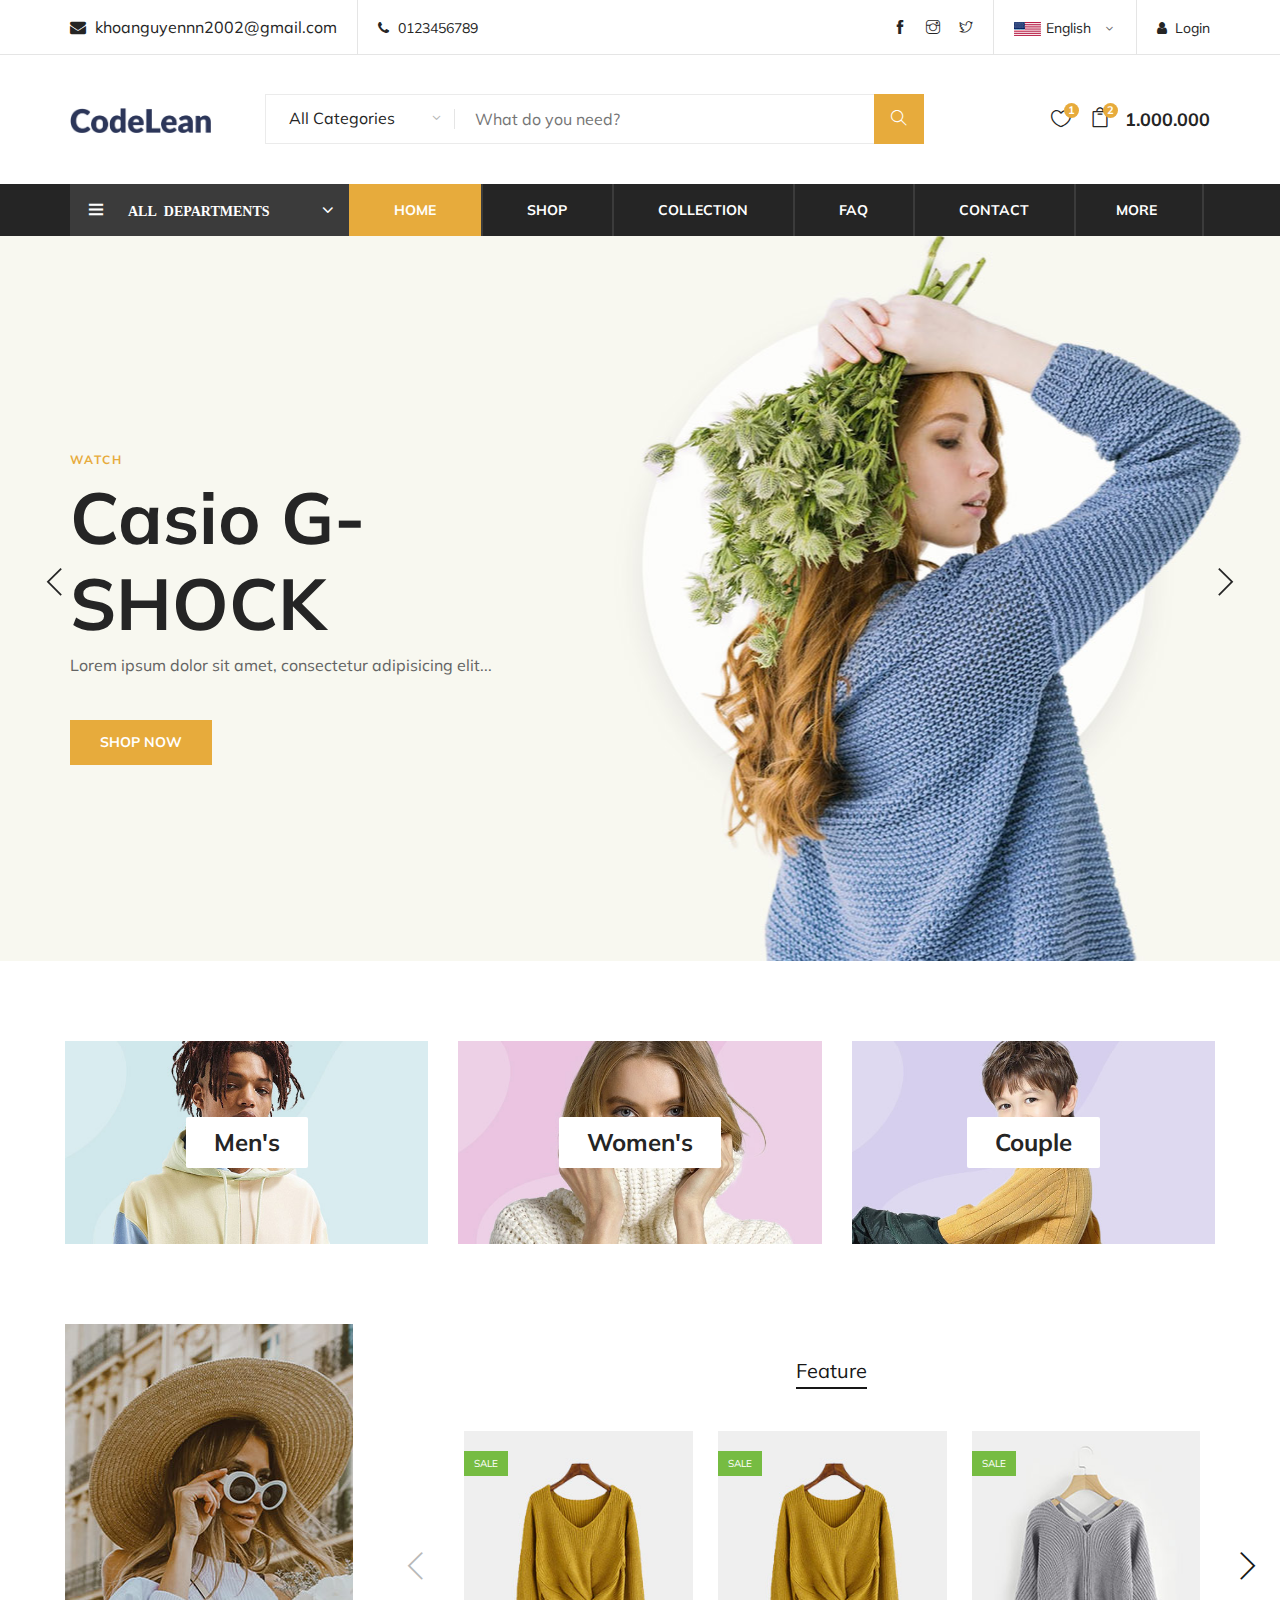
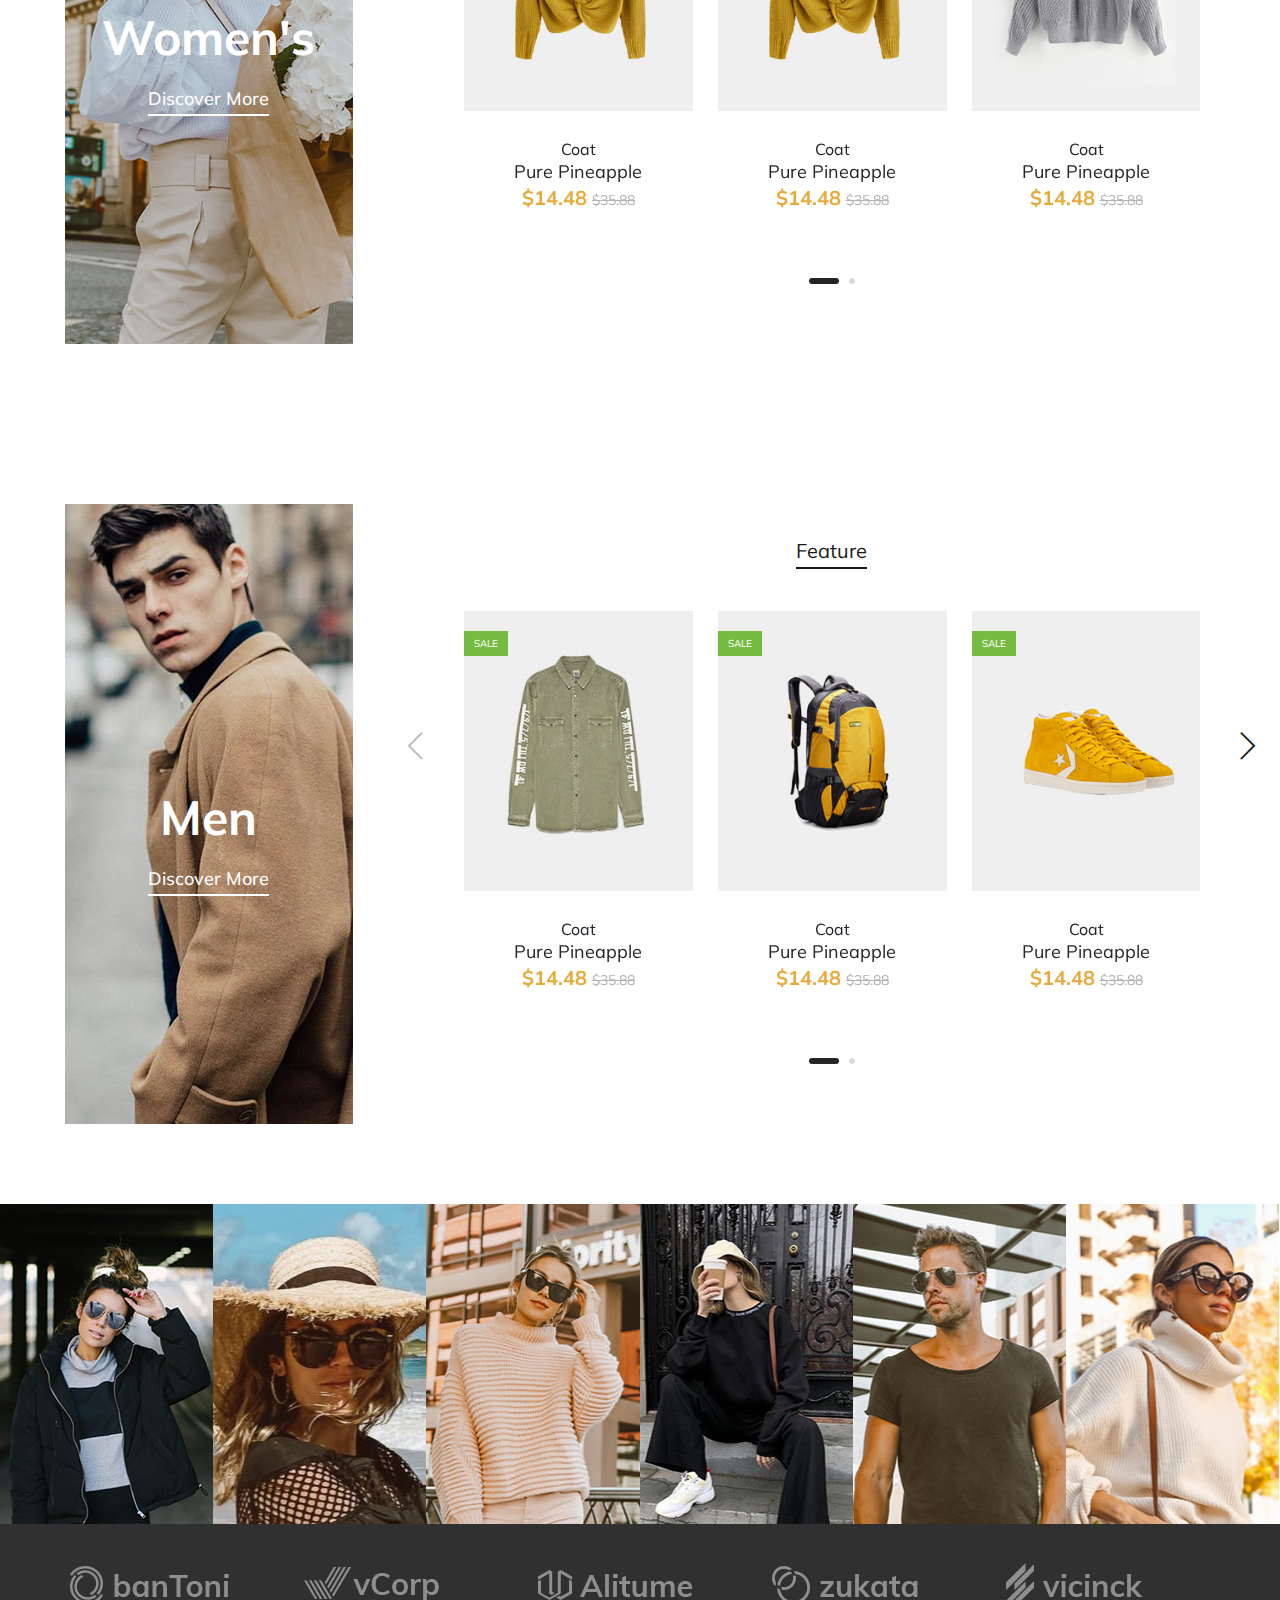
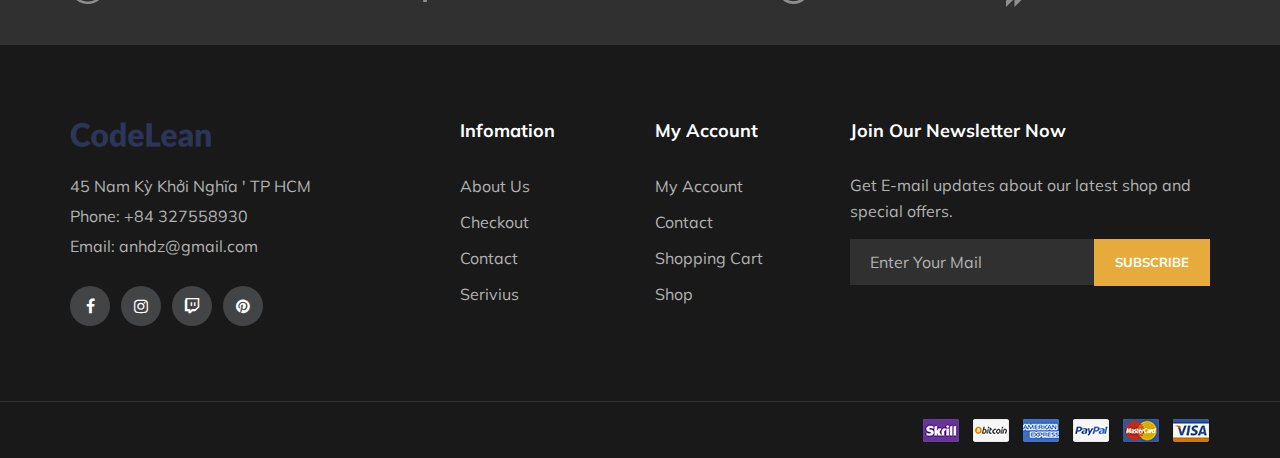
<file: CodeLean.vn DesignWeb Resources/index.html>
<!DOCTYPE html>
<html lang="zxx">

<head>
    <meta charset="UTF-8">
    <meta name="description" content="codelean Template">
    <meta name="keywords" content="codelean, unica, creative, html">
    <meta name="viewport" content="width=device-width, initial-scale=1.0">
    <meta http-equiv="X-UA-Compatible" content="ie=edge">
    <title>CodeLean | Template</title>

    <!-- Google Font -->
    <link href="https://fonts.googleapis.com/css?family=Muli:300,400,500,600,700,800,900&display=swap" rel="stylesheet">

    <!-- Css Styles -->
    <link rel="stylesheet" href="css/bootstrap.min.css" type="text/css">
    <link rel="stylesheet" href="css/font-awesome.min.css" type="text/css">
    <link rel="stylesheet" href="css/themify-icons.css" type="text/css">
    <link rel="stylesheet" href="css/elegant-icons.css" type="text/css">
    <link rel="stylesheet" href="css/owl.carousel.min.css" type="text/css">
    <link rel="stylesheet" href="css/nice-select.css" type="text/css">
    <link rel="stylesheet" href="css/jquery-ui.min.css" type="text/css">
    <link rel="stylesheet" href="css/slicknav.min.css" type="text/css">
    <link rel="stylesheet" href="css/style.css" type="text/css">
</head>

<body>
    <!-- Start coding here -->

     <!-- Page Preloader -->
<div id ="preloader">
    <div class = "loader"></div>
</div>
<!-- Header Section Begin-->
<header class ="header-section">
    <div class ="header-top">
<div class="container"><div class="ht-left">
    <div class="mail-service">
        <i class ="fa fa-envelope"></i>
    khoanguyennn2002@gmail.com
    </div>
    <div class="phone-service">
        <i class ="fa fa-phone"></i>
    0123456789
    </div>
    
    
</div>
<div class="ht-right">
    <a href="login.html" class="login-panel"><i class="fa fa-user"></i>Login</a>
    <div class="lan-selector">
        <select class="language_drop" name="countries" id="countries" style="width: 300px;">
        <option value="yt" data-image="img/flag-1.jpg" data-imagecss="flag yt" data-title="English">
            English

        </option>
        <option value="yt" data-image="img/flag-1.jpg" data-imagecss="flag yt" data-title="Việt Nam">
            Việt Nam

        </option>
    </select>
    </div>
<div class="top-social">
    <a href="#"><i class="ti-facebook"></i></a>
    <a href="#"><i class="ti-instagram"></i></a>
    <a href="#"><i class="ti-twitter"></i></a>
  
    

</div>


</div>


</div>
    </div>
    <div class= "container">
<div class="inner-header">
    <div class="row">
        <div class="col-lg-2 col-md-2">
            <div class="logo"><a href="index.html"><img src="img/logo.png" height="25" alt=""></a>
            </div>
        </div>
        <div class="col-lg-7 col-md-7">
            <div class="advanced-search">
            <button type="button" class="category-btn">All Categories</button>
            <div class="input-group">
                <input type="text" placeholder="What do you need?">
                <button type="button" ><i class="ti-search"></i></button>
            </div>
        </div>
        </div>
        <div class="col-lg-3 col-md-3 text-right">
            <ul class="nav-right">
                <li class="heart-icon">
                    <a href="#"><i class="icon_heart_alt"></i>
                        <span>1</span>
                    </a>
                </li>
                <li class="cart-icon">
                    <a href="#"><i class="icon_bag_alt"></i>
                        <span>2</span>
                    </a>
                    <div class="cart-hover">
                        <div class="select-items">
                            <table>
                            <tbody>
                                <tr>
                                    <td class="si-pic"><img src="Gsockpic/2.jpg" height="100" alt=""></td>
                                     <td class="si-text">
                                    <div class="product-select">
                                        <p>100.000 vnđ x 1</p>
                                        <h6>casio gshock</h6>
                                    </div>
                                </td>
                             <td class="si-close">
                                <i class="si-close"></i>
                             </td>
                             <tr><td class="si-pic"><img src="Gsockpic/2.jpg" height="100" alt=""></td>
                                <td class="si-text">
                                    <div class="product-select">
                                        <p>100.000 vnđ x 1</p>
                                        <h6>casio gshock</h6>
                                    </div>
                                </td>
                             <td class="si-close">
                                <i class="si-close"></i>
                             </td>

                            </tr>

                            </tr> </tbody></table>
                        </div>
                        <div class="selected-total">
                            <span>total:</span>
                            <h5>5.000.000</h5>
                        </div>
                        <div class="select-button">
                            <a href="shopping-cart.html" class="primary-btn view-card">VIEW CART</a>
                            <a href="check-out.html" class="primary-btn check-out">CHECK OUT</a>
                        </div>
                        <li class="cart-price">1.000.000</li>
                    </div>
                </li>
            </ul>
        </div>
    </div>
</div>
    </div>

    <div class="nav-item">
        <div class="container">
            <div class="nav-depart">
                <div class="depart-btn">
                    <i class="ti-menu">
                    <span>All Departments</span>
                    <ul class="depart-hover">
                        <li class="active"><a href="#">Men's watch</a></li>
                        <li><a href="#">Women's watch</a></li>
                        <li><a href="#">Couple watch</a></li>
                    </ul>
                    </i>
                </div>
            </div>
            <nav class="nav-menu mobile-menu">

               <ul>
                <li class="active"><a href="">Home</a></li>
                <li><a href="shop.html">Shop</a></li>
                <li><a href="">Collection</a>
                    <ul class="dropdown">
                       <li><a href="">Series G-SHOCK S</a></li>
                       <li><a href="">MILITARY WATCHES</a></li>
                       <li><a href="">SOLAR POWERED</a></li>
                    </ul>
                </li>
           
                <li><a href="">FAQ</a></li>
                <li><a href="">Contact</a>
                <li><a href="">More</a>
                <ul class="dropdown">
                    <li><a href="">Shopping Cart</a></li>
                    <li><a href="">Checkout</a></li>
                    <li><a href="">Resister</a></li>
                  
                </ul>
                </li>
              
               </ul>
            </nav>
            <div id="mobile-menu-warp"></div>
        </div>
    </div>
</header>
<!-- Header Section End-->

<!-- Hero Section begin-->
<section>
    <div class="hero-section">
        <div class="hero-items owl-carousel">
            <div class="single-hero-items set-bg" data-setbg="img/hero-1.jpg">
                <div class="container">
                    <div class="row">
                        <div class="col-lg-5">
                            <span>
                               watch
                            </span>
                            <h1>Casio G-SHOCK</h1>
                            <p>
                                Lorem ipsum dolor sit amet, consectetur adipisicing elit...
                            </p>
                            <a href="#" class="primary-btn">Shop Now</a>
                        </div>
                    </div>
                  
                </div>
            </div>
            <div class="single-hero-items set-bg" data-setbg="img/hero-2.jpg">
                <div class="container">
                    <div class="row">
                        <div class="col-lg-5">
                            <span>
                                watch
                             </span>
                             <h1>Casio G-SHOCK</h1>
                            <p>
                                Lorem ipsum dolor sit amet, consectetur adipisicing elit...
                            </p>
                            <a href="#" class="primary-btn">Shop Now</a>
                        </div>
                    </div>
                
                </div>
            </div>
        </div>
    </div>
</section>
<!-- Hero Section end-->
<!-- Banner Section begin-->
<div class="banner-section spad">
    <div class="container-fluid">
        <div class="row">
            <div class="col-lg-4">
                <div class="single-banner">
                    <img src="img/banner-1.jpg" alt="">
                    <div class="inner-text">
                        <h4>Men's</h4>
                    </div>
                </div>
            </div>
            <div class="col-lg-4">
                <div class="single-banner">
                    <img src="img/banner-2.jpg" alt="">
                    <div class="inner-text">
                        <h4>Women's</h4>
                    </div>
                </div>
            </div>
            <div class="col-lg-4">
                <div class="single-banner">
                    <img src="img/banner-3.jpg" alt="">
                    <div class="inner-text">
                        <h4>Couple</h4>
                    </div>
                </div>
            </div>
        </div>
    </div>
</div>
<!-- Banner Section end-->
<!-- Women Banner Section begin-->
<section class="women-banner spad">
    <div class="container-fluid">
        <div class="row">
            <div class="col-lg-3">
                <div class="product-large set-bg" data-setbg="img/products/women-large.jpg">
                    <h2>Women's</h2>
                    <a href="#">Discover More</a>
                </div>
            </div>
            <div class="col-lg-8 offset-lg-1">
                <div class="filter-control">
                    <ul>
                        <li class="active">Feature</li>
                     
                    </ul>
                </div>
                <div class="product-slider owl-carousel">
                    <div class="product-item">
                        <div class="pi-pic">
                            <img src="img/products/women-1.jpg" alt="">
                            <div class="sale">Sale</div>
                            <div class="icon">
                                <i class="icon_hert_alt"></i>
                            </div>
                            <ul>
                                <li class="w-icon active"><a href=""><i class="icon_bag_alt"></i></a></li>
                                <li class="quick-view"><a href="product.html">+ Quick View</a></li>
                                <li class="w-icon"><a href=""><i class="fa fa-ramdom"></i></a></li>
                            </ul>
                        </div>
                        <div class="pi-text">
                            <div class="caragory-name">Coat</div>
                            <a href="">
                                <h5>
                                    Pure Pineapple
                                </h5>
                            </a>
                            <div class="product-price">
                                $14.48
                                <span>$35.88</span>
                            </div>
                        </div>
                    </div>
                    <div class="product-item">
                        <div class="pi-pic">
                            <img src="img/products/women-1.jpg" alt="">
                            <div class="sale">Sale</div>
                            <div class="icon">
                                <i class="icon_hert_alt"></i>
                            </div>
                            <ul>
                                <li class="w-icon active"><a href=""><i class="icon_bag_alt"></i></a></li>
                                <li class="quick-view"><a href="product.html">+ Quick View</a></li>
                                <li class="w-icon"><a href=""><i class="fa fa-ramdom"></i></a></li>
                            </ul>
                        </div>
                        <div class="pi-text">
                            <div class="caragory-name">Coat</div>
                            <a href="">
                                <h5>
                                    Pure Pineapple
                                </h5>
                            </a>
                            <div class="product-price">
                                $14.48
                                <span>$35.88</span>
                            </div>
                        </div>
                    </div>
                    <div class="product-item">
                        <div class="pi-pic">
                            <img src="img/products/women-3.jpg" alt="">
                            <div class="sale">Sale</div>
                            <div class="icon">
                                <i class="icon_hert_alt"></i>
                            </div>
                            <ul>
                                <li class="w-icon active"><a href=""><i class="icon_bag_alt"></i></a></li>
                                <li class="quick-view"><a href="product.html">+ Quick View</a></li>
                                <li class="w-icon"><a href=""><i class="fa fa-ramdom"></i></a></li>
                            </ul>
                        </div>
                        <div class="pi-text">
                            <div class="caragory-name">Coat</div>
                            <a href="">
                                <h5>
                                    Pure Pineapple
                                </h5>
                            </a>
                            <div class="product-price">
                                $14.48
                                <span>$35.88</span>
                            </div>
                        </div>
                    </div>
                    <div class="product-item">
                        <div class="pi-pic">
                            <img src="img/products/women-2.jpg" alt="">
                            <div class="sale">Sale</div>
                            <div class="icon">
                                <i class="icon_hert_alt"></i>
                            </div>
                            <ul>
                                <li class="w-icon active"><a href=""><i class="icon_bag_alt"></i></a></li>
                                <li class="quick-view"><a href="product.html">+ Quick View</a></li>
                                <li class="w-icon"><a href=""><i class="fa fa-ramdom"></i></a></li>
                            </ul>
                        </div>
                        <div class="pi-text">
                            <div class="caragory-name">Coat</div>
                            <a href="">
                                <h5>
                                    Pure Pineapple
                                </h5>
                            </a>
                            <div class="product-price">
                                $14.48
                                <span>$35.88</span>
                            </div>
                        </div>
                    </div>
                </div>
            </div>
        </div>
    </div>
</section>
<!-- Women Banner Section end-->

<!-- Man Banner Section begin-->
<section class="man-banner spad">
    <div class="container-fluid">
        <div class="row">
            <div class="col-lg-3">
                <div class="product-large set-bg" data-setbg="img/products/man-large.jpg">
                    <h2>Men</h2>
                    <a href="#">Discover More</a>
                </div>
            </div>
            <div class="col-lg-8 offset-lg-1">
                <div class="filter-control">
                    <ul>
                        <li class="active">Feature</li>
                      
                    </ul>
                </div>
                <div class="product-slider owl-carousel">
                    <div class="product-item">
                        <div class="pi-pic">
                            <img src="img/products/man-4.jpg" alt="">
                            <div class="sale">Sale</div>
                            <div class="icon">
                                <i class="icon_hert_alt"></i>
                            </div>
                            <ul>
                                <li class="w-icon active"><a href=""><i class="icon_bag_alt"></i></a></li>
                                <li class="quick-view"><a href="product.html">+ Quick View</a></li>
                                <li class="w-icon"><a href=""><i class="fa fa-ramdom"></i></a></li>
                            </ul>
                        </div>
                        <div class="pi-text">
                            <div class="caragory-name">Coat</div>
                            <a href="">
                                <h5>
                                    Pure Pineapple
                                </h5>
                            </a>
                            <div class="product-price">
                                $14.48
                                <span>$35.88</span>
                            </div>
                        </div>
                    </div>
                    <div class="product-item">
                        <div class="pi-pic">
                            <img src="img/products/man-1.jpg" alt="">
                            <div class="sale">Sale</div>
                            <div class="icon">
                                <i class="icon_hert_alt"></i>
                            </div>
                            <ul>
                                <li class="w-icon active"><a href=""><i class="icon_bag_alt"></i></a></li>
                                <li class="quick-view"><a href="product.html">+ Quick View</a></li>
                                <li class="w-icon"><a href=""><i class="fa fa-ramdom"></i></a></li>
                            </ul>
                        </div>
                        <div class="pi-text">
                            <div class="caragory-name">Coat</div>
                            <a href="">
                                <h5>
                                    Pure Pineapple
                                </h5>
                            </a>
                            <div class="product-price">
                                $14.48
                                <span>$35.88</span>
                            </div>
                        </div>
                    </div>
                    <div class="product-item">
                        <div class="pi-pic">
                            <img src="img/products/man-2.jpg" alt="">
                            <div class="sale">Sale</div>
                            <div class="icon">
                                <i class="icon_hert_alt"></i>
                            </div>
                            <ul>
                                <li class="w-icon active"><a href=""><i class="icon_bag_alt"></i></a></li>
                                <li class="quick-view"><a href="product.html">+ Quick View</a></li>
                                <li class="w-icon"><a href=""><i class="fa fa-ramdom"></i></a></li>
                            </ul>
                        </div>
                        <div class="pi-text">
                            <div class="caragory-name">Coat</div>
                            <a href="">
                                <h5>
                                    Pure Pineapple
                                </h5>
                            </a>
                            <div class="product-price">
                                $14.48
                                <span>$35.88</span>
                            </div>
                        </div>
                    </div>
                    <div class="product-item">
                        <div class="pi-pic">
                            <img src="img/products/man-3.jpg" alt="">
                            <div class="sale">Sale</div>
                            <div class="icon">
                                <i class="icon_hert_alt"></i>
                            </div>
                            <ul>
                                <li class="w-icon active"><a href=""><i class="icon_bag_alt"></i></a></li>
                                <li class="quick-view"><a href="product.html">+ Quick View</a></li>
                                <li class="w-icon"><a href=""><i class="fa fa-ramdom"></i></a></li>
                            </ul>
                        </div>
                        <div class="pi-text">
                            <div class="caragory-name">Coat</div>
                            <a href="">
                                <h5>
                                    Pure Pineapple
                                </h5>
                            </a>
                            <div class="product-price">
                                $14.48
                                <span>$35.88</span>
                            </div>
                        </div>
                    </div>
                </div>
            </div>
        </div>
    </div>
</section>
<!-- Man Banner Section end-->
<!-- Instagram Section begin-->
<div class="instagram-photo">
    <div class="insta-item set-bg" data-setbg="img/insta-1.jpg">
        <div class="inside-text">
            <i class="ti-instagram"></i>
            <h5><a href="#">CaoThang_Collection</a></h5>
        </div>
    </div>
    <div class="insta-item set-bg" data-setbg="img/insta-2.jpg">
        <div class="inside-text">
            <i class="ti-instagram"></i>
            <h5><a href="#">CaoThang_Collection</a></h5>
        </div>
    </div>
    <div class="insta-item set-bg" data-setbg="img/insta-3.jpg">
        <div class="inside-text">
            <i class="ti-instagram"></i>
            <h5><a href="#">CaoThang_Collection</a></h5>
        </div>
    </div>
    <div class="insta-item set-bg" data-setbg="img/insta-4.jpg">
        <div class="inside-text">
            <i class="ti-instagram"></i>
            <h5><a href="#">CaoThang_Collection</a></h5>
        </div>
    </div>
    <div class="insta-item set-bg" data-setbg="img/insta-5.jpg">
        <div class="inside-text">
            <i class="ti-instagram"></i>
            <h5><a href="#">CaoThang_Collection</a></h5>
        </div>
    </div>
    <div class="insta-item set-bg" data-setbg="img/insta-6.jpg">
        <div class="inside-text">
            <i class="ti-instagram"></i>
            <h5><a href="#">CaoThang_Collection</a></h5>
        </div>
    </div>
</div>
<!-- Instagram Section end-->

<!-- parner logo Section begin-->
    <div class="partner-logo">
    <div class="container">
        <div class="logo-carousel owl-carousel">
            <div class="logo-item">
                <div class="tablecell-inner">
                    <img src="img/logo-carousel/logo-1.png">
                </div>
            </div>
            <div class="logo-item">
                <div class="tablecell-inner">
                    <img src="img/logo-carousel/logo-2.png">
                </div>
            </div>
            <div class="logo-item">
                <div class="tablecell-inner">
                    <img src="img/logo-carousel/logo-3.png">
                </div>
            </div>
            <div class="logo-item">
                <div class="tablecell-inner">
                    <img src="img/logo-carousel/logo-4.png">
                </div>
            </div>
            <div class="logo-item">
                <div class="tablecell-inner">
                    <img src="img/logo-carousel/logo-5.png">
                </div>
            </div>
        </div>
    </div>
    </div>
    <!-- parner logo Section end-->
    <!-- footter Section begin-->
    <footer class="footer-section">

        <div class="container">
            <div class="row">
                <div class="col-lg-3">
                    <div class="footer-left">
                        <div class="footer-logo">
                            <a href="index.html">
                                <img src="img/footer-logo.png" height="25" alt="">
                            </a>
                        </div>
                        <ul>
                            <li>45 Nam Kỳ Khởi Nghĩa ' TP HCM</li>
                            <li>Phone: +84 327558930</li>
                            <li>Email: anhdz@gmail.com </li>
                        </ul>
                        <div class="footer-social">
                            <a href="#"><i class="fa fa-facebook"></i></a>
                            <a href="#"><i class="fa fa-instagram"></i></a>
                            <a href="#"><i class="fa fa-twitch"></i></a>
                            <a href="#"><i class="fa fa-pinterest"></i></a>
                        </div>
                    </div>
                </div>
                <div class="col-lg-2 offset-lg-1">
                    <div class="footer-widget">
                        <h5>
                            Infomation
                        </h5>
                        <ul>
                            <li><a href="">About Us</a></li>
                            <li><a href="">Checkout</a></li>
                            <li><a href="">Contact</a></li>
                            <li><a href="">Serivius</a></li>
                        </ul>
                    </div>
                </div>
                <div class="col-lg-2">
                    <div class="footer-widget">
                        <h5>
                            My Account
                        </h5>
                        <ul>
                            <li><a href="">My Account</a></li>
                            <li><a href="">Contact</a></li>
                            <li><a href="">Shopping Cart</a></li>
                            <li><a href="">Shop</a></li>
                        </ul>
                    </div>
                </div>
                <div class="col-lg-4">
                    <div class="newslatter-item">
                        <h5>
                            Join Our Newsletter Now
                        </h5>
                        <p>
                            Get E-mail updates about our latest shop and special offers.
                        </p>
                        <form action="#" class="subscribe-form">
                            <input type="text" placeholder="Enter Your Mail">
                            <button type="button">Subscribe</button>
                        </form>
                    </div>
                </div>
            </div>
        </div>
        <div class="copyright-reserved">
            <div class="container">
                <div class="row">
                    <div class="col-lg-12">
                        <div class="copyright-text">
                            <script>document.write(new date().getFullYear());</script> 
                        </div>
                        <div class="payment-pic">
                            <img src="img/payment-method.png" alt="">

                        </div>
                    </div>
                </div>
            </div>
        </div>
    </footer>
    <!-- footer Section end-->

    <!-- Js Plugins -->
    <script src="js/jquery-3.3.1.min.js"></script>
    <script src="js/bootstrap.min.js"></script>
    <script src="js/jquery-ui.min.js"></script>
    <script src="js/jquery.countdown.min.js"></script>
    <script src="js/jquery.nice-select.min.js"></script>
    <script src="js/jquery.zoom.min.js"></script>
    <script src="js/jquery.dd.min.js"></script>
    <script src="js/jquery.slicknav.js"></script>
    <script src="js/owl.carousel.min.js"></script>
    <script src="js/main.js"></script>
</body>

</html>
</file>
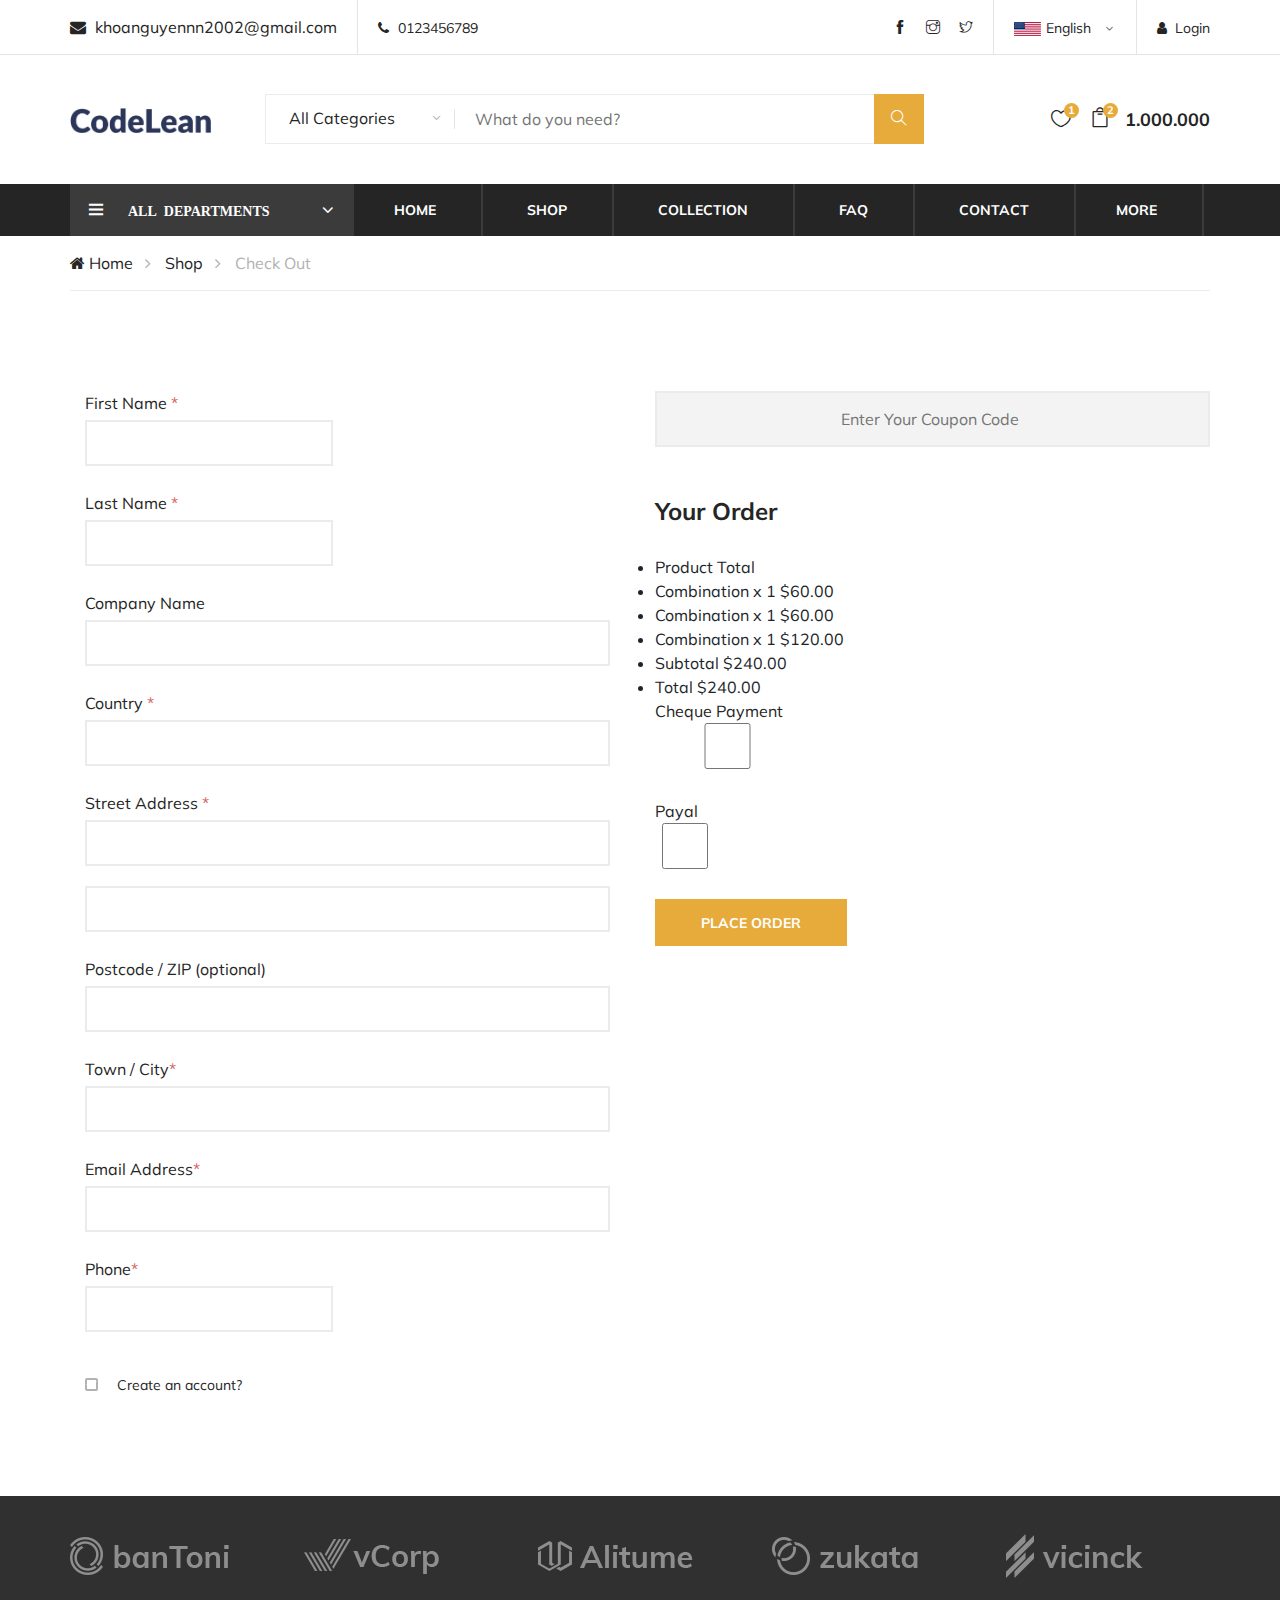
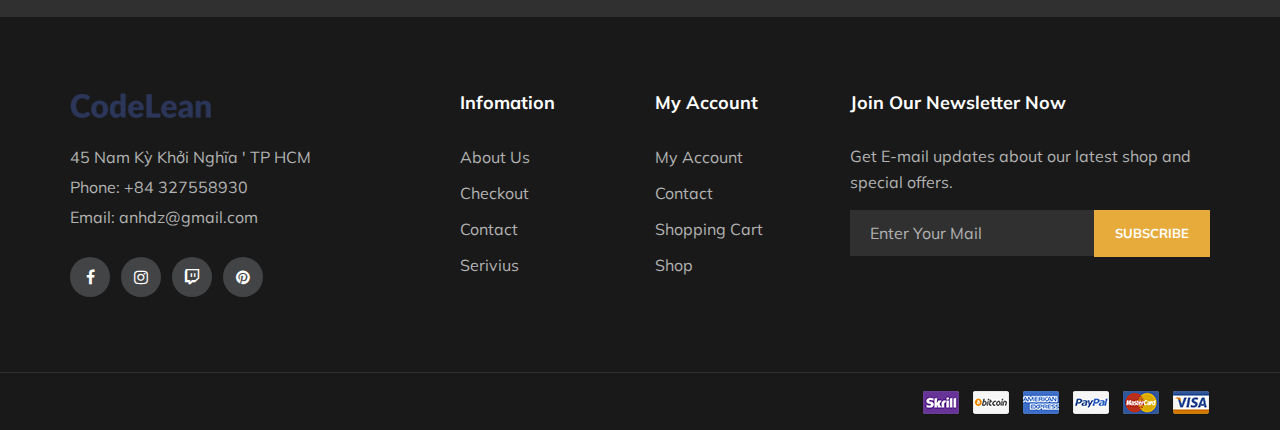
<file: CodeLean.vn DesignWeb Resources/check-out.html>
<!DOCTYPE html>
<html lang="zxx">

<head>
    <meta charset="UTF-8">
    <meta name="description" content="codelean Template">
    <meta name="keywords" content="codelean, unica, creative, html">
    <meta name="viewport" content="width=device-width, initial-scale=1.0">
    <meta http-equiv="X-UA-Compatible" content="ie=edge">
    <title>CodeLean | Template</title>

    <!-- Google Font -->
    <link href="https://fonts.googleapis.com/css?family=Muli:300,400,500,600,700,800,900&display=swap" rel="stylesheet">

    <!-- Css Styles -->
    <link rel="stylesheet" href="css/bootstrap.min.css" type="text/css">
    <link rel="stylesheet" href="css/font-awesome.min.css" type="text/css">
    <link rel="stylesheet" href="css/themify-icons.css" type="text/css">
    <link rel="stylesheet" href="css/elegant-icons.css" type="text/css">
    <link rel="stylesheet" href="css/owl.carousel.min.css" type="text/css">
    <link rel="stylesheet" href="css/nice-select.css" type="text/css">
    <link rel="stylesheet" href="css/jquery-ui.min.css" type="text/css">
    <link rel="stylesheet" href="css/slicknav.min.css" type="text/css">
    <link rel="stylesheet" href="css/style.css" type="text/css">
</head>

<body>
    <!-- Start coding here -->
    <!-- Page Preloder -->
    <div id="preloader">
        <div class="loader"></div>
    </div>

    <!-- Header Section Begin-->
    <header class="header-section">
        <div class="header-top">
            <div class="container">
                <div class="ht-left">
                    <div class="mail-service">
                        <i class="fa fa-envelope"></i>
                        khoanguyennn2002@gmail.com
                    </div>
                    <div class="phone-service">
                        <i class="fa fa-phone"></i>
                        0123456789
                    </div>


                </div>
                <div class="ht-right">
                    <a href="login.html" class="login-panel"><i class="fa fa-user"></i>Login</a>
                    <div class="lan-selector">
                        <select class="language_drop" name="countries" id="countries" style="width: 300px;">
                            <option value="yt" data-image="img/flag-1.jpg" data-imagecss="flag yt" data-title="English">
                                English

                            </option>
                            <option value="yt" data-image="img/flag-1.jpg" data-imagecss="flag yt" data-title="Việt Nam">
                                Việt Nam

                            </option>
                        </select>
                    </div>
                    <div class="top-social">
                        <a href="#"><i class="ti-facebook"></i></a>
                        <a href="#"><i class="ti-instagram"></i></a>
                        <a href="#"><i class="ti-twitter"></i></a>



                    </div>


                </div>


            </div>
        </div>
        <div class="container">
            <div class="inner-header">
                <div class="row">
                    <div class="col-lg-2 col-md-2">
                        <div class="logo">
                            <a href="index.html"><img src="img/logo.png" height="25" alt=""></a>
                        </div>
                    </div>
                    <div class="col-lg-7 col-md-7">
                        <div class="advanced-search">
                            <button type="button" class="category-btn">All Categories</button>
                            <div class="input-group">
                                <input type="text" placeholder="What do you need?">
                                <button type="button"><i class="ti-search"></i></button>
                            </div>
                        </div>
                    </div>
                    <div class="col-lg-3 col-md-3 text-right">
                        <ul class="nav-right">
                            <li class="heart-icon">
                                <a href="#">
                                    <i class="icon_heart_alt"></i>
                                    <span>1</span>
                                </a>
                            </li>
                            <li class="cart-icon">
                                <a href="#">
                                    <i class="icon_bag_alt"></i>
                                    <span>2</span>
                                </a>
                                <div class="cart-hover">
                                    <div class="select-items">
                                        <table>
                                            <tbody>
                                                <tr>
                                                    <td class="si-pic"><img src="Gsockpic/2.jpg" height="100" alt=""></td>
                                                    <td class="si-text">
                                                        <div class="product-select">
                                                            <p>100.000 vnđ x 1</p>
                                                            <h6>casio gshock</h6>
                                                        </div>
                                                    </td>
                                                    <td class="si-close">
                                                        <i class="si-close"></i>
                                                    </td>
                                                <tr>
                                                    <td class="si-pic"><img src="Gsockpic/2.jpg" height="100" alt=""></td>
                                                    <td class="si-text">
                                                        <div class="product-select">
                                                            <p>100.000 vnđ x 1</p>
                                                            <h6>casio gshock</h6>
                                                        </div>
                                                    </td>
                                                    <td class="si-close">
                                                        <i class="si-close"></i>
                                                    </td>

                                                </tr>

                                                </tr>
                                            </tbody>
                                        </table>
                                    </div>
                                    <div class="selected-total">
                                        <span>total:</span>
                                        <h5>5.000.000</h5>
                                    </div>
                                    <div class="select-button">
                                        <a href="shopping-cart.html" class="primary-btn view-card">VIEW CART</a>
                                        <a href="check-out.html" class="primary-btn check-out">CHECK OUT</a>
                                    </div>
                            <li class="cart-price">1.000.000</li>
                    </div>
                    </li>
                    </ul>
                </div>
            </div>
        </div>
        </div>

        <div class="nav-item">
            <div class="container">
                <div class="nav-depart">
                    <div class="depart-btn">
                        <i class="ti-menu">
                            <span>All Departments</span>
                            <ul class="depart-hover">
                                <li class="active"><a href="#">Men's watch</a></li>
                                <li><a href="#">Women's watch</a></li>
                                <li><a href="#">Couple watch</a></li>
                            </ul>
                        </i>
                    </div>
                </div>
                <nav class="nav-menu mobile-menu">

                    <ul>
                        <li><a href="index.html">Home</a></li>
                        <li class"active"><a href="shop.html">Shop</a></li>
                        <li>
                            <a href="">Collection</a>
                            <ul class="dropdown">
                                <li><a href="">Series G-SHOCK S</a></li>
                                <li><a href="">MILITARY WATCHES</a></li>
                                <li><a href="">SOLAR POWERED</a></li>
                            </ul>
                        </li>

                        <li><a href="">FAQ</a></li>
                        <li><a href="">Contact</a>
                        <li>
                            <a href="">More</a>
                            <ul class="dropdown">
                                <li><a href="">Shopping Cart</a></li>
                                <li><a href="">Checkout</a></li>
                                <li><a href="">Resister</a></li>

                            </ul>
                        </li>

                    </ul>
                </nav>
                <div id="mobile-menu-warp"></div>
            </div>
        </div>
    </header>
    <!-- Header Section End-->

    <!-- -->

    <!-- Breadcrumb Section Begin -->
    <div class="breacrumb-section">
        <div class="container">
            <div class="row">
                <div class="col-lg-12">
                    <div class="breadcrumb-text">
                        <a href="./index.html"><i class="fa fa-home"></i> Home</a>
                        <a href="./shop.html">Shop</a>
                        <span> Check Out </span>
                    </div>
                </div>
            </div>
        </div>
    </div>
    <!-- Breadcrumb Section End -->

    <!-- Shopping Cart Section Begin -->
    <div class="check-out-section spad">
        <div class="container">
            <form action="#" class="checkout-form">
                <div class="row">
                    <div class="col-lg-6">
                        <div class="checkout-content>
                            <a href="login.html" class="content-btn> Click Here To Login</a>
                        </div>
                        <h4>Biiling Detail</h4>
                        <div class="row">
                            <div class="col-lg-6">
                                <label for="fir">First Name <span>*</span></label>
                                <input type="text" id="fir">
                            </div>
                            <div class="col-lg-6">
                                <label for="last">Last Name <span>*</span></label>
                                <input type="text" id="last">
                            </div>
                            <div class="col-lg-12">
                                <label for="cun-name">Company Name</label>
                                <input type="text" id="cun-name">
                            </div>
                            <div class="col-lg-12">
                                <label for="cun">Country <span>*</span></label>
                                <input type="text" id="cun">
                            </div>
                            <div class="col-lg-12">
                                <label for="street">Street Address <span>*</span></label>
                                <input type="text" id="street" class="street-first">
                                <input type="text">
                            </div>
                            <div class="col-lg-12">
                                <label for="zip">Postcode / ZIP (optional) </label>
                                <input type="text" id="zip">
                            </div>
                            <div class="col-lg-12">
                                <label for="town">Town / City<span>*</span></label>
                                <input type="text" id="town">
                            </div>
                            <div class="col-lg-12">
                                <label for="email">Email Address<span>*</span></label>
                                <input type="text" id="email">
                            </div>
                            <div class="col-lg-6">
                                <label for="phone">Phone<span>*</span></label>
                                <input type="text" id="phone">
                            </div>
                            <div class="col-lg-12">
                                <div class="create-item">
                                    <label>
                                        Create an account?
                                        <input type="checkbox" id="acc-create" />
                                        <span class="checkmark"></span>
                                    </label>
                                </div>
                            </div>

                        </div>
                    </div>
                    <div class="col-lg-6">
                        <div class="checkout-content">
                            <input type="text" placeholder="Enter Your Coupon Code" />
                        </div>
                        <div class="place-oder">
                            <h4>Your Order</h4>
                            <div class="order-total">
                                <ul class="order-table">
                                    <li>Product <span>Total</span></li>
                                    <li class="fw-normal">Combination x 1 <span>$60.00</span></li>
                                    <li class="fw-normal">Combination x 1 <span>$60.00</span></li>
                                    <li class="fw-normal">Combination x 1 <span>$120.00</span></li>
                                    <li class="fw-normal">Subtotal <span>$240.00</span></li>
                                    <li class="total-price">Total <span>$240.00</span></li>
                                </ul>
                                <div class="payment-check">
                                    <div class="pc-item">
                                        <label for="pc-check">
                                            Cheque Payment
                                            <input type="checkbox" id="pc-check" />
                                            <span class="checkmark"></span>
                                        </label>
                                    </div>
                                    <div class="pc-item">
                                        <label for="pc-payal">
                                            Payal
                                            <input type="checkbox" id="pc-payal" />
                                            <span class="checkmark"></span>
                                        </label>
                                    </div>
                                </div>
                                <div class="order-btn">
                                    <button type="submit" class="site-btn place-btn">Place Order</button>
                                </div>
                            </div>
                        </div>
                    </div>
                </div>
            </form>

        </div>

    </div>
    <!-- Shopping Cart Section End -->

    <!-- Parner Logo Section Begin -->
    <div class="partner-logo">
        <div class="container">
            <div class="logo-carousel owl-carousel">
                <div class="logo-item">
                    <div class="tablecell-inner">
                        <img src="img/logo-carousel/logo-1.png">
                    </div>
                </div>
                <div class="logo-item">
                    <div class="tablecell-inner">
                        <img src="img/logo-carousel/logo-2.png">
                    </div>
                </div>
                <div class="logo-item">
                    <div class="tablecell-inner">
                        <img src="img/logo-carousel/logo-3.png">
                    </div>
                </div>
                <div class="logo-item">
                    <div class="tablecell-inner">
                        <img src="img/logo-carousel/logo-4.png">
                    </div>
                </div>
                <div class="logo-item">
                    <div class="tablecell-inner">
                        <img src="img/logo-carousel/logo-5.png">
                    </div>
                </div>
            </div>
        </div>
    </div>
    <!--  Parner Logo Section End -->

    <!-- Footer Section Begin -->
    <footer class="footer-section">

        <div class="container">
            <div class="row">
                <div class="col-lg-3">
                    <div class="footer-left">
                        <div class="footer-logo">
                            <a href="index.html">
                                <img src="img/footer-logo.png" height="25" alt="">
                            </a>
                        </div>
                        <ul>
                            <li>45 Nam Kỳ Khởi Nghĩa ' TP HCM</li>
                            <li>Phone: +84 327558930</li>
                            <li>Email: anhdz@gmail.com </li>
                        </ul>
                        <div class="footer-social">
                            <a href="#"><i class="fa fa-facebook"></i></a>
                            <a href="#"><i class="fa fa-instagram"></i></a>
                            <a href="#"><i class="fa fa-twitch"></i></a>
                            <a href="#"><i class="fa fa-pinterest"></i></a>
                        </div>
                    </div>
                </div>
                <div class="col-lg-2 offset-lg-1">
                    <div class="footer-widget">
                        <h5>
                            Infomation
                        </h5>
                        <ul>
                            <li><a href="">About Us</a></li>
                            <li><a href="">Checkout</a></li>
                            <li><a href="">Contact</a></li>
                            <li><a href="">Serivius</a></li>
                        </ul>
                    </div>
                </div>
                <div class="col-lg-2">
                    <div class="footer-widget">
                        <h5>
                            My Account
                        </h5>
                        <ul>
                            <li><a href="">My Account</a></li>
                            <li><a href="">Contact</a></li>
                            <li><a href="">Shopping Cart</a></li>
                            <li><a href="">Shop</a></li>
                        </ul>
                    </div>
                </div>
                <div class="col-lg-4">
                    <div class="newslatter-item">
                        <h5>
                            Join Our Newsletter Now
                        </h5>
                        <p>
                            Get E-mail updates about our latest shop and special offers.
                        </p>
                        <form action="#" class="subscribe-form">
                            <input type="text" placeholder="Enter Your Mail">
                            <button type="button">Subscribe</button>
                        </form>
                    </div>
                </div>
            </div>
        </div>
        <div class="copyright-reserved">
            <div class="container">
                <div class="row">
                    <div class="col-lg-12">
                        <div class="copyright-text">
                            <script>document.write(new date().getFullYear());</script>
                        </div>
                        <div class="payment-pic">
                            <img src="img/payment-method.png" alt="">

                        </div>
                    </div>
                </div>
            </div>
        </div>
    </footer>
    <!-- Footer Section End -->


    <!-- Js Plugins -->
    <script src="js/jquery-3.3.1.min.js"></script>
    <script src="js/bootstrap.min.js"></script>
    <script src="js/jquery-ui.min.js"></script>
    <script src="js/jquery.countdown.min.js"></script>
    <script src="js/jquery.nice-select.min.js"></script>
    <script src="js/jquery.zoom.min.js"></script>
    <script src="js/jquery.dd.min.js"></script>
    <script src="js/jquery.slicknav.js"></script>
    <script src="js/owl.carousel.min.js"></script>
    <script src="js/main.js"></script>


</body>

</html>
</file>
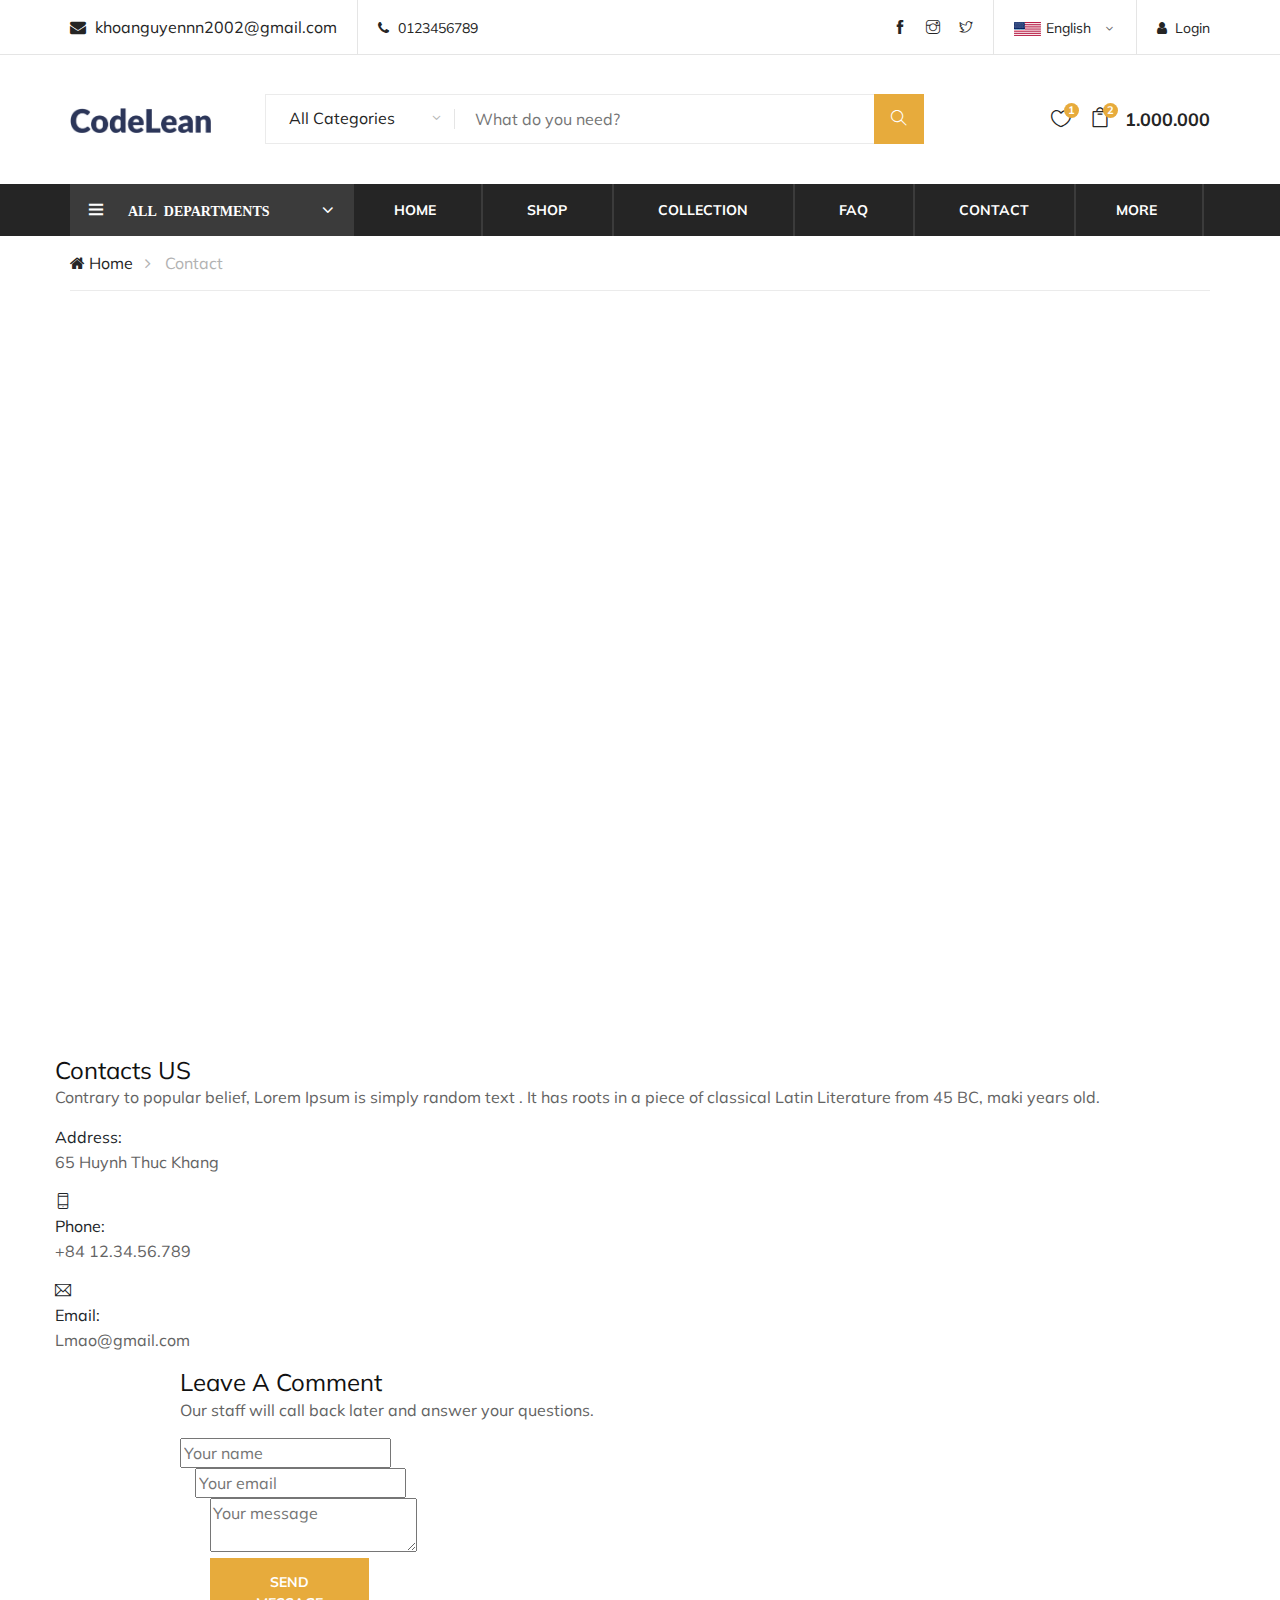
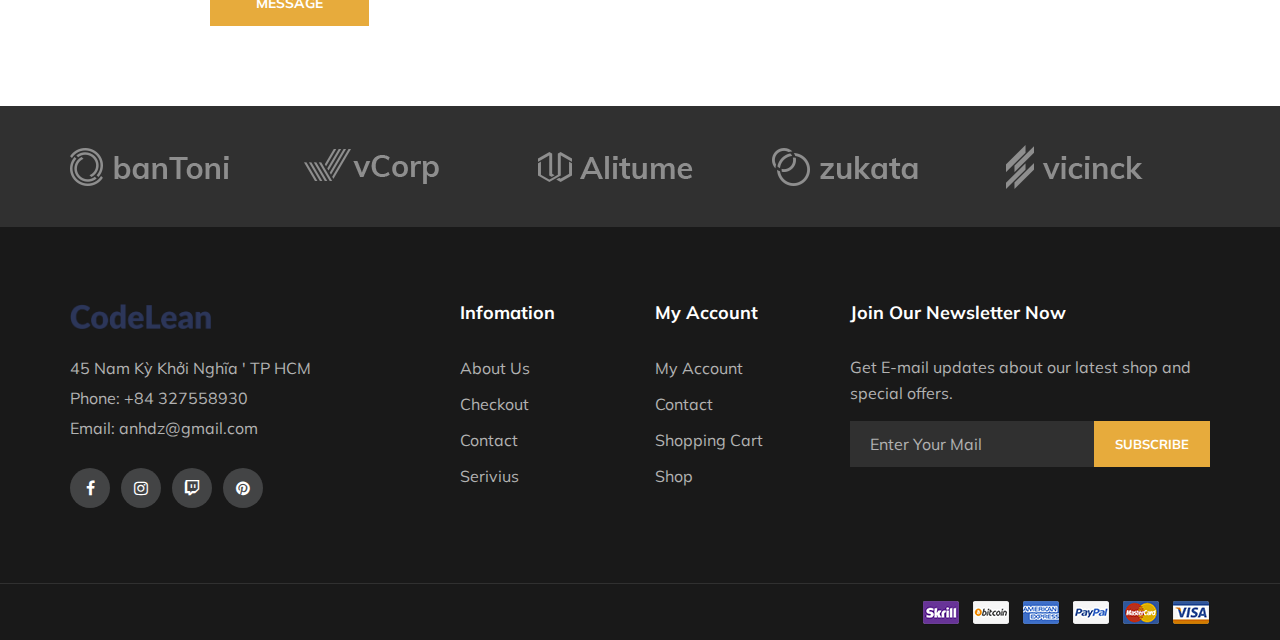
<file: CodeLean.vn DesignWeb Resources/contact.html>
<!DOCTYPE html>
<html lang="zxx">

<head>
    <meta charset="UTF-8">
    <meta name="description" content="codelean Template">
    <meta name="keywords" content="codelean, unica, creative, html">
    <meta name="viewport" content="width=device-width, initial-scale=1.0">
    <meta http-equiv="X-UA-Compatible" content="ie=edge">
    <title>CodeLean | Template</title>

    <!-- Google Font -->
    <link href="https://fonts.googleapis.com/css?family=Muli:300,400,500,600,700,800,900&display=swap" rel="stylesheet">

    <!-- Css Styles -->
    <link rel="stylesheet" href="css/bootstrap.min.css" type="text/css">
    <link rel="stylesheet" href="css/font-awesome.min.css" type="text/css">
    <link rel="stylesheet" href="css/themify-icons.css" type="text/css">
    <link rel="stylesheet" href="css/elegant-icons.css" type="text/css">
    <link rel="stylesheet" href="css/owl.carousel.min.css" type="text/css">
    <link rel="stylesheet" href="css/nice-select.css" type="text/css">
    <link rel="stylesheet" href="css/jquery-ui.min.css" type="text/css">
    <link rel="stylesheet" href="css/slicknav.min.css" type="text/css">
    <link rel="stylesheet" href="css/style.css" type="text/css">
</head>

<body>
    <!-- Start coding here -->
    <!-- Page Preloader -->
    <div id="preloader">
        <div class="loader"></div>
    </div>

    <!-- Header Section Begin-->
    <header class="header-section">
        <div class="header-top">
            <div class="container">
                <div class="ht-left">
                    <div class="mail-service">
                        <i class="fa fa-envelope"></i>
                        khoanguyennn2002@gmail.com
                    </div>
                    <div class="phone-service">
                        <i class="fa fa-phone"></i>
                        0123456789
                    </div>


                </div>
                <div class="ht-right">
                    <a href="login.html" class="login-panel"><i class="fa fa-user"></i>Login</a>
                    <div class="lan-selector">
                        <select class="language_drop" name="countries" id="countries" style="width: 300px;">
                            <option value="yt" data-image="img/flag-1.jpg" data-imagecss="flag yt" data-title="English">
                                English

                            </option>
                            <option value="yt" data-image="img/flag-1.jpg" data-imagecss="flag yt" data-title="Việt Nam">
                                Việt Nam

                            </option>
                        </select>
                    </div>
                    <div class="top-social">
                        <a href="#"><i class="ti-facebook"></i></a>
                        <a href="#"><i class="ti-instagram"></i></a>
                        <a href="#"><i class="ti-twitter"></i></a>



                    </div>


                </div>


            </div>
        </div>
        <div class="container">
            <div class="inner-header">
                <div class="row">
                    <div class="col-lg-2 col-md-2">
                        <div class="logo">
                            <a href="index.html"><img src="img/logo.png" height="25" alt=""></a>
                        </div>
                    </div>
                    <div class="col-lg-7 col-md-7">
                        <div class="advanced-search">
                            <button type="button" class="category-btn">All Categories</button>
                            <div class="input-group">
                                <input type="text" placeholder="What do you need?">
                                <button type="button"><i class="ti-search"></i></button>
                            </div>
                        </div>
                    </div>
                    <div class="col-lg-3 col-md-3 text-right">
                        <ul class="nav-right">
                            <li class="heart-icon">
                                <a href="#">
                                    <i class="icon_heart_alt"></i>
                                    <span>1</span>
                                </a>
                            </li>
                            <li class="cart-icon">
                                <a href="#">
                                    <i class="icon_bag_alt"></i>
                                    <span>2</span>
                                </a>
                                <div class="cart-hover">
                                    <div class="select-items">
                                        <table>
                                            <tbody>
                                                <tr>
                                                    <td class="si-pic"><img src="Gsockpic/2.jpg" height="100" alt=""></td>
                                                    <td class="si-text">
                                                        <div class="product-select">
                                                            <p>100.000 vnđ x 1</p>
                                                            <h6>casio gshock</h6>
                                                        </div>
                                                    </td>
                                                    <td class="si-close">
                                                        <i class="si-close"></i>
                                                    </td>
                                                <tr>
                                                    <td class="si-pic"><img src="Gsockpic/2.jpg" height="100" alt=""></td>
                                                    <td class="si-text">
                                                        <div class="product-select">
                                                            <p>100.000 vnđ x 1</p>
                                                            <h6>casio gshock</h6>
                                                        </div>
                                                    </td>
                                                    <td class="si-close">
                                                        <i class="si-close"></i>
                                                    </td>

                                                </tr>

                                                </tr>
                                            </tbody>
                                        </table>
                                    </div>
                                    <div class="selected-total">
                                        <span>total:</span>
                                        <h5>5.000.000</h5>
                                    </div>
                                    <div class="select-button">
                                        <a href="shopping-cart.html" class="primary-btn view-card">VIEW CART</a>
                                        <a href="check-out.html" class="primary-btn check-out">CHECK OUT</a>
                                    </div>
                            <li class="cart-price">1.000.000</li>
                    </div>
                    </li>
                    </ul>
                </div>
            </div>
        </div>
        </div>

        <div class="nav-item">
            <div class="container">
                <div class="nav-depart">
                    <div class="depart-btn">
                        <i class="ti-menu">
                            <span>All Departments</span>
                            <ul class="depart-hover">
                                <li class="active"><a href="#">Men's watch</a></li>
                                <li><a href="#">Women's watch</a></li>
                                <li><a href="#">Couple watch</a></li>
                            </ul>
                        </i>
                    </div>
                </div>
                <nav class="nav-menu mobile-menu">

                    <ul>
                        <li><a href="index.html">Home</a></li>
                        <li class"active"><a href="shop.html">Shop</a></li>
                        <li>
                            <a href="">Collection</a>
                            <ul class="dropdown">
                                <li><a href="">Series G-SHOCK S</a></li>
                                <li><a href="">MILITARY WATCHES</a></li>
                                <li><a href="">SOLAR POWERED</a></li>
                            </ul>
                        </li>

                        <li><a href="">FAQ</a></li>
                        <li><a href="">Contact</a>
                        <li>
                            <a href="">More</a>
                            <ul class="dropdown">
                                <li><a href="">Shopping Cart</a></li>
                                <li><a href="">Checkout</a></li>
                                <li><a href="">Resister</a></li>

                            </ul>
                        </li>

                    </ul>
                </nav>
                <div id="mobile-menu-warp"></div>
            </div>
        </div>
    </header>
    <!-- Header Section End-->
    <!-- -->
    <!-- Breadcrumb Section Begin -->
    <div class="breacrumb-section">
        <div class="container">
            <div class="row">
                <div class="col-lg-12">
                    <div class="breadcrumb-text">
                        <a href="#"><i class="fa fa-home"></i> Home</a>
                        <span>Contact</span>
                    </div>
                </div>
            </div>
        </div>
    </div>
    <!-- Breadcrumb Section End -->

    <!-- Map Section Begin -->
    <div class="map spad">
        <div class="container">
            <div class="map-inner">
                <iframe src="https://www.google.com/maps/embed?pb=!1m18!1m12!1m3!1d924.882696968275!2d106.70082457040019!3d10.77172610374394!2m3!1f0!2f0!3f0!3m2!1i1024!2i768!4f13.1!3m3!1m2!1s0x31752f40c7a0f411%3A0xe272a9c70ba4a66e!2zNjUgxJAuIEh14buzbmggVGjDumMgS2jDoW5nLCBC4bq_biBOZ2jDqSwgUXXhuq1uIDEsIFRow6BuaCBwaOG7kSBI4buTIENow60gTWluaCwgVmnhu4d0IE5hbQ!5e0!3m2!1svi!2s!4v1670346444776!5m2!1svi!2s" 
                        width="400" height="300" style="border:0;" allowfullscreen="" loading="lazy" referrerpolicy="no-referrer-when-downgrade">
                </iframe>
                <div class="icon">
                    <i class="fa fa-marker"></i>
                </div>
            </div>

        </div>
    </div>
    <!-- Map Section End -->

    <!-- Contact Section Begin -->
    <section class="contact-section spad">
        <section class="container">
            <div class="row">
                <div class="col-lg-5>
                    <div class="contact-title">
                        <h4>Contacts US</h4>
                        <p>Contrary to popular belief, Lorem Ipsum is simply random text . It has roots in a piece of
                            classical Latin Literature from 45 BC, maki years old.</p>
                    </div>
                    <div class="contact-widget">
                        <div class="CW-item">
                            <div class="ci-icon">
                                <i class="ti-localtion-pin"></i>
                            </div>
                            <div class="ci-text">
                                <span>Address:</span>
                                <p>65 Huynh Thuc Khang</p>
                            </div>
                        </div>
                        <div class="CW-item">
                            <div class="ci-icon">
                                <i class="ti-mobile"></i>
                            </div>
                            <div class="ci-text">
                                <span>Phone:</span>
                                <p>+84 12.34.56.789</p>
                            </div>
                        </div>
                        <div class="CW-item">
                            <div class="ci-icon">
                                <i class="ti-email"></i>
                            </div>
                            <div class="ci-text">
                                <span>Email:</span>
                                <p>Lmao@gmail.com</p>
                            </div>
                        </div>
                    </div>
                </div>
                <div class="col-lg-6 offset-lg-1">
                    <div class="contact-form">
                        <div class="Leave-comment">
                            <h4>Leave A Comment</h4>
                            <p>Our staff will call back later and answer your questions.</p>
                            <form action="#" class="comment-form">
                                <div class="row">
                                    <div class="col-lg-6">
                                        <input type="text" placeholder="Your name"
                                    </div>
                                    <div class="col-lg-6">
                                        <input type="text" placeholder="Your email"
                                    </div>
                                    <div class="col-lg-12">
                                        <textarea placeholder="Your message"></textarea>
                                        <button type="submit" class="site-btn">Send message</button>
                                    </div>
                                </div>
                            </form>
                        </div>
                    </div>
                </div>
            </div>
        </section>
    </section>
    <!-- Contact Section End -->

    <!-- Parner Logo Section Begin -->
    <div class="partner-logo">
        <div class="container">
            <div class="logo-carousel owl-carousel">
                <div class="logo-item">
                    <div class="tablecell-inner">
                        <img src="img/logo-carousel/logo-1.png">
                    </div>
                </div>
                <div class="logo-item">
                    <div class="tablecell-inner">
                        <img src="img/logo-carousel/logo-2.png">
                    </div>
                </div>
                <div class="logo-item">
                    <div class="tablecell-inner">
                        <img src="img/logo-carousel/logo-3.png">
                    </div>
                </div>
                <div class="logo-item">
                    <div class="tablecell-inner">
                        <img src="img/logo-carousel/logo-4.png">
                    </div>
                </div>
                <div class="logo-item">
                    <div class="tablecell-inner">
                        <img src="img/logo-carousel/logo-5.png">
                    </div>
                </div>
            </div>
        </div>
    </div>
    <!--  Parner Logo Section End -->

    <!-- Footer Section Begin -->
    <footer class="footer-section">

        <div class="container">
            <div class="row">
                <div class="col-lg-3">
                    <div class="footer-left">
                        <div class="footer-logo">
                            <a href="index.html">
                                <img src="img/footer-logo.png" height="25" alt="">
                            </a>
                        </div>
                        <ul>
                            <li>45 Nam Kỳ Khởi Nghĩa ' TP HCM</li>
                            <li>Phone: +84 327558930</li>
                            <li>Email: anhdz@gmail.com </li>
                        </ul>
                        <div class="footer-social">
                            <a href="#"><i class="fa fa-facebook"></i></a>
                            <a href="#"><i class="fa fa-instagram"></i></a>
                            <a href="#"><i class="fa fa-twitch"></i></a>
                            <a href="#"><i class="fa fa-pinterest"></i></a>
                        </div>
                    </div>
                </div>
                <div class="col-lg-2 offset-lg-1">
                    <div class="footer-widget">
                        <h5>
                            Infomation
                        </h5>
                        <ul>
                            <li><a href="">About Us</a></li>
                            <li><a href="">Checkout</a></li>
                            <li><a href="">Contact</a></li>
                            <li><a href="">Serivius</a></li>
                        </ul>
                    </div>
                </div>
                <div class="col-lg-2">
                    <div class="footer-widget">
                        <h5>
                            My Account
                        </h5>
                        <ul>
                            <li><a href="">My Account</a></li>
                            <li><a href="">Contact</a></li>
                            <li><a href="">Shopping Cart</a></li>
                            <li><a href="">Shop</a></li>
                        </ul>
                    </div>
                </div>
                <div class="col-lg-4">
                    <div class="newslatter-item">
                        <h5>
                            Join Our Newsletter Now
                        </h5>
                        <p>
                            Get E-mail updates about our latest shop and special offers.
                        </p>
                        <form action="#" class="subscribe-form">
                            <input type="text" placeholder="Enter Your Mail">
                            <button type="button">Subscribe</button>
                        </form>
                    </div>
                </div>
            </div>
        </div>
        <div class="copyright-reserved">
            <div class="container">
                <div class="row">
                    <div class="col-lg-12">
                        <div class="copyright-text">
                            <script>document.write(new date().getFullYear());</script>
                        </div>
                        <div class="payment-pic">
                            <img src="img/payment-method.png" alt="">

                        </div>
                    </div>
                </div>
            </div>
        </div>
    </footer>
    <!-- Footer Section End -->


    <!-- Js Plugins -->
    <script src="js/jquery-3.3.1.min.js"></script>
    <script src="js/bootstrap.min.js"></script>
    <script src="js/jquery-ui.min.js"></script>
    <script src="js/jquery.countdown.min.js"></script>
    <script src="js/jquery.nice-select.min.js"></script>
    <script src="js/jquery.zoom.min.js"></script>
    <script src="js/jquery.dd.min.js"></script>
    <script src="js/jquery.slicknav.js"></script>
    <script src="js/owl.carousel.min.js"></script>
    <script src="js/main.js"></script>
</body>

</html>
</file>
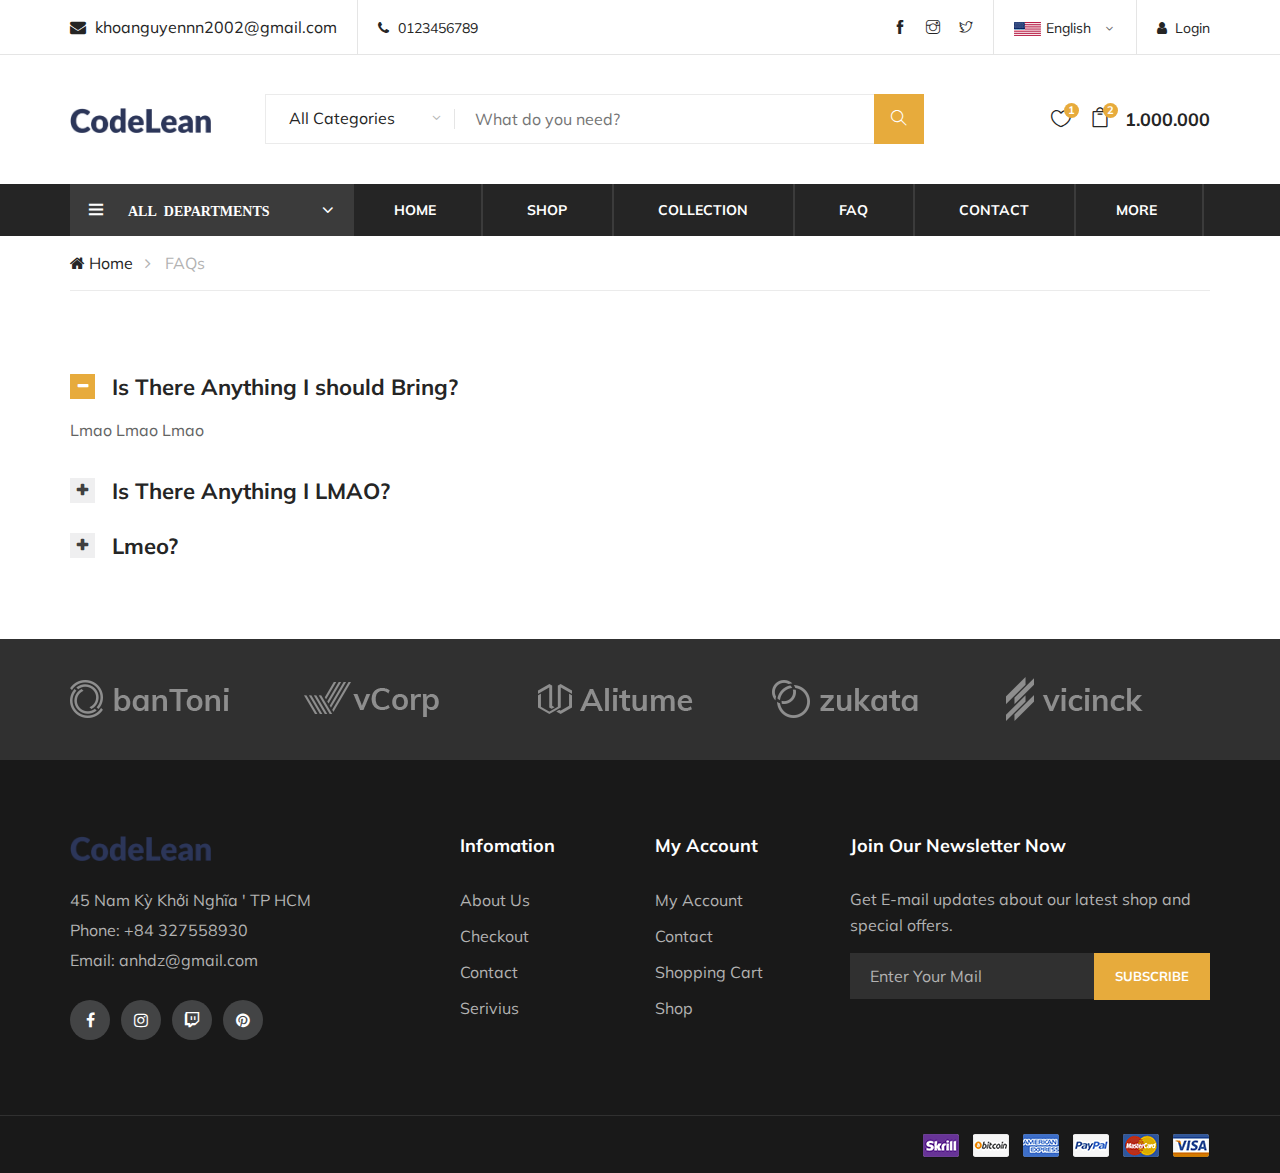
<file: CodeLean.vn DesignWeb Resources/faq.html>
<!DOCTYPE html>
<html lang="zxx">

<head>
    <meta charset="UTF-8">
    <meta name="description" content="codelean Template">
    <meta name="keywords" content="codelean, unica, creative, html">
    <meta name="viewport" content="width=device-width, initial-scale=1.0">
    <meta http-equiv="X-UA-Compatible" content="ie=edge">
    <title>CodeLean | Template</title>

    <!-- Google Font -->
    <link href="https://fonts.googleapis.com/css?family=Muli:300,400,500,600,700,800,900&display=swap" rel="stylesheet">

    <!-- Css Styles -->
    <link rel="stylesheet" href="css/bootstrap.min.css" type="text/css">
    <link rel="stylesheet" href="css/font-awesome.min.css" type="text/css">
    <link rel="stylesheet" href="css/themify-icons.css" type="text/css">
    <link rel="stylesheet" href="css/elegant-icons.css" type="text/css">
    <link rel="stylesheet" href="css/owl.carousel.min.css" type="text/css">
    <link rel="stylesheet" href="css/nice-select.css" type="text/css">
    <link rel="stylesheet" href="css/jquery-ui.min.css" type="text/css">
    <link rel="stylesheet" href="css/slicknav.min.css" type="text/css">
    <link rel="stylesheet" href="css/style.css" type="text/css">
</head>

<body>
    <!-- Start coding here -->
    <!-- Page Preloader -->
    <div id="preloader">
        <div class="loader"></div>
    </div>

    <!-- Header Section Begin-->
    <header class="header-section">
        <div class="header-top">
            <div class="container">
                <div class="ht-left">
                    <div class="mail-service">
                        <i class="fa fa-envelope"></i>
                        khoanguyennn2002@gmail.com
                    </div>
                    <div class="phone-service">
                        <i class="fa fa-phone"></i>
                        0123456789
                    </div>


                </div>
                <div class="ht-right">
                    <a href="login.html" class="login-panel"><i class="fa fa-user"></i>Login</a>
                    <div class="lan-selector">
                        <select class="language_drop" name="countries" id="countries" style="width: 300px;">
                            <option value="yt" data-image="img/flag-1.jpg" data-imagecss="flag yt" data-title="English">
                                English

                            </option>
                            <option value="yt" data-image="img/flag-1.jpg" data-imagecss="flag yt" data-title="Việt Nam">
                                Việt Nam

                            </option>
                        </select>
                    </div>
                    <div class="top-social">
                        <a href="#"><i class="ti-facebook"></i></a>
                        <a href="#"><i class="ti-instagram"></i></a>
                        <a href="#"><i class="ti-twitter"></i></a>



                    </div>


                </div>


            </div>
        </div>
        <div class="container">
            <div class="inner-header">
                <div class="row">
                    <div class="col-lg-2 col-md-2">
                        <div class="logo">
                            <a href="index.html"><img src="img/logo.png" height="25" alt=""></a>
                        </div>
                    </div>
                    <div class="col-lg-7 col-md-7">
                        <div class="advanced-search">
                            <button type="button" class="category-btn">All Categories</button>
                            <div class="input-group">
                                <input type="text" placeholder="What do you need?">
                                <button type="button"><i class="ti-search"></i></button>
                            </div>
                        </div>
                    </div>
                    <div class="col-lg-3 col-md-3 text-right">
                        <ul class="nav-right">
                            <li class="heart-icon">
                                <a href="#">
                                    <i class="icon_heart_alt"></i>
                                    <span>1</span>
                                </a>
                            </li>
                            <li class="cart-icon">
                                <a href="#">
                                    <i class="icon_bag_alt"></i>
                                    <span>2</span>
                                </a>
                                <div class="cart-hover">
                                    <div class="select-items">
                                        <table>
                                            <tbody>
                                                <tr>
                                                    <td class="si-pic"><img src="Gsockpic/2.jpg" height="100" alt=""></td>
                                                    <td class="si-text">
                                                        <div class="product-select">
                                                            <p>100.000 vnđ x 1</p>
                                                            <h6>casio gshock</h6>
                                                        </div>
                                                    </td>
                                                    <td class="si-close">
                                                        <i class="si-close"></i>
                                                    </td>
                                                <tr>
                                                    <td class="si-pic"><img src="Gsockpic/2.jpg" height="100" alt=""></td>
                                                    <td class="si-text">
                                                        <div class="product-select">
                                                            <p>100.000 vnđ x 1</p>
                                                            <h6>casio gshock</h6>
                                                        </div>
                                                    </td>
                                                    <td class="si-close">
                                                        <i class="si-close"></i>
                                                    </td>

                                                </tr>

                                                </tr>
                                            </tbody>
                                        </table>
                                    </div>
                                    <div class="selected-total">
                                        <span>total:</span>
                                        <h5>5.000.000</h5>
                                    </div>
                                    <div class="select-button">
                                        <a href="shopping-cart.html" class="primary-btn view-card">VIEW CART</a>
                                        <a href="check-out.html" class="primary-btn check-out">CHECK OUT</a>
                                    </div>
                            <li class="cart-price">1.000.000</li>
                    </div>
                    </li>
                    </ul>
                </div>
            </div>
        </div>
        </div>

        <div class="nav-item">
            <div class="container">
                <div class="nav-depart">
                    <div class="depart-btn">
                        <i class="ti-menu">
                            <span>All Departments</span>
                            <ul class="depart-hover">
                                <li class="active"><a href="#">Men's watch</a></li>
                                <li><a href="#">Women's watch</a></li>
                                <li><a href="#">Couple watch</a></li>
                            </ul>
                        </i>
                    </div>
                </div>
                <nav class="nav-menu mobile-menu">

                    <ul>
                        <li><a href="index.html">Home</a></li>
                        <li class"active"><a href="shop.html">Shop</a></li>
                        <li>
                            <a href="">Collection</a>
                            <ul class="dropdown">
                                <li><a href="">Series G-SHOCK S</a></li>
                                <li><a href="">MILITARY WATCHES</a></li>
                                <li><a href="">SOLAR POWERED</a></li>
                            </ul>
                        </li>

                        <li><a href="">FAQ</a></li>
                        <li><a href="">Contact</a>
                        <li>
                            <a href="">More</a>
                            <ul class="dropdown">
                                <li><a href="">Shopping Cart</a></li>
                                <li><a href="">Checkout</a></li>
                                <li><a href="">Resister</a></li>

                            </ul>
                        </li>

                    </ul>
                </nav>
                <div id="mobile-menu-warp"></div>
            </div>
        </div>
    </header>
    <!-- Header Section End-->


    <!-- Breadcrumb Section Begin -->
    <div class="breacrumb-section">
        <div class="container">
            <div class="row">
                <div class="col-lg-12">
                    <div class="breadcrumb-text">
                        <a href="#"><i class="fa fa-home"></i> Home</a>
                        <span>FAQs</span>
                    </div>
                </div>
            </div>
        </div>
    </div>
    <!-- Breadcrumb Section End -->

    <!-- Faq Section Begin-->
    <div class="faq-section spad">
        <div class="container">
            <div class="row">
                <div class="col-lg-12">
                    <div class="faq-accordin">
                        <div class="accordion" id="accordionExample">
                            <div class="card">
                                <div class="card-heading active">
                                    <a class="active" data-toggle="collapse" data-target="#collapseOne">
                                        Is There Anything I should Bring?
                                    </a>
                                </div>
                                <div class="collapse show" id="collapseOne" data-parent="#accordionExample">
                                    <div class="card-body">
                                        <p>Lmao Lmao Lmao </p>
                                    </div>
                                </div>
                            </div>
                            <div class="card">
                                <div class="card-heading">
                                    <a data-toggle="collapse" data-target="#collapseTwo">
                                        Is There Anything I LMAO?
                                    </a>
                                </div>
                                <div class="collapse" id="collapseTwo" data-parent="#accordionExample">
                                    <div class="card-body">
                                        <p>LMAO LMAO </p>
                                    </div>
                                </div>
                            </div>
                            <div class="card">
                                <div class="card-heading">
                                    <a data-toggle="collapse" data-target="#collapseThree">
                                        Lmeo?
                                    </a>
                                </div>
                                <div class="collapse" id="collapseThree" data-parent="#accordionExample">
                                    <div class="card-body">
                                        <p>Lmeo Lmeo Lmeo </p>
                                    </div>
                                </div>
                            </div>
                        </div>
                    </div>
                </div>
            </div>
        </div>
    </div>
    <!-- Faq Section End -->

    <!-- Parner Logo Section Begin -->
    <div class="partner-logo">
        <div class="container">
            <div class="logo-carousel owl-carousel">
                <div class="logo-item">
                    <div class="tablecell-inner">
                        <img src="img/logo-carousel/logo-1.png">
                    </div>
                </div>
                <div class="logo-item">
                    <div class="tablecell-inner">
                        <img src="img/logo-carousel/logo-2.png">
                    </div>
                </div>
                <div class="logo-item">
                    <div class="tablecell-inner">
                        <img src="img/logo-carousel/logo-3.png">
                    </div>
                </div>
                <div class="logo-item">
                    <div class="tablecell-inner">
                        <img src="img/logo-carousel/logo-4.png">
                    </div>
                </div>
                <div class="logo-item">
                    <div class="tablecell-inner">
                        <img src="img/logo-carousel/logo-5.png">
                    </div>
                </div>
            </div>
        </div>
    </div>
    <!--  Parner Logo Section End -->

    <!-- Footer Section Begin -->
    <footer class="footer-section">

        <div class="container">
            <div class="row">
                <div class="col-lg-3">
                    <div class="footer-left">
                        <div class="footer-logo">
                            <a href="index.html">
                                <img src="img/footer-logo.png" height="25" alt="">
                            </a>
                        </div>
                        <ul>
                            <li>45 Nam Kỳ Khởi Nghĩa ' TP HCM</li>
                            <li>Phone: +84 327558930</li>
                            <li>Email: anhdz@gmail.com </li>
                        </ul>
                        <div class="footer-social">
                            <a href="#"><i class="fa fa-facebook"></i></a>
                            <a href="#"><i class="fa fa-instagram"></i></a>
                            <a href="#"><i class="fa fa-twitch"></i></a>
                            <a href="#"><i class="fa fa-pinterest"></i></a>
                        </div>
                    </div>
                </div>
                <div class="col-lg-2 offset-lg-1">
                    <div class="footer-widget">
                        <h5>
                            Infomation
                        </h5>
                        <ul>
                            <li><a href="">About Us</a></li>
                            <li><a href="">Checkout</a></li>
                            <li><a href="">Contact</a></li>
                            <li><a href="">Serivius</a></li>
                        </ul>
                    </div>
                </div>
                <div class="col-lg-2">
                    <div class="footer-widget">
                        <h5>
                            My Account
                        </h5>
                        <ul>
                            <li><a href="">My Account</a></li>
                            <li><a href="">Contact</a></li>
                            <li><a href="">Shopping Cart</a></li>
                            <li><a href="">Shop</a></li>
                        </ul>
                    </div>
                </div>
                <div class="col-lg-4">
                    <div class="newslatter-item">
                        <h5>
                            Join Our Newsletter Now
                        </h5>
                        <p>
                            Get E-mail updates about our latest shop and special offers.
                        </p>
                        <form action="#" class="subscribe-form">
                            <input type="text" placeholder="Enter Your Mail">
                            <button type="button">Subscribe</button>
                        </form>
                    </div>
                </div>
            </div>
        </div>
        <div class="copyright-reserved">
            <div class="container">
                <div class="row">
                    <div class="col-lg-12">
                        <div class="copyright-text">
                            <script>document.write(new date().getFullYear());</script>
                        </div>
                        <div class="payment-pic">
                            <img src="img/payment-method.png" alt="">

                        </div>
                    </div>
                </div>
            </div>
        </div>
    </footer>
    <!-- Footer Section End -->


    <!-- Js Plugins -->
    <script src="js/jquery-3.3.1.min.js"></script>
    <script src="js/bootstrap.min.js"></script>
    <script src="js/jquery-ui.min.js"></script>
    <script src="js/jquery.countdown.min.js"></script>
    <script src="js/jquery.nice-select.min.js"></script>
    <script src="js/jquery.zoom.min.js"></script>
    <script src="js/jquery.dd.min.js"></script>
    <script src="js/jquery.slicknav.js"></script>
    <script src="js/owl.carousel.min.js"></script>
    <script src="js/main.js"></script>
</body>

</html>
</file>
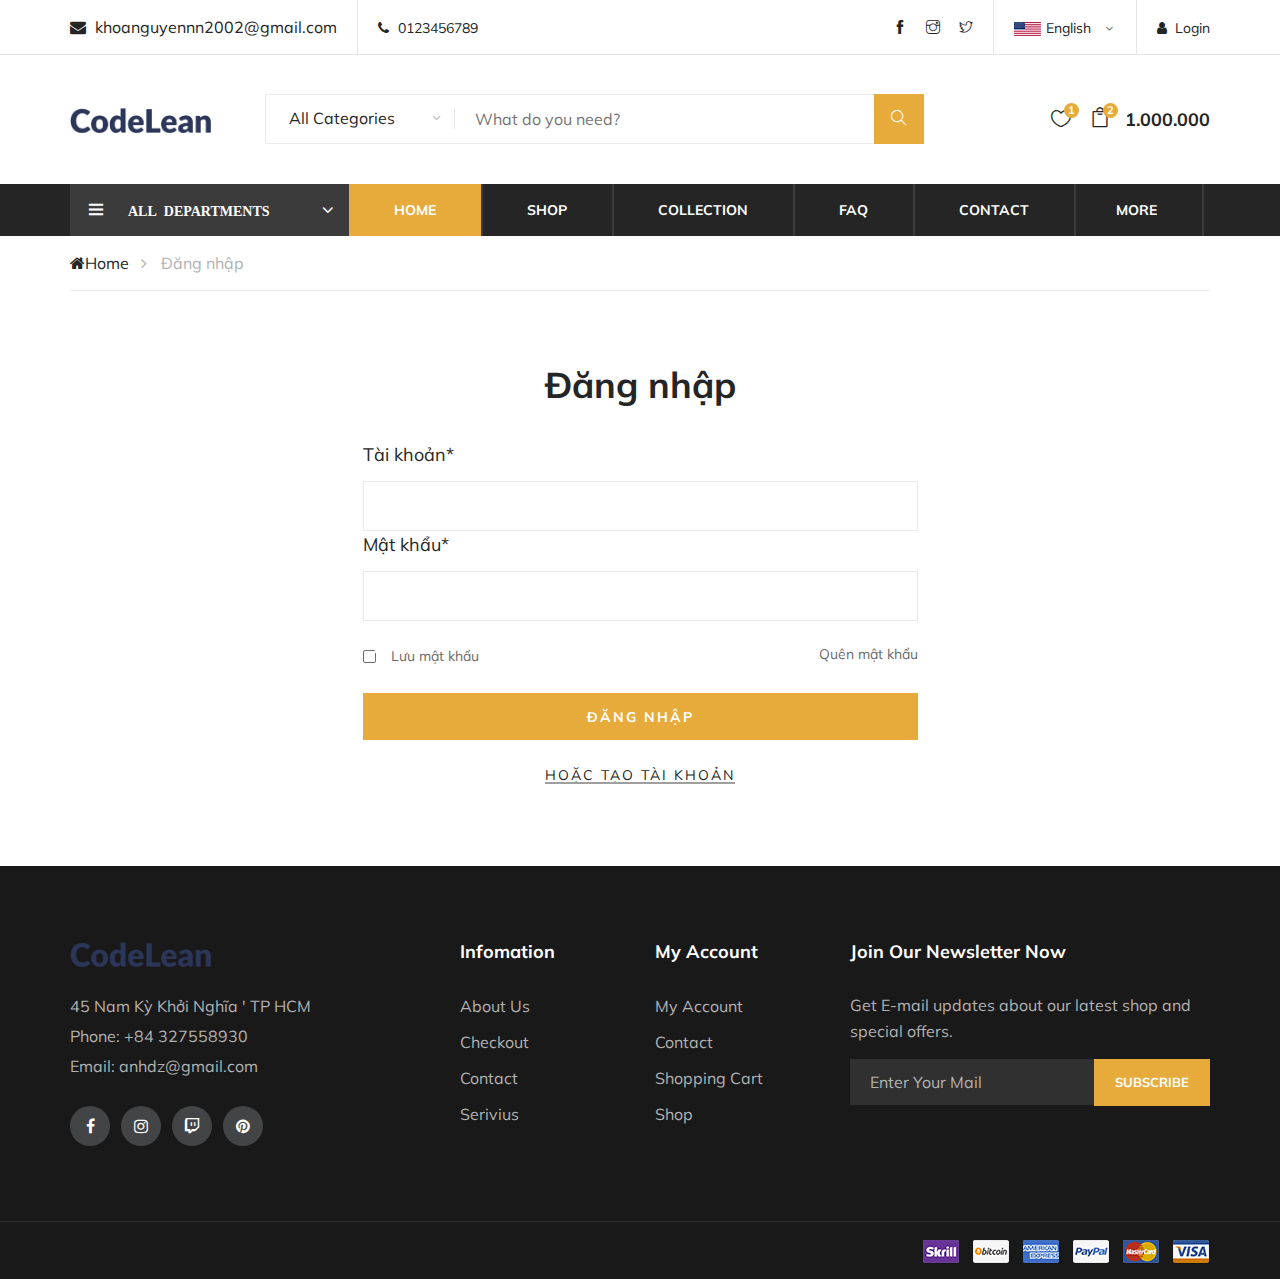
<file: CodeLean.vn DesignWeb Resources/login.html>
<!DOCTYPE html>
<html lang="zxx">

<head>
    <meta charset="UTF-8">
    <meta name="description" content="codelean Template">
    <meta name="keywords" content="codelean, unica, creative, html">
    <meta name="viewport" content="width=device-width, initial-scale=1.0">
    <meta http-equiv="X-UA-Compatible" content="ie=edge">
    <title>CodeLean | Template</title>

    <!-- Google Font -->
    <link href="https://fonts.googleapis.com/css?family=Muli:300,400,500,600,700,800,900&display=swap" rel="stylesheet">

    <!-- Css Styles -->
    <link rel="stylesheet" href="css/bootstrap.min.css" type="text/css">
    <link rel="stylesheet" href="css/font-awesome.min.css" type="text/css">
    <link rel="stylesheet" href="css/themify-icons.css" type="text/css">
    <link rel="stylesheet" href="css/elegant-icons.css" type="text/css">
    <link rel="stylesheet" href="css/owl.carousel.min.css" type="text/css">
    <link rel="stylesheet" href="css/nice-select.css" type="text/css">
    <link rel="stylesheet" href="css/jquery-ui.min.css" type="text/css">
    <link rel="stylesheet" href="css/slicknav.min.css" type="text/css">
    <link rel="stylesheet" href="css/style.css" type="text/css">
</head>

<body>
    <!-- Start coding here -->


    <!-- Header Section Begin-->
    <header class ="header-section">
    <div class ="header-top">
    <div class="container"><div class="ht-left">
    <div class="mail-service">
        <i class ="fa fa-envelope"></i>
    khoanguyennn2002@gmail.com
    </div>
    <div class="phone-service">
        <i class ="fa fa-phone"></i>
    0123456789
    </div>
    
    
</div>
<div class="ht-right">
    <a href="login.html" class="login-panel"><i class="fa fa-user"></i>Login</a>
    <div class="lan-selector">
        <select class="language_drop" name="countries" id="countries" style="width: 300px;">
        <option value="yt" data-image="img/flag-1.jpg" data-imagecss="flag yt" data-title="English">
            English

        </option>
        <option value="yt" data-image="img/flag-1.jpg" data-imagecss="flag yt" data-title="Việt Nam">
            Việt Nam

        </option>
    </select>
    </div>
<div class="top-social">
    <a href="#"><i class="ti-facebook"></i></a>
    <a href="#"><i class="ti-instagram"></i></a>
    <a href="#"><i class="ti-twitter"></i></a>
  
    

</div>


</div>


</div>
    </div>
    <div class= "container">
<div class="inner-header">
    <div class="row">
        <div class="col-lg-2 col-md-2">
            <div class="logo"><a href="index.html"><img src="img/logo.png" height="25" alt=""></a>
            </div>
        </div>
        <div class="col-lg-7 col-md-7">
            <div class="advanced-search">
            <button type="button" class="category-btn">All Categories</button>
            <div class="input-group">
                <input type="text" placeholder="What do you need?">
                <button type="button" ><i class="ti-search"></i></button>
            </div>
        </div>
        </div>
        <div class="col-lg-3 col-md-3 text-right">
            <ul class="nav-right">
                <li class="heart-icon">
                    <a href="#"><i class="icon_heart_alt"></i>
                        <span>1</span>
                    </a>
                </li>
                <li class="cart-icon">
                    <a href="#"><i class="icon_bag_alt"></i>
                        <span>2</span>
                    </a>
                    <div class="cart-hover">
                        <div class="select-items">
                            <table>
                            <tbody>
                                <tr>
                                    <td class="si-pic"><img src="Gsockpic/2.jpg" height="100" alt=""></td>
                                     <td class="si-text">
                                    <div class="product-select">
                                        <p>100.000 vnđ x 1</p>
                                        <h6>casio gshock</h6>
                                    </div>
                                </td>
                             <td class="si-close">
                                <i class="si-close"></i>
                             </td>
                             <tr><td class="si-pic"><img src="Gsockpic/2.jpg" height="100" alt=""></td>
                                <td class="si-text">
                                    <div class="product-select">
                                        <p>100.000 vnđ x 1</p>
                                        <h6>casio gshock</h6>
                                    </div>
                                </td>
                             <td class="si-close">
                                <i class="si-close"></i>
                             </td>

                            </tr>

                            </tr> </tbody></table>
                        </div>
                        <div class="selected-total">
                            <span>total:</span>
                            <h5>5.000.000</h5>
                        </div>
                        <div class="select-button">
                            <a href="shopping-cart.html" class="primary-btn view-card">VIEW CART</a>
                            <a href="check-out.html" class="primary-btn check-out">CHECK OUT</a>
                        </div>
                        <li class="cart-price">1.000.000</li>
                    </div>
                </li>
            </ul>
        </div>
    </div>
</div>
    </div>

    <div class="nav-item">
        <div class="container">
            <div class="nav-depart">
                <div class="depart-btn">
                    <i class="ti-menu">
                    <span>All Departments</span>
                    <ul class="depart-hover">
                        <li class="active"><a href="#">Men's watch</a></li>
                        <li><a href="#">Women's watch</a></li>
                        <li><a href="#">Couple watch</a></li>
                    </ul>
                    </i>
                </div>
            </div>
            <nav class="nav-menu mobile-menu">

               <ul>
                <li class="active"><a href="index.html">Home</a></li>
                <li><a href="">Shop</a></li>
                <li><a href="">Collection</a>
                    <ul class="dropdown">
                       <li><a href="">Series G-SHOCK S</a></li>
                       <li><a href="">MILITARY WATCHES</a></li>
                       <li><a href="">SOLAR POWERED</a></li>
                    </ul>
                </li>
           
                <li><a href="">FAQ</a></li>
                <li><a href="">Contact</a>
                <li><a href="">More</a>
                <ul class="dropdown">
                    <li><a href="">Shopping Cart</a></li>
                    <li><a href="">Checkout</a></li>
                    <li><a href="">Resister</a></li>
                  
                </ul>
                </li>
              
               </ul>
            </nav>
            <div id="mobile-menu-warp"></div>
        </div>
    </div>
    </header>
    <!-- Header Section End-->

    <!-- breadcrumb  section begin -->
    <div class="breadcrumb-section">
        <div class="container">
            <div class="row">
                <div class="col-lg-12">
                    <div class="breadcrumb-text">
                        <a href="#"><i class="fa fa-home"></i>Home</a>
                        <span>Đăng nhập</span>
                    </div>
                </div>
            </div>
        </div>
    </div>
    <!--breadcrum Section End-->

    <!-- Register  section begin -->
    <div class="register-login-section spad">
        <div class="container">
            <div class="row">
                <div class="col-lg-6 offset-lg-3">
                    <div class="login-form">
                        <h2>Đăng nhập</h2>
                        <form action="#">
                            <div class="group-input">
                                <label for="username">Tài khoản*</label>
                                <input type="text" id="username">
                                <label for="pass">Mật khẩu*</label>
                                <input type="text" id="pass">
                            </div>
                            <div class="group-input gi-check"> 
                                <div class="gi-more">
                                    <label for="save-pass">
                                        Lưu mật khẩu
                                        <input type="checkbox" id="save-pass">
                                        <span class="checkmark"></span>
                                    </label>
                                    <a href="#" class="forget-pass">Quên mật khẩu</a>
                                </div>
                            </div>
                            <button type="submit" class="site-btn login-btn">Đăng nhập</button>
                        </form>
                        <div class="switch-login">
                            <a href="register.html" class="or-login">Hoặc tạo tài khoản</a>
                        </div>
                    </div>
                </div>

            </div>

        </div>

    </div>
    <!-- Register  section end -->

    <!-- footter Section begin-->
    <footer class="footer-section">

     <div class="container">
        <div class="row">
            <div class="col-lg-3">
                <div class="footer-left">
                    <div class="footer-logo">
                        <a href="index.html">
                            <img src="img/footer-logo.png" height="25" alt="">
                        </a>
                    </div>
                    <ul>
                        <li>45 Nam Kỳ Khởi Nghĩa ' TP HCM</li>
                        <li>Phone: +84 327558930</li>
                        <li>Email: anhdz@gmail.com </li>
                    </ul>
                    <div class="footer-social">
                        <a href="#"><i class="fa fa-facebook"></i></a>
                        <a href="#"><i class="fa fa-instagram"></i></a>
                        <a href="#"><i class="fa fa-twitch"></i></a>
                        <a href="#"><i class="fa fa-pinterest"></i></a>
                    </div>
                </div>
            </div>
            <div class="col-lg-2 offset-lg-1">
                <div class="footer-widget">
                    <h5>
                        Infomation
                    </h5>
                    <ul>
                        <li><a href="">About Us</a></li>
                        <li><a href="">Checkout</a></li>
                        <li><a href="">Contact</a></li>
                        <li><a href="">Serivius</a></li>
                    </ul>
                </div>
            </div>
            <div class="col-lg-2">
                <div class="footer-widget">
                    <h5>
                        My Account
                    </h5>
                    <ul>
                        <li><a href="">My Account</a></li>
                        <li><a href="">Contact</a></li>
                        <li><a href="">Shopping Cart</a></li>
                        <li><a href="">Shop</a></li>
                    </ul>
                </div>
            </div>
            <div class="col-lg-4">
                <div class="newslatter-item">
                    <h5>
                        Join Our Newsletter Now
                    </h5>
                    <p>
                        Get E-mail updates about our latest shop and special offers.
                    </p>
                    <form action="#" class="subscribe-form">
                        <input type="text" placeholder="Enter Your Mail">
                        <button type="button">Subscribe</button>
                    </form>
                </div>
            </div>
        </div>
    </div>
    <div class="copyright-reserved">
        <div class="container">
            <div class="row">
                <div class="col-lg-12">
                    <div class="copyright-text">
                        <script>document.write(new date().getFullYear());</script> 
                    </div>
                    <div class="payment-pic">
                        <img src="img/payment-method.png" alt="">

                    </div>
                </div>
            </div>
        </div>
    </div>
    </footer>
    <!-- footer Section end-->

    <!-- Js Plugins -->
    <script src="js/jquery-3.3.1.min.js"></script>
    <script src="js/bootstrap.min.js"></script>
    <script src="js/jquery-ui.min.js"></script>
    <script src="js/jquery.countdown.min.js"></script>
    <script src="js/jquery.nice-select.min.js"></script>
    <script src="js/jquery.zoom.min.js"></script>
    <script src="js/jquery.dd.min.js"></script>
    <script src="js/jquery.slicknav.js"></script>
    <script src="js/owl.carousel.min.js"></script>
    <script src="js/main.js"></script>
</body>

</html>
</file>
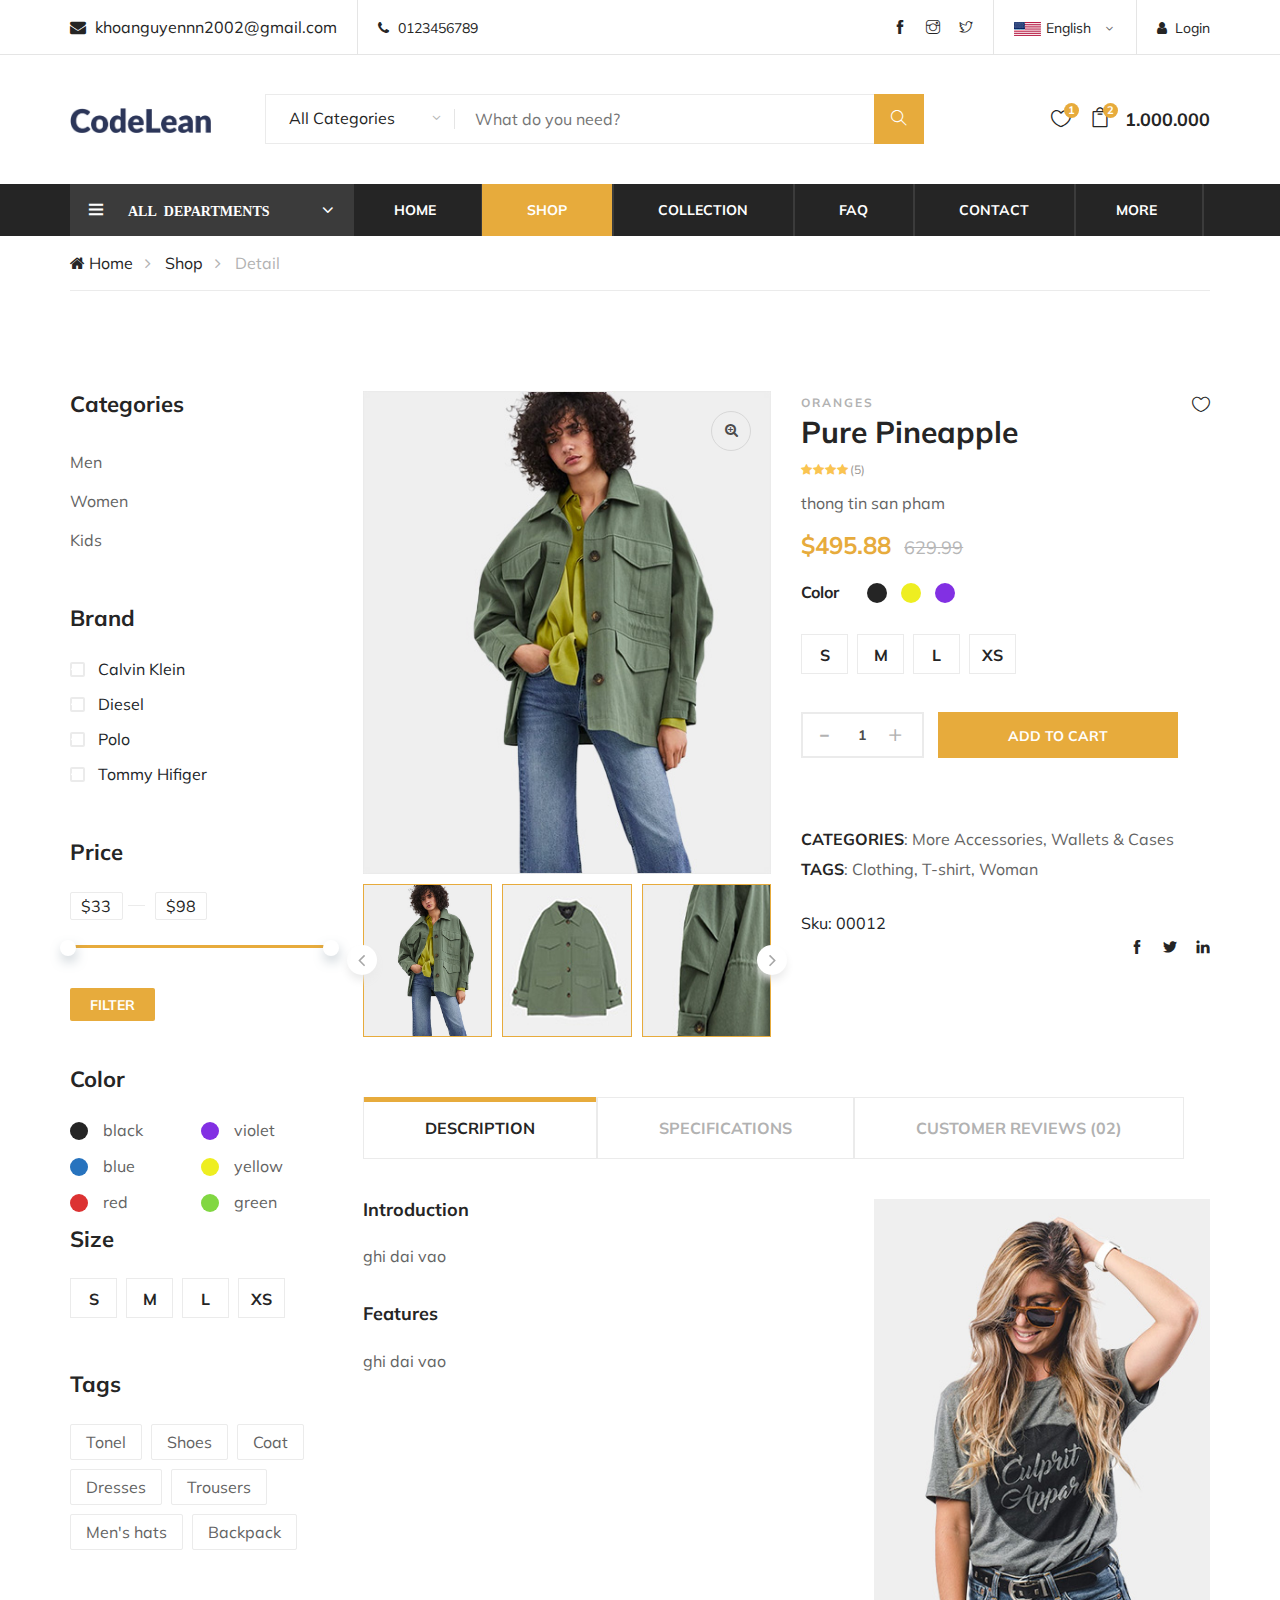
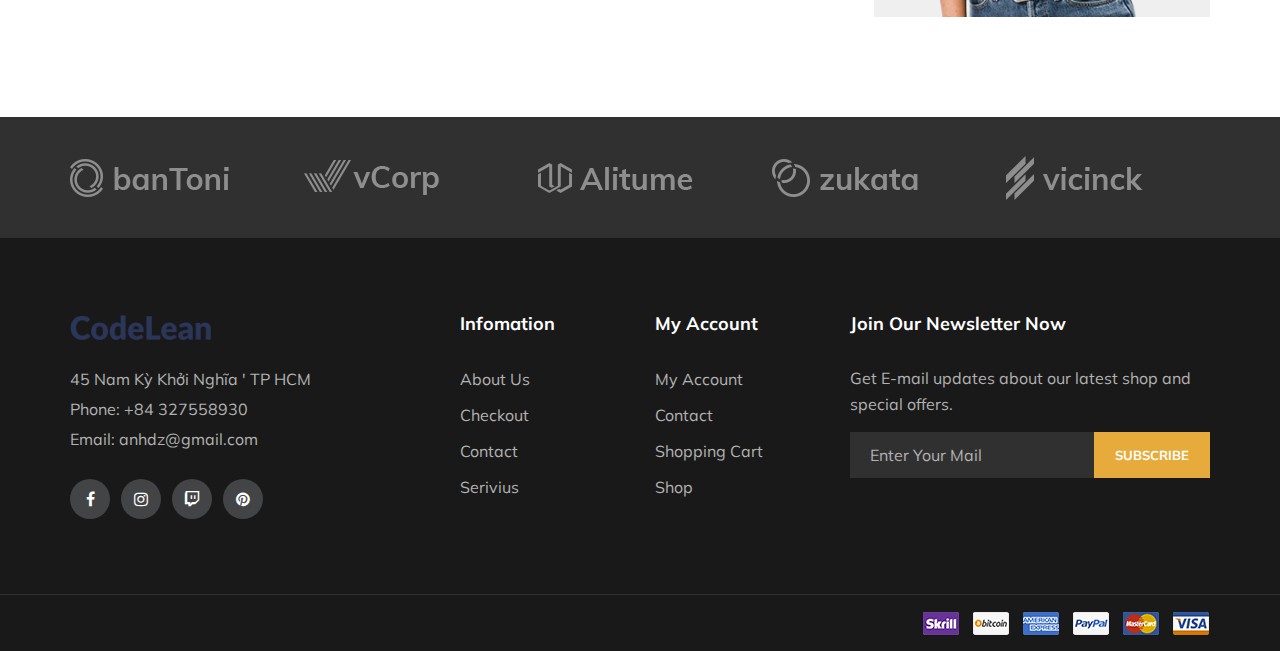
<file: CodeLean.vn DesignWeb Resources/product.html>
<!DOCTYPE html>
<html lang="zxx">

<head>
    <meta charset="UTF-8">
    <meta name="description" content="codelean Template">
    <meta name="keywords" content="codelean, unica, creative, html">
    <meta name="viewport" content="width=device-width, initial-scale=1.0">
    <meta http-equiv="X-UA-Compatible" content="ie=edge">
    <title>CodeLean | Template</title>

    <!-- Google Font -->
    <link href="https://fonts.googleapis.com/css?family=Muli:300,400,500,600,700,800,900&display=swap" rel="stylesheet">

    <!-- Css Styles -->
    <link rel="stylesheet" href="css/bootstrap.min.css" type="text/css">
    <link rel="stylesheet" href="css/font-awesome.min.css" type="text/css">
    <link rel="stylesheet" href="css/themify-icons.css" type="text/css">
    <link rel="stylesheet" href="css/elegant-icons.css" type="text/css">
    <link rel="stylesheet" href="css/owl.carousel.min.css" type="text/css">
    <link rel="stylesheet" href="css/nice-select.css" type="text/css">
    <link rel="stylesheet" href="css/jquery-ui.min.css" type="text/css">
    <link rel="stylesheet" href="css/slicknav.min.css" type="text/css">
    <link rel="stylesheet" href="css/style.css" type="text/css">
</head>

<body>
    <!-- Start coding here -->
     <!-- Start coding here -->

    <!-- Page Preloder -->
    <div id ="preloader">
        <div class = "loader"></div>
    </div>
    <!-- Header Section begin-->
    <header class ="header-section">
        <div class ="header-top">
    <div class="container"><div class="ht-left">
        <div class="mail-service">
            <i class ="fa fa-envelope"></i>
        khoanguyennn2002@gmail.com
        </div>
        <div class="phone-service">
            <i class ="fa fa-phone"></i>
        0123456789
        </div>
        
        
    </div>
    <div class="ht-right">
        <a href="login.html" class="login-panel"><i class="fa fa-user"></i>Login</a>
        <div class="lan-selector">
            <select class="language_drop" name="countries" id="countries" style="width: 300px;">
            <option value="yt" data-image="img/flag-1.jpg" data-imagecss="flag yt" data-title="English">
                English
    
            </option>
            <option value="yt" data-image="img/flag-1.jpg" data-imagecss="flag yt" data-title="Việt Nam">
                Việt Nam
    
            </option>
        </select>
        </div>
    <div class="top-social">
        <a href="#"><i class="ti-facebook"></i></a>
        <a href="#"><i class="ti-instagram"></i></a>
        <a href="#"><i class="ti-twitter"></i></a>
      
        
    
    </div>
    
    
    </div>
    
    
    </div>
        </div>
        <div class= "container">
    <div class="inner-header">
        <div class="row">
            <div class="col-lg-2 col-md-2">
                <div class="logo"><a href="index.html"><img src="img/logo.png" height="25" alt=""></a>
                </div>
            </div>
            <div class="col-lg-7 col-md-7">
                <div class="advanced-search">
                <button type="button" class="category-btn">All Categories</button>
                <div class="input-group">
                    <input type="text" placeholder="What do you need?">
                    <button type="button" ><i class="ti-search"></i></button>
                </div>
            </div>
            </div>
            <div class="col-lg-3 col-md-3 text-right">
                <ul class="nav-right">
                    <li class="heart-icon">
                        <a href="#"><i class="icon_heart_alt"></i>
                            <span>1</span>
                        </a>
                    </li>
                    <li class="cart-icon">
                        <a href="#"><i class="icon_bag_alt"></i>
                            <span>2</span>
                        </a>
                        <div class="cart-hover">
                            <div class="select-items">
                                <table>
                                <tbody>
                                    <tr>
                                        <td class="si-pic"><img src="Gsockpic/2.jpg" height="100" alt=""></td>
                                         <td class="si-text">
                                        <div class="product-select">
                                            <p>100.000 vnđ x 1</p>
                                            <h6>casio gshock</h6>
                                        </div>
                                    </td>
                                 <td class="si-close">
                                    <i class="si-close"></i>
                                 </td>
                                 <tr><td class="si-pic"><img src="Gsockpic/2.jpg" height="100" alt=""></td>
                                    <td class="si-text">
                                        <div class="product-select">
                                            <p>100.000 vnđ x 1</p>
                                            <h6>casio gshock</h6>
                                        </div>
                                    </td>
                                 <td class="si-close">
                                    <i class="si-close"></i>
                                 </td>
    
                                </tr>
    
                                </tr> </tbody></table>
                            </div>
                            <div class="selected-total">
                                <span>total:</span>
                                <h5>5.000.000</h5>
                            </div>
                            <div class="select-button">
                                <a href="shopping-cart.html" class="primary-btn view-card">VIEW CART</a>
                                <a href="check-out.html" class="primary-btn check-out">CHECK OUT</a>
                            </div>
                            <li class="cart-price">1.000.000</li>
                        </div>
                    </li>
                </ul>
            </div>
        </div>
    </div>
        </div>
    
        <div class="nav-item">
            <div class="container">
                <div class="nav-depart">
                    <div class="depart-btn">
                        <i class="ti-menu">
                        <span>All Departments</span>
                        <ul class="depart-hover">
                            <li class="active"><a href="#">Men's watch</a></li>
                            <li><a href="#">Women's watch</a></li>
                            <li><a href="#">Couple watch</a></li>
                        </ul>
                        </i>
                    </div>
                </div>
                <nav class="nav-menu mobile-menu">
    
                   <ul>
                    <li><a href="index.html">Home</a></li>
                    <li class="active"><a href="">Shop</a></li>
                    <li><a href="">Collection</a>
                        <ul class="dropdown">
                           <li><a href="blog.html">Series G-SHOCK S</a></li>
                           <li><a href="">MILITARY WATCHES</a></li>
                           <li><a href="">SOLAR POWERED</a></li>
                        </ul>
                    </li>
               
                    <li><a href="">FAQ</a></li>
                    <li><a href="">Contact</a>
                    <li><a href="">More</a>
                    <ul class="dropdown">
                        <li><a href="">Shopping Cart</a></li>
                        <li><a href="">Checkout</a></li>
                        <li><a href="">Resister</a></li>
                      
                    </ul>
                    </li>
                  
                   </ul>
                </nav>
                <div id="mobile-menu-warp"></div>
            </div>
        </div>
    </header>
    <!-- Header Section end-->
    
    <!---->

    <!-- Breadcrumb Section begin-->
    <div class="breacrumb-section">
        <div class="container">
            <div class="row">
                <div class="col-lg-12">
                    <div class="breadcrumb-text">
                        <a href="index.html"><i class="fa fa-home"></i> Home</a>
                        <a href="shop.html">Shop</a>
                        <span>Detail</span>
                    </div>
                </div>
            </div>
        </div>
    </div>
    <!-- Breadcrumb Section end-->

    <!-- product shop Section begin -->
    <section class="product -shop spad page-details">
        <div class="container">
            <div class="row">
                <div class="col-lg-3">
                    <div class="filter-widget">
                        <h4 class="fw-title">Categories</h4>
                        <ul class="filter-catagories">
                            <li><a href="#">Men</a></li>
                            <li><a href="#">Women</a></li>
                            <li><a href="#">Kids</a></li>
                        </ul>
                    </div>
                    <div class="filter-widget">
                        <h4 class="fw-title">Brand</h4>
                        <div class="fw-brand-check">
                            <div class="bc-item">
                                <label for="bc-calvin">
                                    Calvin Klein
                                    <input type="checkbox" id="bc-calvin">
                                    <span class="checkmark"></span>
                                </label>
                            </div>
                            <div class="bc-item">
                                <label for="bc-diesel">
                                    Diesel
                                    <input type="checkbox" id="bc-diesel">
                                    <span class="checkmark"></span>
                                </label>
                            </div>
                            <div class="bc-item">
                                <label for="bc-polo">
                                    Polo
                                    <input type="checkbox" id="bc-polo">
                                    <span class="checkmark"></span>
                                </label>
                            </div>
                            <div class="bc-item">
                                <label for="bc-tommy">
                                    Tommy Hifiger
                                    <input type="checkbox" id="bc-tommy">
                                    <span class="checkmark"></span>
                                </label>
                            </div>
                        </div>
                    </div>
                    <div class="filter-widget">
                        <h4 class="fw-title">Price</h4>
                        <div class="filter-range-wrap">
                            <div class="range-slider">
                                <div class="price-input">
                                    <input type="text" id="minamount">
                                    <input type="text" id="maxamount">
                                </div>
                            </div>
                            <div class="price-range ui-slider ui-corner-all ui-slider-horizontal ui-widget ui-widget-content"
                                data-min="33" data-max="98">
                                <div class="ui-slider-range ui-corner-all ui-widget-header"></div>
                                <span tabindex="0" class="ui-slider-handle ui-corner-all ui-state-default"></span>
                                <span tabindex="0" class="ui-slider-handle ui-corner-all ui-state-default"></span>
                            </div>
                        </div>
                        <a href="#" class="filter-btn">Filter</a>
                    </div>
                    <div class="filter-widget">
                        <h4 class="fw-title">Color</h4>
                        <div class="fw-color-choose">
                            <div class="cs-item">
                                <input type="radio" id="cs-black">
                                <label class="cs-black" for="cs-black">black</label>
                            </div>
                            <div class="cs-item">
                                <input type="radio" id="cs-violet">
                                <label class="cs-violet" for="cs-violet">violet</label>
                            </div>
                            <div class="cs-item">
                                <input type="radio" id="cs-blue">
                                <label class="cs-blue" for="cs-blue">blue</label>
                            </div>
                            <div class="cs-item">
                                <input type="radio" id="cs-yellow">
                                <label class="cs-yellow" for="cs-yellow">yellow</label>
                            </div>
                            <div class="cs-item">
                                <input type="radio" id="cs-red">
                                <label class="cs-red" for="cs-red">red</label>
                            </div>
                            <div class="cs-item">
                                <input type="radio" id="cs-green">
                                <label class="cs-green" for="cs-green">green</label>
                            </div>

                        </div>
                    </div>
                    <div class="filter-widget">
                        <h4 class="fw-title">Size</h4>
                        <div class="fw-size-choose">
                            <div class="sc-item">
                                <input type="radio" id="s-size">
                                <label for="s-size">S</label>
                            </div>
                            <div class="sc-item">
                                <input type="radio" id="m-size">
                                <label for="m-size">M</label>
                            </div>
                            <div class="sc-item">
                                <input type="radio" id="l-size">
                                <label for="l-size">L</label>
                            </div>
                            <div class="sc-item">
                                <input type="radio" id="xs-size">
                                <label #="xs-size">XS</label>
                            </div>
                        </div>
                    </div>
                    <div class="filter-widget">
                        <h4 class="fw-title">Tags</h4>
                        <div class="fw-tags">
                            <a href="#">Tonel</a>
                            <a href="#">Shoes</a>
                            <a href="#">Coat</a>
                            <a href="#">Dresses</a>
                            <a href="#">Trousers</a>
                            <a href="#">Men's hats</a>
                            <a href="#">Backpack</a>
                        </div>
                    </div>
                </div>
                <div class="col-lg-9">
                    <div class="row">
                        <div class="col-lg-6">
                            <div class="product-pic-zoom">
                                <img class="product-big-img" src="img/product-single/product-1.jpg" alt="">
                                <div class="zoom-icon">
                                    <i class="fa fa-search-plus"></i>
                                </div>
                            </div>
                            <div class="product-thumbs">
                                <div class="product-thumbs-track ps-slider owl-carousel">
                                    <div class="pt active" data-imbigurl="img/product-single/product-1.jpg">
                                        <img src="img/product-single/product-1.jpg" alt="">
                                    </div>
                                    <div class="pt active" data-imbigurl="img/product-single/product-1.jpg">
                                        <img src="img/product-single/product-2.jpg" alt="">
                                    </div>
                                    <div class="pt active" data-imbigurl="img/product-single/product-1.jpg">
                                        <img src="img/product-single/product-3.jpg" alt="">
                                    </div>
                                    <div class="pt active" data-imbigurl="img/product-single/product-1.jpg">
                                        <img src="img/product-single/product-3.jpg" alt="">
                                    </div>
                                    </div>
                                </div>
                        </div>
                        <div class="col-lg-6">
                            <div class="product-details">
                                <div class="pd-title">
                                    <span>oranges</span>
                                    <h3>Pure Pineapple</h3>
                                    <a href="#" class="heart-icon"><i class="icon_heart_alt"></i></a>
                                </div>
                                <div class="pd-rating">
                                    <i class="fa fa-star"></i>
                                    <i class="fa fa-star"></i>
                                    <i class="fa fa-star"></i>
                                    <i class="fa fa-star"></i>
                                    <i class="fa fa-star-0"></i>
                                    <span>(5)</span>
                                </div>
                                <div class="pd-desc">
                                    <p>
                                        thong tin san pham
                                    </p>
                                    <h4>$495.88<span>629.99</span></h4>
                                </div>
                                <div class="pd-color">
                                    <h6>Color</h6>
                                    <div class="pd-color-choose">
                                        <div class="cc-item">
                                            <input type="radio" id="cc-black">
                                            <label for="cc-black"></label>
                                        </div>
                                        <div class="cc-item">
                                            <input type="radio" id="cc-yellow">
                                            <label for="cc-yellow" class="cc-yellow"></label>
                                        </div>
                                        <div class="cc-item">
                                            <input type="radio" id="cc-violet">
                                            <label for="cc-violet" class="cc-violet"></label>
                                        </div>
                                    </div>
                                    
                                </div>
                                <div class="pd-size-choose">
                                    <div class="sc-item">
                                        <input type="radio" id="sm-size">
                                        <label for="sm-size">S</label>
                                    </div>
                                    <div class="sc-item">
                                        <input type="radio" id="md-size">
                                        <label for="md-size">m</label>
                                    </div>
                                    <div class="sc-item">
                                        <input type="radio" id="lg-size">
                                        <label for="lg-size">l</label>
                                    </div>
                                    <div class="sc-item">
                                        <input type="radio" id="xl-size">
                                        <label for="xl-size">xs</label>
                                    </div>
                                </div>
                                <div class="quantity">
                                    <div class="quantity">
                                        <div class="pro-qty">
                                            <input type="text" value="1">
                                        </div>
                                        <a href="#" class="primary-btn pd-cart">Add To Cart</a>
                                    </div>
                                </div>
                                <ul class="pd-tags">
                                    <li><span>CATEGORIES</span>: More Accessories, Wallets & Cases</li>
                                    <li><span>TAGS</span>: Clothing, T-shirt, Woman</li>
                                </ul>
                                <div class="pd-share">
                                    <div class="p-core">Sku: 00012</div>
                                    <div class="pd-social">
                                        <a href="#"><i class="ti-facebook"></i></a>
                                        <a href="#"><i class="ti-twitter-alt"></i></a>
                                        <a href="#"><i class="ti-linkedin"></i></a>
                                    </div>
                                </div>
                            </div>
                        </div>
                    </div>
                    <div class="product-tab">
                        <div class="tab-item">
                            <ul class="nav" role="tablist">
                                <li><a class="active" href="#tab-1"data-toggle="tab">DESCRIPTION</a></li>
                                <li><a href="#tab-2"data-toggle="tab">SPECIFICATIONS</a></li>
                                <li><a href="#tab-3"data-toggle="tab">Customer Reviews (02)</a></li>
                            </ul>
                        </div>
                        <div class="tab-item-context">
                           <div class="tab-content">
                            <div class="tab-pane fade-in active" id="tab-1" role="tabpanel">
                                <div class="product-content">
                                    <div class="row">
                                        <div class="col-lg-7">
                                            <h5>Introduction</h5>
                                            <p> ghi dai vao </p>
                                            <h5>Features</h5>
                                            <p> ghi dai vao </p>
                                        </div>
                                        <div class="col-lg-5">
                                            <img src="img/product-single/tab-desc.jpg">
                                        </div>
                                    </div>
                                </div>
                            </div>
                            <div class="tab-pane fade" id="tab-2" role="tabpanel">
                                <div class="specification-table">
                                    <table>
                                        <tr>
                                            <td class="p-catagory">Customer Rating</td>
                                            <td>
                                                <div class="pd-rating">
                                                    <i class="fa fa-star"></i>
                                                    <i class="fa fa-star"></i>
                                                    <i class="fa fa-star"></i>
                                                    <i class="fa fa-star"></i>
                                                    <i class="fa fa-star-0"></i>
                                                    <span>(5)</span>
                                                </div>
                                            </td>
                                        </tr>
                                        <tr>
                                            <td class="p-catagory">Price</td>
                                            <td>
                                                <div class="p-price">
                                                    $495.00
                                                </div>
                                            </td>
                                        </tr>
                                        <tr>
                                            <td class="p-catagory">Add To Cart</td>
                                            <td>
                                                <div class="cart-add">+ add to card</div>
                                            </td>
                                        </tr>
                                        <tr>
                                            <td class="p-catagory">Availability</td>
                                            <td>
                                                <div class="p-stock">22 in stock</div>
                                            </td>
                                        </tr>
                                        <tr>
                                            <td class="p-catagory">Weight</td>
                                            <td>
                                                <div class="p-weight">1,3kg</div>
                                            </td>
                                        </tr>
                                        <tr>
                                            <td class="p-catagory">Size</td>
                                            <td>
                                                <div class="p-size">Xxl</div>
                                            </td>
                                        </tr>
                                        <tr>
                                            <td class="p-catagory">Color</td>
                                            <td>
                                                <div class="cs-color"></div>
                                            </td>
                                        </tr>
                                        <tr>
                                            <td class="p-catagory">Sku</td>
                                            <td>
                                                <div class="p-code">00012</div>
                                            </td>
                                        </tr>
    
                                    </table>
                                </div>
                            </div>
                            <div class="tab-pane fade" id="tab-3" role="tabpanel">
                                <div class="customer-review-option ">
                                    <h4>2 Comments</h4>
                                    <div class="comment-option">
                                        <div class="co-item">
                                            <div class="avatar-pic">
                                                <img src="img/product-single/avatar-1.png" alt="">
                                            </div>
                                            <div class="avater-text">
                                                <div class="at-rating">
                                                    <i class="fa fa-star"></i>
                                                    <i class="fa fa-star"></i>
                                                    <i class="fa fa-star"></i>
                                                    <i class="fa fa-star"></i>
                                                    <i class="fa fa-star-0"></i>
                                                </div>
                                                <h5>Brandon Kelley<span>27 Aug 2022</span></h5>
                                                <div class="at-reply">Nice !</div>
                                            </div>
                                        </div>
                                        <div class="co-item">
                                            <div class="avatar-pic">
                                                <img src="img/product-single/avatar-1.png" alt="">
                                            </div>
                                            <div class="avater-text">
                                                <div class="at-rating">
                                                    <i class="fa fa-star"></i>
                                                    <i class="fa fa-star"></i>
                                                    <i class="fa fa-star"></i>
                                                    <i class="fa fa-star"></i>
                                                    <i class="fa fa-star-0"></i>
                                                </div>
                                                <h5>Brandon Kelley<span>27 Aug 2022</span></h5>
                                                <div class="at-reply">Nice !</div>
                                            </div>
                                        </div>
                                    </div>
                                    <div class="personal-rating">
                                        <h6>Your Rating</h6>
                                        <div class="Rating">
                                            <i class="fa fa-star"></i>
                                            <i class="fa fa-star"></i>
                                            <i class="fa fa-star"></i>
                                            <i class="fa fa-star"></i>
                                            <i class="fa fa-star-0"></i>
                                        </div>
        
                                    </div>
                                    <div class="leave-comment">
                                        <h4>Leave A Comment</h4>
                                        <from action="" class="comment-from">
                                            <div class="row">
                                                <div class="col-lg-6">
                                                    <input type="text" placeholder="Name">
                                                </div>
                                                <div class="col-lg-6">
                                                    <input type="text" placeholder="Email">
                                                </div>
                                                <div class="col-lg-12">
                                                    <textarea placeholder="Messages"></textarea>
                                                    <button type="submit" class="site-btn">Send message</button>
                                                </div>
                                            </div>
                                        </from>
                                    </div>
                                </div>
                            </div>
                           </div>
                        </div>
                        
                    </div>
                </div>
            </div>
        </div>
    </section>
    <!-- product shop Section begin -->

    
    <!-- partner  logo section begin -->
    <div class="partner-logo">
        <div class="container">
         <div class="logo-carousel owl-carousel">
             <div class="logo-item">
                 <div class="tablecell-inner">
                     <img src="img/logo-carousel/logo-1.png">
                 </div>
             </div>
             <div class="logo-item">
                 <div class="tablecell-inner">
                     <img src="img/logo-carousel/logo-2.png">
                 </div>
             </div>
             <div class="logo-item">
                 <div class="tablecell-inner">
                     <img src="img/logo-carousel/logo-3.png">
                 </div>
             </div>
             <div class="logo-item">
                 <div class="tablecell-inner">
                     <img src="img/logo-carousel/logo-4.png">
                 </div>
             </div>
             <div class="logo-item">
                 <div class="tablecell-inner">
                     <img src="img/logo-carousel/logo-5.png">
                 </div>
             </div>
         </div>
        </div>
     </div>
    
    <!-- partner  logo section end -->
    <!-- Footer Section begin-->
    <footer class="footer-section">
            <div class="container">
                <div class="row">
                    <div class="col-lg-3">
                        <div class="footer-left">
                            <div class="footer-logo">
                                <a href="index.html">
                                    <img src="img/footer-logo.png" height="25" alt="">
                                </a>
                            </div>
                            <ul>
                                <li>45 Nam Kỳ Khởi Nghĩa ' TP HCM</li>
                                <li>Phone: +84 327558930</li>
                                <li>Email: anhdz@gmail.com </li>
                            </ul>
                            <div class="footer-social">
                                <a href="#"><i class="fa fa-facebook"></i></a>
                                <a href="#"><i class="fa fa-instagram"></i></a>
                                <a href="#"><i class="fa fa-twitch"></i></a>
                                <a href="#"><i class="fa fa-pinterest"></i></a>
                            </div>
                        </div>
                    </div>
                    <div class="col-lg-2 offset-lg-1">
                        <div class="footer-widget">
                            <h5>
                                Infomation
                            </h5>
                            <ul>
                                <li><a href="">About Us</a></li>
                                <li><a href="">Checkout</a></li>
                                <li><a href="">Contact</a></li>
                                <li><a href="">Serivius</a></li>
                            </ul>
                        </div>
                    </div>
                    <div class="col-lg-2">
                        <div class="footer-widget">
                            <h5>
                                My Account
                            </h5>
                            <ul>
                                <li><a href="">My Account</a></li>
                                <li><a href="">Contact</a></li>
                                <li><a href="">Shopping Cart</a></li>
                                <li><a href="">Shop</a></li>
                            </ul>
                        </div>
                    </div>
                    <div class="col-lg-4">
                        <div class="newslatter-item">
                            <h5>
                                Join Our Newsletter Now
                            </h5>
                            <p>
                                Get E-mail updates about our latest shop and special offers.
                            </p>
                            <form action="#" class="subscribe-form">
                                <input type="text" placeholder="Enter Your Mail">
                                <button type="button">Subscribe</button>
                            </form>
                        </div>
                    </div>
                </div>
            </div>
            <div class="copyright-reserved">
                <div class="container">
                    <div class="row">
                        <div class="col-lg-12">
                            <div class="copyright-text">
                                <script>document.write(new date().getFullYear());</script> 
                            </div>
                            <div class="payment-pic">
                                <img src="img/payment-method.png" alt="">
        
                            </div>
                        </div>
                    </div>
                </div>
            </div>
    </footer>
       
    <!-- Footer Section end-->




    <!-- Js Plugins -->
    <script src="js/jquery-3.3.1.min.js"></script>
    <script src="js/bootstrap.min.js"></script>
    <script src="js/jquery-ui.min.js"></script>
    <script src="js/jquery.countdown.min.js"></script>
    <script src="js/jquery.nice-select.min.js"></script>
    <script src="js/jquery.zoom.min.js"></script>
    <script src="js/jquery.dd.min.js"></script>
    <script src="js/jquery.slicknav.js"></script>
    <script src="js/owl.carousel.min.js"></script>
    <script src="js/main.js"></script>
</body>

</html>
</file>
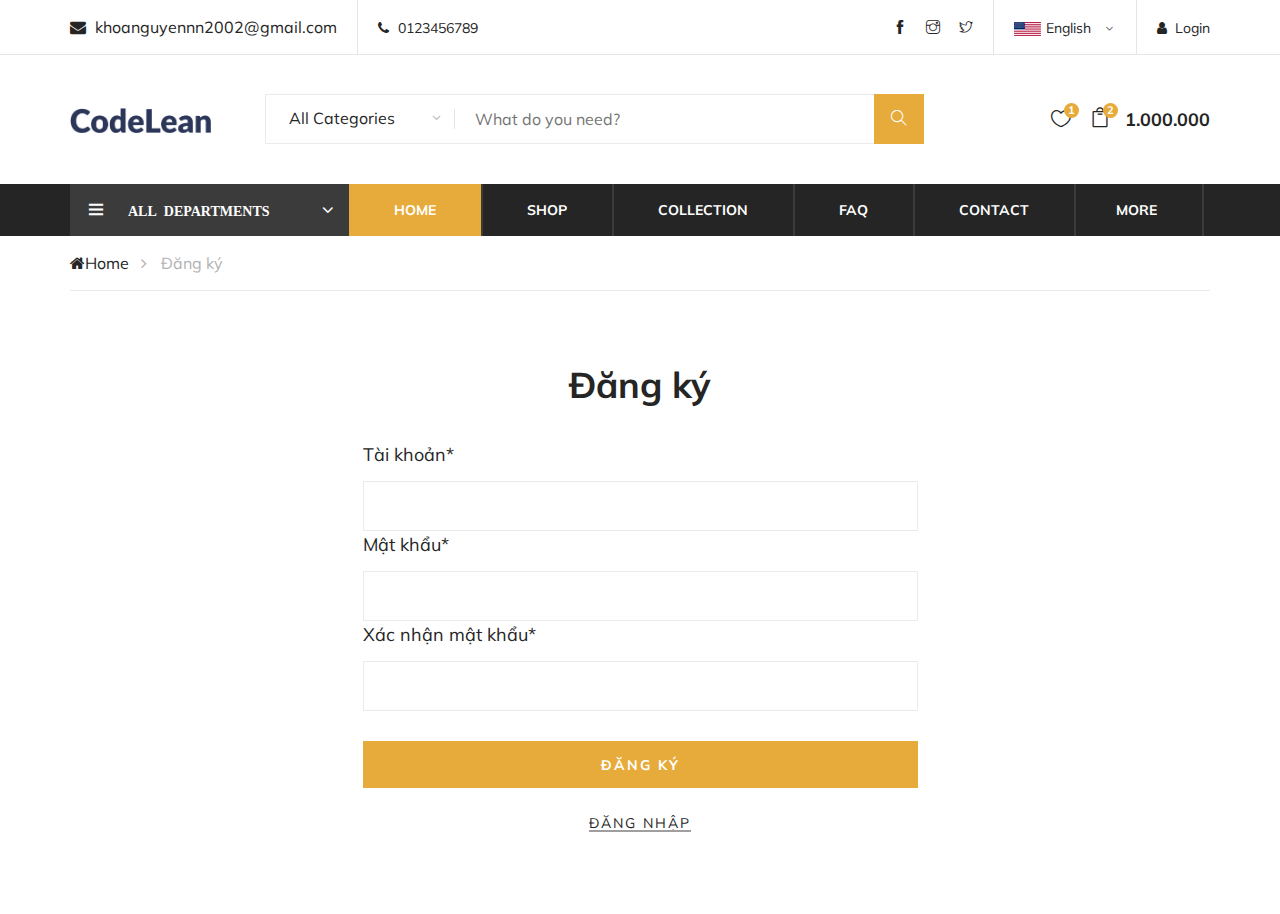
<file: CodeLean.vn DesignWeb Resources/register.html>
<!DOCTYPE html>
<html lang="zxx">

<head>
    <meta charset="UTF-8">
    <meta name="description" content="codelean Template">
    <meta name="keywords" content="codelean, unica, creative, html">
    <meta name="viewport" content="width=device-width, initial-scale=1.0">
    <meta http-equiv="X-UA-Compatible" content="ie=edge">
    <title>CodeLean | Template</title>

    <!-- Google Font -->
    <link href="https://fonts.googleapis.com/css?family=Muli:300,400,500,600,700,800,900&display=swap" rel="stylesheet">

    <!-- Css Styles -->
    <link rel="stylesheet" href="css/bootstrap.min.css" type="text/css">
    <link rel="stylesheet" href="css/font-awesome.min.css" type="text/css">
    <link rel="stylesheet" href="css/themify-icons.css" type="text/css">
    <link rel="stylesheet" href="css/elegant-icons.css" type="text/css">
    <link rel="stylesheet" href="css/owl.carousel.min.css" type="text/css">
    <link rel="stylesheet" href="css/nice-select.css" type="text/css">
    <link rel="stylesheet" href="css/jquery-ui.min.css" type="text/css">
    <link rel="stylesheet" href="css/slicknav.min.css" type="text/css">
    <link rel="stylesheet" href="css/style.css" type="text/css">
</head>

<body>
    <!-- Start coding here -->

    <!-- Header Section Begin-->
     <header class ="header-section">
        <div class ="header-top">
        <div class="container"><div class="ht-left">
        <div class="mail-service">
            <i class ="fa fa-envelope"></i>
        khoanguyennn2002@gmail.com
        </div>
        <div class="phone-service">
            <i class ="fa fa-phone"></i>
        0123456789
        </div>
        
        
    </div>
    <div class="ht-right">
        <a href="login.html" class="login-panel"><i class="fa fa-user"></i>Login</a>
        <div class="lan-selector">
            <select class="language_drop" name="countries" id="countries" style="width: 300px;">
            <option value="yt" data-image="img/flag-1.jpg" data-imagecss="flag yt" data-title="English">
                English
    
            </option>
            <option value="yt" data-image="img/flag-1.jpg" data-imagecss="flag yt" data-title="Việt Nam">
                Việt Nam
    
            </option>
        </select>
        </div>
    <div class="top-social">
        <a href="#"><i class="ti-facebook"></i></a>
        <a href="#"><i class="ti-instagram"></i></a>
        <a href="#"><i class="ti-twitter"></i></a>
      
        
    
    </div>
    
    
    </div>
    
    
    </div>
        </div>
        <div class= "container">
    <div class="inner-header">
        <div class="row">
            <div class="col-lg-2 col-md-2">
                <div class="logo"><a href="index.html"><img src="img/logo.png" height="25" alt=""></a>
                </div>
            </div>
            <div class="col-lg-7 col-md-7">
                <div class="advanced-search">
                <button type="button" class="category-btn">All Categories</button>
                <div class="input-group">
                    <input type="text" placeholder="What do you need?">
                    <button type="button" ><i class="ti-search"></i></button>
                </div>
            </div>
            </div>
            <div class="col-lg-3 col-md-3 text-right">
                <ul class="nav-right">
                    <li class="heart-icon">
                        <a href="#"><i class="icon_heart_alt"></i>
                            <span>1</span>
                        </a>
                    </li>
                    <li class="cart-icon">
                        <a href="#"><i class="icon_bag_alt"></i>
                            <span>2</span>
                        </a>
                        <div class="cart-hover">
                            <div class="select-items">
                                <table>
                                <tbody>
                                    <tr>
                                        <td class="si-pic"><img src="Gsockpic/2.jpg" height="100" alt=""></td>
                                         <td class="si-text">
                                        <div class="product-select">
                                            <p>100.000 vnđ x 1</p>
                                            <h6>casio gshock</h6>
                                        </div>
                                    </td>
                                 <td class="si-close">
                                    <i class="si-close"></i>
                                 </td>
                                 <tr><td class="si-pic"><img src="Gsockpic/2.jpg" height="100" alt=""></td>
                                    <td class="si-text">
                                        <div class="product-select">
                                            <p>100.000 vnđ x 1</p>
                                            <h6>casio gshock</h6>
                                        </div>
                                    </td>
                                 <td class="si-close">
                                    <i class="si-close"></i>
                                 </td>
    
                                </tr>
    
                                </tr> </tbody></table>
                            </div>
                            <div class="selected-total">
                                <span>total:</span>
                                <h5>5.000.000</h5>
                            </div>
                            <div class="select-button">
                                <a href="shopping-cart.html" class="primary-btn view-card">VIEW CART</a>
                                <a href="check-out.html" class="primary-btn check-out">CHECK OUT</a>
                            </div>
                            <li class="cart-price">1.000.000</li>
                        </div>
                    </li>
                </ul>
            </div>
        </div>
    </div>
        </div>
    
        <div class="nav-item">
            <div class="container">
                <div class="nav-depart">
                    <div class="depart-btn">
                        <i class="ti-menu">
                        <span>All Departments</span>
                        <ul class="depart-hover">
                            <li class="active"><a href="#">Men's watch</a></li>
                            <li><a href="#">Women's watch</a></li>
                            <li><a href="#">Couple watch</a></li>
                        </ul>
                        </i>
                    </div>
                </div>
                <nav class="nav-menu mobile-menu">
    
                   <ul>
                    <li class="active"><a href="index.html">Home</a></li>
                    <li><a href="">Shop</a></li>
                    <li><a href="">Collection</a>
                        <ul class="dropdown">
                           <li><a href="">Series G-SHOCK S</a></li>
                           <li><a href="">MILITARY WATCHES</a></li>
                           <li><a href="">SOLAR POWERED</a></li>
                        </ul>
                    </li>
               
                    <li><a href="">FAQ</a></li>
                    <li><a href="">Contact</a>
                    <li><a href="">More</a>
                    <ul class="dropdown">
                        <li><a href="">Shopping Cart</a></li>
                        <li><a href="">Checkout</a></li>
                        <li><a href="">Resister</a></li>
                      
                    </ul>
                    </li>
                  
                   </ul>
                </nav>
                <div id="mobile-menu-warp"></div>
            </div>
        </div>
        </header>
    <!-- Header Section End-->
    
    <!-- breadcrumb  section begin -->
        <div class="breadcrumb-section">
            <div class="container">
                <div class="row">
                    <div class="col-lg-12">
                        <div class="breadcrumb-text">
                            <a href="#"><i class="fa fa-home"></i>Home</a>
                            <span>Đăng ký</span>
                        </div>
                    </div>
                </div>
            </div>
        </div>
        <!--breadcrum Section End-->
    
        <!-- Register  section begin -->
        <div class="register-login-section spad">
            <div class="container">
                <div class="row">
                    <div class="col-lg-6 offset-lg-3">
                        <div class="register-form">
                            <h2>Đăng ký</h2>
                            <form action="#">
                                <div class="group-input">
                                    <label for="username">Tài khoản*</label>
                                    <input type="text" id="username">
                                    <label for="pass">Mật khẩu*</label>
                                    <input type="text" id="pass">
                                    <label for="con-pass">Xác nhận mật khẩu*</label>
                                    <input type="text" id="con-pass">
                                </div>
                                <button type="submit" class="site-btn register-btn">Đăng ký</button>
                            </form>
                            <div class="switch-login">
                                <a href="register.html" class="or-login">Đăng nhập</a>
                            </div>
                        </div>
                    </div>
    
                </div>
    
            </div>
    
        </div>
        <!-- Register  section end -->


    <!-- Js Plugins -->
    <script src="js/jquery-3.3.1.min.js"></script>
    <script src="js/bootstrap.min.js"></script>
    <script src="js/jquery-ui.min.js"></script>
    <script src="js/jquery.countdown.min.js"></script>
    <script src="js/jquery.nice-select.min.js"></script>
    <script src="js/jquery.zoom.min.js"></script>
    <script src="js/jquery.dd.min.js"></script>
    <script src="js/jquery.slicknav.js"></script>
    <script src="js/owl.carousel.min.js"></script>
    <script src="js/main.js"></script>
</body>

</html>
</file>
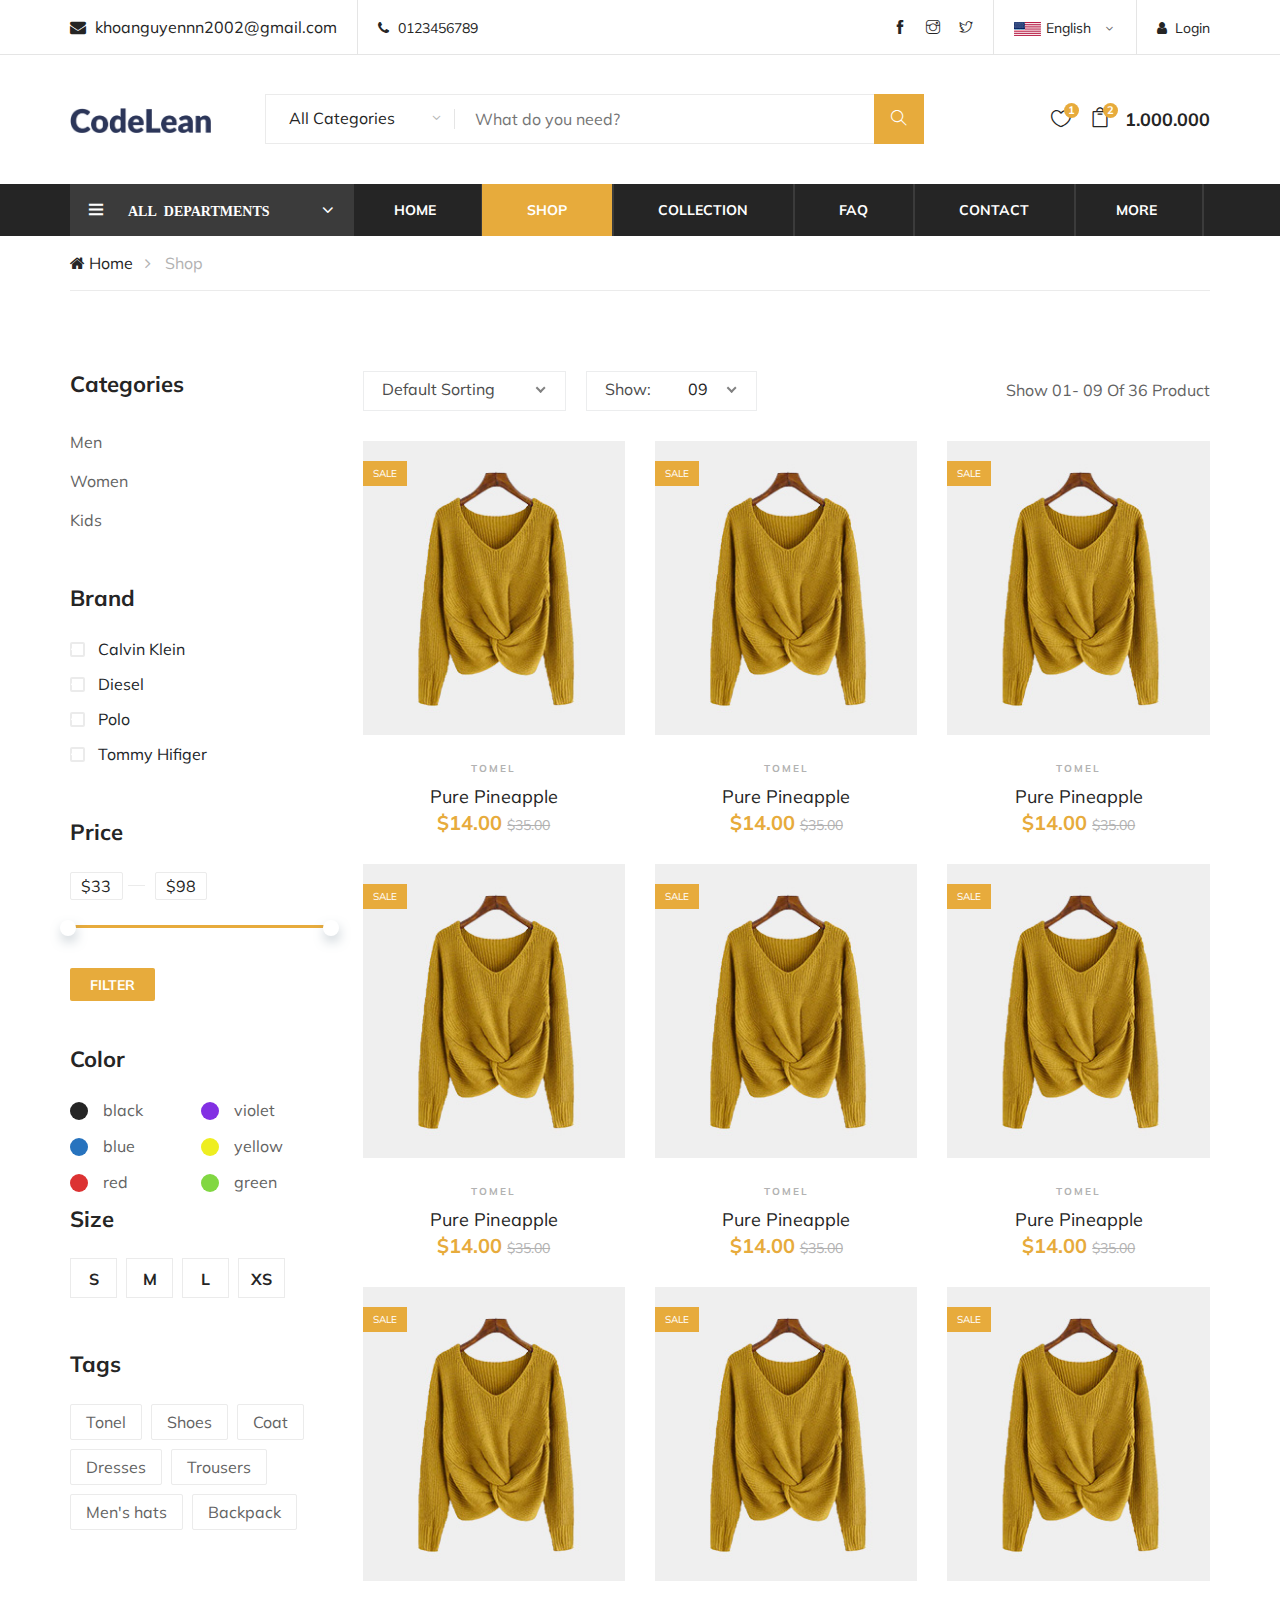
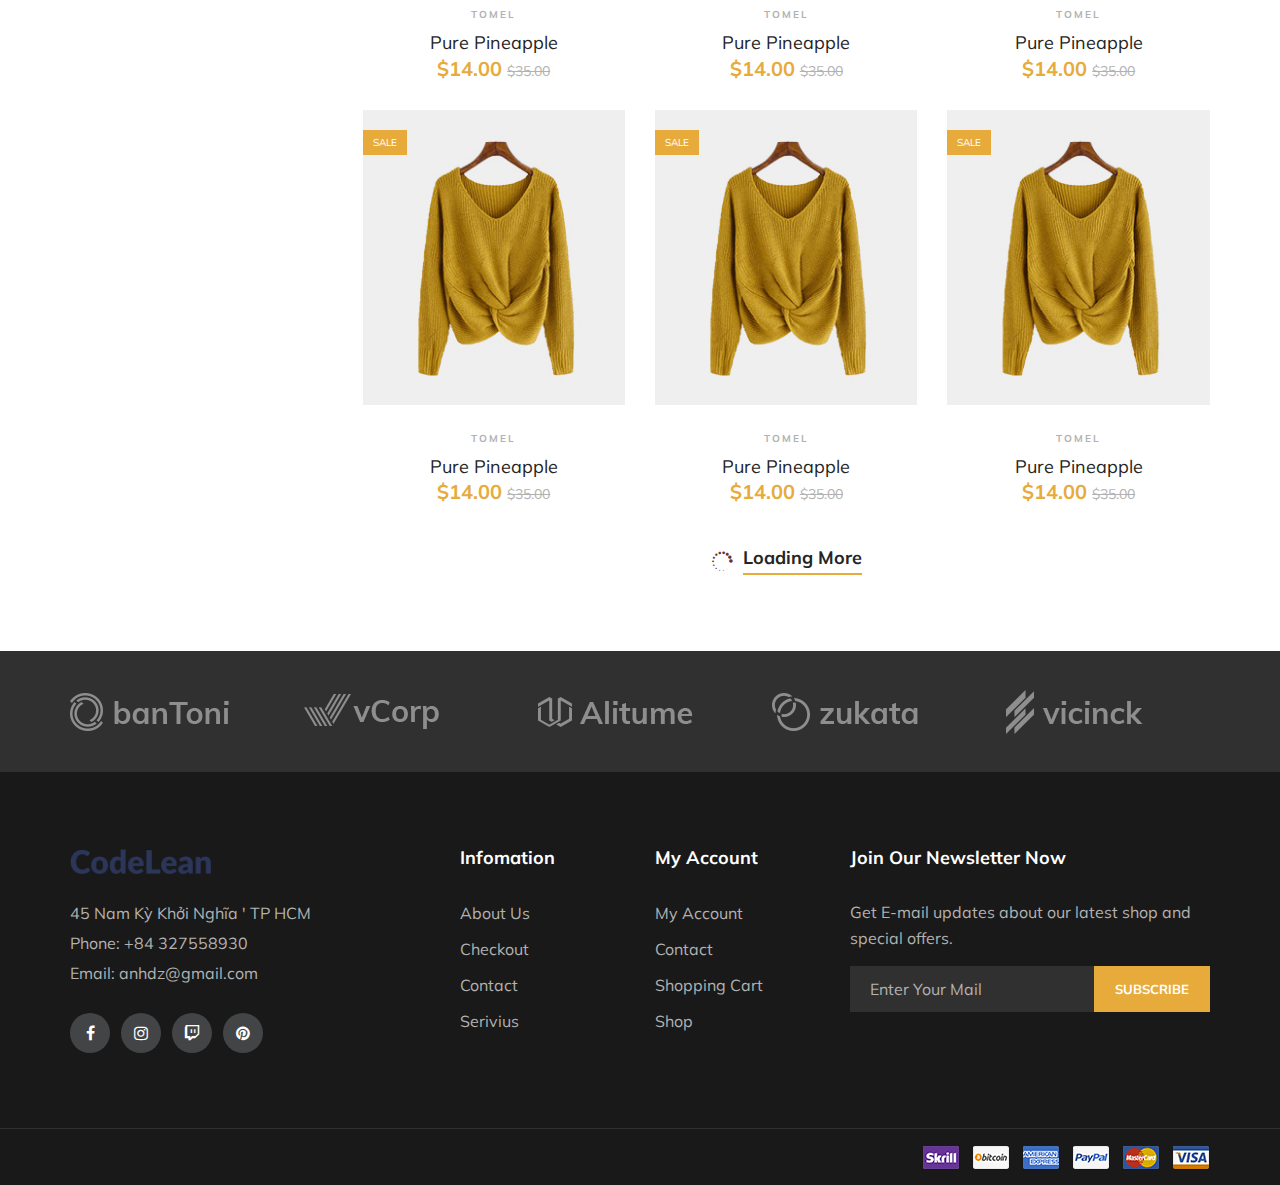
<file: CodeLean.vn DesignWeb Resources/shop.html>
<!DOCTYPE html>
<html lang="zxx">

<head>
    <meta charset="UTF-8">
    <meta name="description" content="codelean Template">
    <meta name="keywords" content="codelean, unica, creative, html">
    <meta name="viewport" content="width=device-width, initial-scale=1.0">
    <meta http-equiv="X-UA-Compatible" content="ie=edge">
    <title>CodeLean | Template</title>

    <!-- Google Font -->
    <link href="https://fonts.googleapis.com/css?family=Muli:300,400,500,600,700,800,900&display=swap" rel="stylesheet">

    <!-- Css Styles -->
    <link rel="stylesheet" href="css/bootstrap.min.css" type="text/css">
    <link rel="stylesheet" href="css/font-awesome.min.css" type="text/css">
    <link rel="stylesheet" href="css/themify-icons.css" type="text/css">
    <link rel="stylesheet" href="css/elegant-icons.css" type="text/css">
    <link rel="stylesheet" href="css/owl.carousel.min.css" type="text/css">
    <link rel="stylesheet" href="css/nice-select.css" type="text/css">
    <link rel="stylesheet" href="css/jquery-ui.min.css" type="text/css">
    <link rel="stylesheet" href="css/slicknav.min.css" type="text/css">
    <link rel="stylesheet" href="css/style.css" type="text/css">
</head>

<body>
    <!-- Start coding here -->

    <!-- Page Preloder -->
    <div id ="preloader">
        <div class = "loader"></div>
    </div>
    <!-- Header Section begin-->
    <header class ="header-section">
        <div class ="header-top">
    <div class="container"><div class="ht-left">
        <div class="mail-service">
            <i class ="fa fa-envelope"></i>
        khoanguyennn2002@gmail.com
        </div>
        <div class="phone-service">
            <i class ="fa fa-phone"></i>
        0123456789
        </div>
        
        
    </div>
    <div class="ht-right">
        <a href="login.html" class="login-panel"><i class="fa fa-user"></i>Login</a>
        <div class="lan-selector">
            <select class="language_drop" name="countries" id="countries" style="width: 300px;">
            <option value="yt" data-image="img/flag-1.jpg" data-imagecss="flag yt" data-title="English">
                English
    
            </option>
            <option value="yt" data-image="img/flag-1.jpg" data-imagecss="flag yt" data-title="Việt Nam">
                Việt Nam
    
            </option>
        </select>
        </div>
    <div class="top-social">
        <a href="#"><i class="ti-facebook"></i></a>
        <a href="#"><i class="ti-instagram"></i></a>
        <a href="#"><i class="ti-twitter"></i></a>
      
        
    
    </div>
    
    
    </div>
    
    
    </div>
        </div>
        <div class= "container">
    <div class="inner-header">
        <div class="row">
            <div class="col-lg-2 col-md-2">
                <div class="logo"><a href="index.html"><img src="img/logo.png" height="25" alt=""></a>
                </div>
            </div>
            <div class="col-lg-7 col-md-7">
                <div class="advanced-search">
                <button type="button" class="category-btn">All Categories</button>
                <div class="input-group">
                    <input type="text" placeholder="What do you need?">
                    <button type="button" ><i class="ti-search"></i></button>
                </div>
            </div>
            </div>
            <div class="col-lg-3 col-md-3 text-right">
                <ul class="nav-right">
                    <li class="heart-icon">
                        <a href="#"><i class="icon_heart_alt"></i>
                            <span>1</span>
                        </a>
                    </li>
                    <li class="cart-icon">
                        <a href="#"><i class="icon_bag_alt"></i>
                            <span>2</span>
                        </a>
                        <div class="cart-hover">
                            <div class="select-items">
                                <table>
                                <tbody>
                                    <tr>
                                        <td class="si-pic"><img src="Gsockpic/2.jpg" height="100" alt=""></td>
                                         <td class="si-text">
                                        <div class="product-select">
                                            <p>100.000 vnđ x 1</p>
                                            <h6>casio gshock</h6>
                                        </div>
                                    </td>
                                 <td class="si-close">
                                    <i class="si-close"></i>
                                 </td>
                                 <tr><td class="si-pic"><img src="Gsockpic/2.jpg" height="100" alt=""></td>
                                    <td class="si-text">
                                        <div class="product-select">
                                            <p>100.000 vnđ x 1</p>
                                            <h6>casio gshock</h6>
                                        </div>
                                    </td>
                                 <td class="si-close">
                                    <i class="si-close"></i>
                                 </td>
    
                                </tr>
    
                                </tr> </tbody></table>
                            </div>
                            <div class="selected-total">
                                <span>total:</span>
                                <h5>5.000.000</h5>
                            </div>
                            <div class="select-button">
                                <a href="shopping-cart.html" class="primary-btn view-card">VIEW CART</a>
                                <a href="check-out.html" class="primary-btn check-out">CHECK OUT</a>
                            </div>
                            <li class="cart-price">1.000.000</li>
                        </div>
                    </li>
                </ul>
            </div>
        </div>
    </div>
        </div>
    
        <div class="nav-item">
            <div class="container">
                <div class="nav-depart">
                    <div class="depart-btn">
                        <i class="ti-menu">
                        <span>All Departments</span>
                        <ul class="depart-hover">
                            <li class="active"><a href="#">Men's watch</a></li>
                            <li><a href="#">Women's watch</a></li>
                            <li><a href="#">Couple watch</a></li>
                        </ul>
                        </i>
                    </div>
                </div>
                <nav class="nav-menu mobile-menu">
    
                   <ul>
                    <li><a href="index.html">Home</a></li>
                    <li class="active"><a href="">Shop</a></li>
                    <li><a href="">Collection</a>
                        <ul class="dropdown">
                           <li><a href="blog.html">Series G-SHOCK S</a></li>
                           <li><a href="">MILITARY WATCHES</a></li>
                           <li><a href="">SOLAR POWERED</a></li>
                        </ul>
                    </li>
               
                    <li><a href="">FAQ</a></li>
                    <li><a href="">Contact</a>
                    <li><a href="">More</a>
                    <ul class="dropdown">
                        <li><a href="">Shopping Cart</a></li>
                        <li><a href="">Checkout</a></li>
                        <li><a href="">Resister</a></li>
                      
                    </ul>
                    </li>
                  
                   </ul>
                </nav>
                <div id="mobile-menu-warp"></div>
            </div>
        </div>
    </header>
    <!-- Header Section end-->

    <!---->

    <!-- Breadcrumb Section begin-->
    <div class="breacrumb-section">
        <div class="container">
            <div class="row">
                <div class="col-lg-12">
                    <div class="breadcrumb-text">
                        <a href="index.html"><i class="fa fa-home"></i> Home</a>
                        <span>Shop</span>
                    </div>
                </div>
            </div>
        </div>
    </div>
    <!-- Breadcrumb Section end-->
    <!-- Product shop section Begin-->
    <section class="product-shop spad">
        <div class="container">
            <div class="row">
                <div class="col-lg-3 col-md-6 col-sm-8 order-lg-1 produts-sidebar-filter">
                    <div class="filter-widget">
                        <h4 class="fw-title">Categories</h4>
                        <ul class="filter-catagories">
                            <li><a href="#">Men</a></li>
                            <li><a href="#">Women</a></li>
                            <li><a href="#">Kids</a></li>
                        </ul>
                    </div>
                    <div class="filter-widget">
                        <h4 class="fw-title">Brand</h4>
                        <div class="fw-brand-check">
                            <div class="bc-item">
                                <label for="bc-calvin">
                                    Calvin Klein
                                    <input type="checkbox" id="bc-calvin">
                                    <span class="checkmark"></span>
                                </label>
                            </div>
                            <div class="bc-item">
                                <label for="bc-diesel">
                                    Diesel
                                    <input type="checkbox" id="bc-diesel">
                                    <span class="checkmark"></span>
                                </label>
                            </div>
                            <div class="bc-item">
                                <label for="bc-polo">
                                    Polo
                                    <input type="checkbox" id="bc-polo">
                                    <span class="checkmark"></span>
                                </label>
                            </div>
                            <div class="bc-item">
                                <label for="bc-tommy">
                                    Tommy Hifiger
                                    <input type="checkbox" id="bc-tommy">
                                    <span class="checkmark"></span>
                                </label>
                            </div>
                        </div>
                    </div>
                    <div class="filter-widget">
                        <h4 class="fw-title">Price</h4>
                        <div class="filter-range-wrap">
                            <div class="range-slider">
                                <div class="price-input">
                                    <input type="text" id="minamount">
                                    <input type="text" id="maxamount">
                                </div>
                            </div>
                            <div class="price-range ui-slider ui-corner-all ui-slider-horizontal ui-widget ui-widget-content"
                                data-min="33" data-max="98">
                                <div class="ui-slider-range ui-corner-all ui-widget-header"></div>
                                <span tabindex="0" class="ui-slider-handle ui-corner-all ui-state-default"></span>
                                <span tabindex="0" class="ui-slider-handle ui-corner-all ui-state-default"></span>
                            </div>
                        </div>
                        <a href="#" class="filter-btn">Filter</a>
                    </div>
                    <div class="filter-widget">
                        <h4 class="fw-title">Color</h4>
                        <div class="fw-color-choose">
                            <div class="cs-item">
                                <input type="radio" id="cs-black">
                                <label class="cs-black" for="cs-black">black</label>
                            </div>
                            <div class="cs-item">
                                <input type="radio" id="cs-violet">
                                <label class="cs-violet" for="cs-violet">violet</label>
                            </div>
                            <div class="cs-item">
                                <input type="radio" id="cs-blue">
                                <label class="cs-blue" for="cs-blue">blue</label>
                            </div>
                            <div class="cs-item">
                                <input type="radio" id="cs-yellow">
                                <label class="cs-yellow" for="cs-yellow">yellow</label>
                            </div>
                            <div class="cs-item">
                                <input type="radio" id="cs-red">
                                <label class="cs-red" for="cs-red">red</label>
                            </div>
                            <div class="cs-item">
                                <input type="radio" id="cs-green">
                                <label class="cs-green" for="cs-green">green</label>
                            </div>

                        </div>
                    </div>
                    <div class="filter-widget">
                        <h4 class="fw-title">Size</h4>
                        <div class="fw-size-choose">
                            <div class="sc-item">
                                <input type="radio" id="s-size">
                                <label for="s-size">S</label>
                            </div>
                            <div class="sc-item">
                                <input type="radio" id="m-size">
                                <label for="m-size">M</label>
                            </div>
                            <div class="sc-item">
                                <input type="radio" id="l-size">
                                <label for="l-size">L</label>
                            </div>
                            <div class="sc-item">
                                <input type="radio" id="xs-size">
                                <label #="xs-size">XS</label>
                            </div>
                        </div>
                    </div>
                    <div class="filter-widget">
                        <h4 class="fw-title">Tags</h4>
                        <div class="fw-tags">
                            <a href="#">Tonel</a>
                            <a href="#">Shoes</a>
                            <a href="#">Coat</a>
                            <a href="#">Dresses</a>
                            <a href="#">Trousers</a>
                            <a href="#">Men's hats</a>
                            <a href="#">Backpack</a>
                        </div>
                    </div>
                </div>
                <div class="col-lg-9 order-1 order-lg-2">
                <div class="product-show-option">
                    <div class="row">
                        <div class="col-lg-7 col-md-7">
                            <div class="select-option">
                                <select class="sorting">
                                    <option value="">Default Sorting</option>
                                </select>
                                <select class="p-show">
                                    <option value="">Show: </option>
                                </select>
                            </div>
                        </div>
                        <div class="col-lg-5 col-md-5 text-right">
                            <p >Show 01- 09 Of 36 Product</p>
                        </div>
                    </div>
                </div>
                <div class="product-list">
                    <div class="row">
                        <div class="col-lg-4 col-sm-6">
                            <div class="product-item">
                                <div class="pi-pic">
                                    <img src="img/products/product-1.jpg"alt="">
                                    <div class="sale pp-sale">Sale</div>
                                    <div class="icon">
                                        <i class="icon_heart_alt"></i>
                                    </div>
                                    <ul>
                                        <li class="w-icon active"><a href="#"><i class="icon_bag_alt"></i></a></li>
                                        <li class="quick-view"><a href="product.html">+ Quick View</a></li>
                                        <li class="w-icon"><a href=""><i class="fa fa-random"></i></a></li>
                                    </ul>
                                </div>
                                <div class="pi-text">
                                    <div class="catagory-name">Tomel</div>
                                    <a href="#">
                                        <h5>Pure Pineapple</h5>
                                    </a>
                                    <div class="product-price">
                                        $14.00
                                        <span>$35.00</span>
                                    </div>
                                </div>
                            </div>
                        </div>
                        <div class="col-lg-4 col-sm-6">
                            <div class="product-item">
                                <div class="pi-pic">
                                    <img src="img/products/product-1.jpg"alt="">
                                    <div class="sale pp-sale">Sale</div>
                                    <div class="icon">
                                        <i class="icon_heart_alt"></i>
                                    </div>
                                    <ul>
                                        <li class="w-icon active"><a href="#"><i class="icon_bag_alt"></i></a></li>
                                        <li class="quick-view"><a href="product.html">+ Quick View</a></li>
                                        <li class="w-icon"><a href=""><i class="fa fa-random"></i></a></li>
                                    </ul>
                                </div>
                                <div class="pi-text">
                                    <div class="catagory-name">Tomel</div>
                                    <a href="#">
                                        <h5>Pure Pineapple</h5>
                                    </a>
                                    <div class="product-price">
                                        $14.00
                                        <span>$35.00</span>
                                    </div>
                                </div>
                            </div>
                        </div>
                        <div class="col-lg-4 col-sm-6">
                            <div class="product-item">
                                <div class="pi-pic">
                                    <img src="img/products/product-1.jpg"alt="">
                                    <div class="sale pp-sale">Sale</div>
                                    <div class="icon">
                                        <i class="icon_heart_alt"></i>
                                    </div>
                                    <ul>
                                        <li class="w-icon active"><a href="#"><i class="icon_bag_alt"></i></a></li>
                                        <li class="quick-view"><a href="product.html">+ Quick View</a></li>
                                        <li class="w-icon"><a href=""><i class="fa fa-random"></i></a></li>
                                    </ul>
                                </div>
                                <div class="pi-text">
                                    <div class="catagory-name">Tomel</div>
                                    <a href="#">
                                        <h5>Pure Pineapple</h5>
                                    </a>
                                    <div class="product-price">
                                        $14.00
                                        <span>$35.00</span>
                                    </div>
                                </div>
                            </div>
                        </div>
                        <div class="col-lg-4 col-sm-6">
                            <div class="product-item">
                                <div class="pi-pic">
                                    <img src="img/products/product-1.jpg"alt="">
                                    <div class="sale pp-sale">Sale</div>
                                    <div class="icon">
                                        <i class="icon_heart_alt"></i>
                                    </div>
                                    <ul>
                                        <li class="w-icon active"><a href="#"><i class="icon_bag_alt"></i></a></li>
                                        <li class="quick-view"><a href="product.html">+ Quick View</a></li>
                                        <li class="w-icon"><a href=""><i class="fa fa-random"></i></a></li>
                                    </ul>
                                </div>
                                <div class="pi-text">
                                    <div class="catagory-name">Tomel</div>
                                    <a href="#">
                                        <h5>Pure Pineapple</h5>
                                    </a>
                                    <div class="product-price">
                                        $14.00
                                        <span>$35.00</span>
                                    </div>
                                </div>
                            </div>
                        </div>
                        <div class="col-lg-4 col-sm-6">
                            <div class="product-item">
                                <div class="pi-pic">
                                    <img src="img/products/product-1.jpg"alt="">
                                    <div class="sale pp-sale">Sale</div>
                                    <div class="icon">
                                        <i class="icon_heart_alt"></i>
                                    </div>
                                    <ul>
                                        <li class="w-icon active"><a href="#"><i class="icon_bag_alt"></i></a></li>
                                        <li class="quick-view"><a href="product.html">+ Quick View</a></li>
                                        <li class="w-icon"><a href=""><i class="fa fa-random"></i></a></li>
                                    </ul>
                                </div>
                                <div class="pi-text">
                                    <div class="catagory-name">Tomel</div>
                                    <a href="#">
                                        <h5>Pure Pineapple</h5>
                                    </a>
                                    <div class="product-price">
                                        $14.00
                                        <span>$35.00</span>
                                    </div>
                                </div>
                            </div>
                        </div>
                        <div class="col-lg-4 col-sm-6">
                            <div class="product-item">
                                <div class="pi-pic">
                                    <img src="img/products/product-1.jpg"alt="">
                                    <div class="sale pp-sale">Sale</div>
                                    <div class="icon">
                                        <i class="icon_heart_alt"></i>
                                    </div>
                                    <ul>
                                        <li class="w-icon active"><a href="#"><i class="icon_bag_alt"></i></a></li>
                                        <li class="quick-view"><a href="product.html">+ Quick View</a></li>
                                        <li class="w-icon"><a href=""><i class="fa fa-random"></i></a></li>
                                    </ul>
                                </div>
                                <div class="pi-text">
                                    <div class="catagory-name">Tomel</div>
                                    <a href="#">
                                        <h5>Pure Pineapple</h5>
                                    </a>
                                    <div class="product-price">
                                        $14.00
                                        <span>$35.00</span>
                                    </div>
                                </div>
                            </div>
                        </div>
                        <div class="col-lg-4 col-sm-6">
                            <div class="product-item">
                                <div class="pi-pic">
                                    <img src="img/products/product-1.jpg"alt="">
                                    <div class="sale pp-sale">Sale</div>
                                    <div class="icon">
                                        <i class="icon_heart_alt"></i>
                                    </div>
                                    <ul>
                                        <li class="w-icon active"><a href="#"><i class="icon_bag_alt"></i></a></li>
                                        <li class="quick-view"><a href="product.html">+ Quick View</a></li>
                                        <li class="w-icon"><a href=""><i class="fa fa-random"></i></a></li>
                                    </ul>
                                </div>
                                <div class="pi-text">
                                    <div class="catagory-name">Tomel</div>
                                    <a href="#">
                                        <h5>Pure Pineapple</h5>
                                    </a>
                                    <div class="product-price">
                                        $14.00
                                        <span>$35.00</span>
                                    </div>
                                </div>
                            </div>
                        </div>
                        <div class="col-lg-4 col-sm-6">
                            <div class="product-item">
                                <div class="pi-pic">
                                    <img src="img/products/product-1.jpg"alt="">
                                    <div class="sale pp-sale">Sale</div>
                                    <div class="icon">
                                        <i class="icon_heart_alt"></i>
                                    </div>
                                    <ul>
                                        <li class="w-icon active"><a href="#"><i class="icon_bag_alt"></i></a></li>
                                        <li class="quick-view"><a href="product.html">+ Quick View</a></li>
                                        <li class="w-icon"><a href=""><i class="fa fa-random"></i></a></li>
                                    </ul>
                                </div>
                                <div class="pi-text">
                                    <div class="catagory-name">Tomel</div>
                                    <a href="#">
                                        <h5>Pure Pineapple</h5>
                                    </a>
                                    <div class="product-price">
                                        $14.00
                                        <span>$35.00</span>
                                    </div>
                                </div>
                            </div>
                        </div>
                        <div class="col-lg-4 col-sm-6">
                            <div class="product-item">
                                <div class="pi-pic">
                                    <img src="img/products/product-1.jpg"alt="">
                                    <div class="sale pp-sale">Sale</div>
                                    <div class="icon">
                                        <i class="icon_heart_alt"></i>
                                    </div>
                                    <ul>
                                        <li class="w-icon active"><a href="#"><i class="icon_bag_alt"></i></a></li>
                                        <li class="quick-view"><a href="product.html">+ Quick View</a></li>
                                        <li class="w-icon"><a href=""><i class="fa fa-random"></i></a></li>
                                    </ul>
                                </div>
                                <div class="pi-text">
                                    <div class="catagory-name">Tomel</div>
                                    <a href="#">
                                        <h5>Pure Pineapple</h5>
                                    </a>
                                    <div class="product-price">
                                        $14.00
                                        <span>$35.00</span>
                                    </div>
                                </div>
                            </div>
                        </div>
                        <div class="col-lg-4 col-sm-6">
                            <div class="product-item">
                                <div class="pi-pic">
                                    <img src="img/products/product-1.jpg"alt="">
                                    <div class="sale pp-sale">Sale</div>
                                    <div class="icon">
                                        <i class="icon_heart_alt"></i>
                                    </div>
                                    <ul>
                                        <li class="w-icon active"><a href="#"><i class="icon_bag_alt"></i></a></li>
                                        <li class="quick-view"><a href="product.html">+ Quick View</a></li>
                                        <li class="w-icon"><a href=""><i class="fa fa-random"></i></a></li>
                                    </ul>
                                </div>
                                <div class="pi-text">
                                    <div class="catagory-name">Tomel</div>
                                    <a href="#">
                                        <h5>Pure Pineapple</h5>
                                    </a>
                                    <div class="product-price">
                                        $14.00
                                        <span>$35.00</span>
                                    </div>
                                </div>
                            </div>
                        </div>
                        <div class="col-lg-4 col-sm-6">
                            <div class="product-item">
                                <div class="pi-pic">
                                    <img src="img/products/product-1.jpg"alt="">
                                    <div class="sale pp-sale">Sale</div>
                                    <div class="icon">
                                        <i class="icon_heart_alt"></i>
                                    </div>
                                    <ul>
                                        <li class="w-icon active"><a href="#"><i class="icon_bag_alt"></i></a></li>
                                        <li class="quick-view"><a href="product.html">+ Quick View</a></li>
                                        <li class="w-icon"><a href=""><i class="fa fa-random"></i></a></li>
                                    </ul>
                                </div>
                                <div class="pi-text">
                                    <div class="catagory-name">Tomel</div>
                                    <a href="#">
                                        <h5>Pure Pineapple</h5>
                                    </a>
                                    <div class="product-price">
                                        $14.00
                                        <span>$35.00</span>
                                    </div>
                                </div>
                            </div>
                        </div>
                        <div class="col-lg-4 col-sm-6">
                            <div class="product-item">
                                <div class="pi-pic">
                                    <img src="img/products/product-1.jpg"alt="">
                                    <div class="sale pp-sale">Sale</div>
                                    <div class="icon">
                                        <i class="icon_heart_alt"></i>
                                    </div>
                                    <ul>
                                        <li class="w-icon active"><a href="#"><i class="icon_bag_alt"></i></a></li>
                                        <li class="quick-view"><a href="product.html">+ Quick View</a></li>
                                        <li class="w-icon"><a href=""><i class="fa fa-random"></i></a></li>
                                    </ul>
                                </div>
                                <div class="pi-text">
                                    <div class="catagory-name">Tomel</div>
                                    <a href="#">
                                        <h5>Pure Pineapple</h5>
                                    </a>
                                    <div class="product-price">
                                        $14.00
                                        <span>$35.00</span>
                                    </div>
                                </div>
                            </div>
                        </div>
                    </div>
                </div>
                <div class="loading-more">
                    <i class="icon_loading"></i>
                    <a href="#">Loading More</a>

                </div>
            </div>
            </div>
        </div>
           
    </section>
    <!-- Product shop section end-->



    <!-- partner  logo section begin -->
    <div class="partner-logo">
        <div class="container">
         <div class="logo-carousel owl-carousel">
             <div class="logo-item">
                 <div class="tablecell-inner">
                     <img src="img/logo-carousel/logo-1.png">
                 </div>
             </div>
             <div class="logo-item">
                 <div class="tablecell-inner">
                     <img src="img/logo-carousel/logo-2.png">
                 </div>
             </div>
             <div class="logo-item">
                 <div class="tablecell-inner">
                     <img src="img/logo-carousel/logo-3.png">
                 </div>
             </div>
             <div class="logo-item">
                 <div class="tablecell-inner">
                     <img src="img/logo-carousel/logo-4.png">
                 </div>
             </div>
             <div class="logo-item">
                 <div class="tablecell-inner">
                     <img src="img/logo-carousel/logo-5.png">
                 </div>
             </div>
         </div>
        </div>
     </div>
    
    <!-- partner  logo section end -->

    <!-- Footer Section begin-->
    <footer class="footer-section">

        <div class="container">
            <div class="row">
                <div class="col-lg-3">
                    <div class="footer-left">
                        <div class="footer-logo">
                            <a href="index.html">
                                <img src="img/footer-logo.png" height="25" alt="">
                            </a>
                        </div>
                        <ul>
                            <li>45 Nam Kỳ Khởi Nghĩa ' TP HCM</li>
                            <li>Phone: +84 327558930</li>
                            <li>Email: anhdz@gmail.com </li>
                        </ul>
                        <div class="footer-social">
                            <a href="#"><i class="fa fa-facebook"></i></a>
                            <a href="#"><i class="fa fa-instagram"></i></a>
                            <a href="#"><i class="fa fa-twitch"></i></a>
                            <a href="#"><i class="fa fa-pinterest"></i></a>
                        </div>
                    </div>
                </div>
                <div class="col-lg-2 offset-lg-1">
                    <div class="footer-widget">
                        <h5>
                            Infomation
                        </h5>
                        <ul>
                            <li><a href="">About Us</a></li>
                            <li><a href="">Checkout</a></li>
                            <li><a href="">Contact</a></li>
                            <li><a href="">Serivius</a></li>
                        </ul>
                    </div>
                </div>
                <div class="col-lg-2">
                    <div class="footer-widget">
                        <h5>
                            My Account
                        </h5>
                        <ul>
                            <li><a href="">My Account</a></li>
                            <li><a href="">Contact</a></li>
                            <li><a href="">Shopping Cart</a></li>
                            <li><a href="">Shop</a></li>
                        </ul>
                    </div>
                </div>
                <div class="col-lg-4">
                    <div class="newslatter-item">
                        <h5>
                            Join Our Newsletter Now
                        </h5>
                        <p>
                            Get E-mail updates about our latest shop and special offers.
                        </p>
                        <form action="#" class="subscribe-form">
                            <input type="text" placeholder="Enter Your Mail">
                            <button type="button">Subscribe</button>
                        </form>
                    </div>
                </div>
            </div>
        </div>
        <div class="copyright-reserved">
            <div class="container">
                <div class="row">
                    <div class="col-lg-12">
                        <div class="copyright-text">
                            <script>document.write(new date().getFullYear());</script> 
                        </div>
                        <div class="payment-pic">
                            <img src="img/payment-method.png" alt="">
    
                        </div>
                    </div>
                </div>
            </div>
        </div>
    </footer>
   
    <!-- Footer Section end-->


    <!-- Js Plugins -->
    <script src="js/jquery-3.3.1.min.js"></script>
    <script src="js/bootstrap.min.js"></script>
    <script src="js/jquery-ui.min.js"></script>
    <script src="js/jquery.countdown.min.js"></script>
    <script src="js/jquery.nice-select.min.js"></script>
    <script src="js/jquery.zoom.min.js"></script>
    <script src="js/jquery.dd.min.js"></script>
    <script src="js/jquery.slicknav.js"></script>
    <script src="js/owl.carousel.min.js"></script>
    <script src="js/main.js"></script>
</body>

</html>
</file>
<file: CodeLean.vn DesignWeb Resources/css/themify-icons.css>
@font-face {
	font-family: 'themify';
	src:url('../fonts/themify.eot?-fvbane');
	src:url('../fonts/themify.eot?#iefix-fvbane') format('embedded-opentype'),
		url('../fonts/themify.woff?-fvbane') format('woff'),
		url('../fonts/themify.ttf?-fvbane') format('truetype'),
		url('../fonts/themify.svg?-fvbane#themify') format('svg');
	font-weight: normal;
	font-style: normal;
}

[class^="ti-"], [class*=" ti-"] {
	font-family: 'themify';
	speak: none;
	font-style: normal;
	font-weight: normal;
	font-variant: normal;
	text-transform: none;
	line-height: 1;

	/* Better Font Rendering =========== */
	-webkit-font-smoothing: antialiased;
	-moz-osx-font-smoothing: grayscale;
}

.ti-wand:before {
	content: "\e600";
}
.ti-volume:before {
	content: "\e601";
}
.ti-user:before {
	content: "\e602";
}
.ti-unlock:before {
	content: "\e603";
}
.ti-unlink:before {
	content: "\e604";
}
.ti-trash:before {
	content: "\e605";
}
.ti-thought:before {
	content: "\e606";
}
.ti-target:before {
	content: "\e607";
}
.ti-tag:before {
	content: "\e608";
}
.ti-tablet:before {
	content: "\e609";
}
.ti-star:before {
	content: "\e60a";
}
.ti-spray:before {
	content: "\e60b";
}
.ti-signal:before {
	content: "\e60c";
}
.ti-shopping-cart:before {
	content: "\e60d";
}
.ti-shopping-cart-full:before {
	content: "\e60e";
}
.ti-settings:before {
	content: "\e60f";
}
.ti-search:before {
	content: "\e610";
}
.ti-zoom-in:before {
	content: "\e611";
}
.ti-zoom-out:before {
	content: "\e612";
}
.ti-cut:before {
	content: "\e613";
}
.ti-ruler:before {
	content: "\e614";
}
.ti-ruler-pencil:before {
	content: "\e615";
}
.ti-ruler-alt:before {
	content: "\e616";
}
.ti-bookmark:before {
	content: "\e617";
}
.ti-bookmark-alt:before {
	content: "\e618";
}
.ti-reload:before {
	content: "\e619";
}
.ti-plus:before {
	content: "\e61a";
}
.ti-pin:before {
	content: "\e61b";
}
.ti-pencil:before {
	content: "\e61c";
}
.ti-pencil-alt:before {
	content: "\e61d";
}
.ti-paint-roller:before {
	content: "\e61e";
}
.ti-paint-bucket:before {
	content: "\e61f";
}
.ti-na:before {
	content: "\e620";
}
.ti-mobile:before {
	content: "\e621";
}
.ti-minus:before {
	content: "\e622";
}
.ti-medall:before {
	content: "\e623";
}
.ti-medall-alt:before {
	content: "\e624";
}
.ti-marker:before {
	content: "\e625";
}
.ti-marker-alt:before {
	content: "\e626";
}
.ti-arrow-up:before {
	content: "\e627";
}
.ti-arrow-right:before {
	content: "\e628";
}
.ti-arrow-left:before {
	content: "\e629";
}
.ti-arrow-down:before {
	content: "\e62a";
}
.ti-lock:before {
	content: "\e62b";
}
.ti-location-arrow:before {
	content: "\e62c";
}
.ti-link:before {
	content: "\e62d";
}
.ti-layout:before {
	content: "\e62e";
}
.ti-layers:before {
	content: "\e62f";
}
.ti-layers-alt:before {
	content: "\e630";
}
.ti-key:before {
	content: "\e631";
}
.ti-import:before {
	content: "\e632";
}
.ti-image:before {
	content: "\e633";
}
.ti-heart:before {
	content: "\e634";
}
.ti-heart-broken:before {
	content: "\e635";
}
.ti-hand-stop:before {
	content: "\e636";
}
.ti-hand-open:before {
	content: "\e637";
}
.ti-hand-drag:before {
	content: "\e638";
}
.ti-folder:before {
	content: "\e639";
}
.ti-flag:before {
	content: "\e63a";
}
.ti-flag-alt:before {
	content: "\e63b";
}
.ti-flag-alt-2:before {
	content: "\e63c";
}
.ti-eye:before {
	content: "\e63d";
}
.ti-export:before {
	content: "\e63e";
}
.ti-exchange-vertical:before {
	content: "\e63f";
}
.ti-desktop:before {
	content: "\e640";
}
.ti-cup:before {
	content: "\e641";
}
.ti-crown:before {
	content: "\e642";
}
.ti-comments:before {
	content: "\e643";
}
.ti-comment:before {
	content: "\e644";
}
.ti-comment-alt:before {
	content: "\e645";
}
.ti-close:before {
	content: "\e646";
}
.ti-clip:before {
	content: "\e647";
}
.ti-angle-up:before {
	content: "\e648";
}
.ti-angle-right:before {
	content: "\e649";
}
.ti-angle-left:before {
	content: "\e64a";
}
.ti-angle-down:before {
	content: "\e64b";
}
.ti-check:before {
	content: "\e64c";
}
.ti-check-box:before {
	content: "\e64d";
}
.ti-camera:before {
	content: "\e64e";
}
.ti-announcement:before {
	content: "\e64f";
}
.ti-brush:before {
	content: "\e650";
}
.ti-briefcase:before {
	content: "\e651";
}
.ti-bolt:before {
	content: "\e652";
}
.ti-bolt-alt:before {
	content: "\e653";
}
.ti-blackboard:before {
	content: "\e654";
}
.ti-bag:before {
	content: "\e655";
}
.ti-move:before {
	content: "\e656";
}
.ti-arrows-vertical:before {
	content: "\e657";
}
.ti-arrows-horizontal:before {
	content: "\e658";
}
.ti-fullscreen:before {
	content: "\e659";
}
.ti-arrow-top-right:before {
	content: "\e65a";
}
.ti-arrow-top-left:before {
	content: "\e65b";
}
.ti-arrow-circle-up:before {
	content: "\e65c";
}
.ti-arrow-circle-right:before {
	content: "\e65d";
}
.ti-arrow-circle-left:before {
	content: "\e65e";
}
.ti-arrow-circle-down:before {
	content: "\e65f";
}
.ti-angle-double-up:before {
	content: "\e660";
}
.ti-angle-double-right:before {
	content: "\e661";
}
.ti-angle-double-left:before {
	content: "\e662";
}
.ti-angle-double-down:before {
	content: "\e663";
}
.ti-zip:before {
	content: "\e664";
}
.ti-world:before {
	content: "\e665";
}
.ti-wheelchair:before {
	content: "\e666";
}
.ti-view-list:before {
	content: "\e667";
}
.ti-view-list-alt:before {
	content: "\e668";
}
.ti-view-grid:before {
	content: "\e669";
}
.ti-uppercase:before {
	content: "\e66a";
}
.ti-upload:before {
	content: "\e66b";
}
.ti-underline:before {
	content: "\e66c";
}
.ti-truck:before {
	content: "\e66d";
}
.ti-timer:before {
	content: "\e66e";
}
.ti-ticket:before {
	content: "\e66f";
}
.ti-thumb-up:before {
	content: "\e670";
}
.ti-thumb-down:before {
	content: "\e671";
}
.ti-text:before {
	content: "\e672";
}
.ti-stats-up:before {
	content: "\e673";
}
.ti-stats-down:before {
	content: "\e674";
}
.ti-split-v:before {
	content: "\e675";
}
.ti-split-h:before {
	content: "\e676";
}
.ti-smallcap:before {
	content: "\e677";
}
.ti-shine:before {
	content: "\e678";
}
.ti-shift-right:before {
	content: "\e679";
}
.ti-shift-left:before {
	content: "\e67a";
}
.ti-shield:before {
	content: "\e67b";
}
.ti-notepad:before {
	content: "\e67c";
}
.ti-server:before {
	content: "\e67d";
}
.ti-quote-right:before {
	content: "\e67e";
}
.ti-quote-left:before {
	content: "\e67f";
}
.ti-pulse:before {
	content: "\e680";
}
.ti-printer:before {
	content: "\e681";
}
.ti-power-off:before {
	content: "\e682";
}
.ti-plug:before {
	content: "\e683";
}
.ti-pie-chart:before {
	content: "\e684";
}
.ti-paragraph:before {
	content: "\e685";
}
.ti-panel:before {
	content: "\e686";
}
.ti-package:before {
	content: "\e687";
}
.ti-music:before {
	content: "\e688";
}
.ti-music-alt:before {
	content: "\e689";
}
.ti-mouse:before {
	content: "\e68a";
}
.ti-mouse-alt:before {
	content: "\e68b";
}
.ti-money:before {
	content: "\e68c";
}
.ti-microphone:before {
	content: "\e68d";
}
.ti-menu:before {
	content: "\e68e";
}
.ti-menu-alt:before {
	content: "\e68f";
}
.ti-map:before {
	content: "\e690";
}
.ti-map-alt:before {
	content: "\e691";
}
.ti-loop:before {
	content: "\e692";
}
.ti-location-pin:before {
	content: "\e693";
}
.ti-list:before {
	content: "\e694";
}
.ti-light-bulb:before {
	content: "\e695";
}
.ti-Italic:before {
	content: "\e696";
}
.ti-info:before {
	content: "\e697";
}
.ti-infinite:before {
	content: "\e698";
}
.ti-id-badge:before {
	content: "\e699";
}
.ti-hummer:before {
	content: "\e69a";
}
.ti-home:before {
	content: "\e69b";
}
.ti-help:before {
	content: "\e69c";
}
.ti-headphone:before {
	content: "\e69d";
}
.ti-harddrives:before {
	content: "\e69e";
}
.ti-harddrive:before {
	content: "\e69f";
}
.ti-gift:before {
	content: "\e6a0";
}
.ti-game:before {
	content: "\e6a1";
}
.ti-filter:before {
	content: "\e6a2";
}
.ti-files:before {
	content: "\e6a3";
}
.ti-file:before {
	content: "\e6a4";
}
.ti-eraser:before {
	content: "\e6a5";
}
.ti-envelope:before {
	content: "\e6a6";
}
.ti-download:before {
	content: "\e6a7";
}
.ti-direction:before {
	content: "\e6a8";
}
.ti-direction-alt:before {
	content: "\e6a9";
}
.ti-dashboard:before {
	content: "\e6aa";
}
.ti-control-stop:before {
	content: "\e6ab";
}
.ti-control-shuffle:before {
	content: "\e6ac";
}
.ti-control-play:before {
	content: "\e6ad";
}
.ti-control-pause:before {
	content: "\e6ae";
}
.ti-control-forward:before {
	content: "\e6af";
}
.ti-control-backward:before {
	content: "\e6b0";
}
.ti-cloud:before {
	content: "\e6b1";
}
.ti-cloud-up:before {
	content: "\e6b2";
}
.ti-cloud-down:before {
	content: "\e6b3";
}
.ti-clipboard:before {
	content: "\e6b4";
}
.ti-car:before {
	content: "\e6b5";
}
.ti-calendar:before {
	content: "\e6b6";
}
.ti-book:before {
	content: "\e6b7";
}
.ti-bell:before {
	content: "\e6b8";
}
.ti-basketball:before {
	content: "\e6b9";
}
.ti-bar-chart:before {
	content: "\e6ba";
}
.ti-bar-chart-alt:before {
	content: "\e6bb";
}
.ti-back-right:before {
	content: "\e6bc";
}
.ti-back-left:before {
	content: "\e6bd";
}
.ti-arrows-corner:before {
	content: "\e6be";
}
.ti-archive:before {
	content: "\e6bf";
}
.ti-anchor:before {
	content: "\e6c0";
}
.ti-align-right:before {
	content: "\e6c1";
}
.ti-align-left:before {
	content: "\e6c2";
}
.ti-align-justify:before {
	content: "\e6c3";
}
.ti-align-center:before {
	content: "\e6c4";
}
.ti-alert:before {
	content: "\e6c5";
}
.ti-alarm-clock:before {
	content: "\e6c6";
}
.ti-agenda:before {
	content: "\e6c7";
}
.ti-write:before {
	content: "\e6c8";
}
.ti-window:before {
	content: "\e6c9";
}
.ti-widgetized:before {
	content: "\e6ca";
}
.ti-widget:before {
	content: "\e6cb";
}
.ti-widget-alt:before {
	content: "\e6cc";
}
.ti-wallet:before {
	content: "\e6cd";
}
.ti-video-clapper:before {
	content: "\e6ce";
}
.ti-video-camera:before {
	content: "\e6cf";
}
.ti-vector:before {
	content: "\e6d0";
}
.ti-themify-logo:before {
	content: "\e6d1";
}
.ti-themify-favicon:before {
	content: "\e6d2";
}
.ti-themify-favicon-alt:before {
	content: "\e6d3";
}
.ti-support:before {
	content: "\e6d4";
}
.ti-stamp:before {
	content: "\e6d5";
}
.ti-split-v-alt:before {
	content: "\e6d6";
}
.ti-slice:before {
	content: "\e6d7";
}
.ti-shortcode:before {
	content: "\e6d8";
}
.ti-shift-right-alt:before {
	content: "\e6d9";
}
.ti-shift-left-alt:before {
	content: "\e6da";
}
.ti-ruler-alt-2:before {
	content: "\e6db";
}
.ti-receipt:before {
	content: "\e6dc";
}
.ti-pin2:before {
	content: "\e6dd";
}
.ti-pin-alt:before {
	content: "\e6de";
}
.ti-pencil-alt2:before {
	content: "\e6df";
}
.ti-palette:before {
	content: "\e6e0";
}
.ti-more:before {
	content: "\e6e1";
}
.ti-more-alt:before {
	content: "\e6e2";
}
.ti-microphone-alt:before {
	content: "\e6e3";
}
.ti-magnet:before {
	content: "\e6e4";
}
.ti-line-double:before {
	content: "\e6e5";
}
.ti-line-dotted:before {
	content: "\e6e6";
}
.ti-line-dashed:before {
	content: "\e6e7";
}
.ti-layout-width-full:before {
	content: "\e6e8";
}
.ti-layout-width-default:before {
	content: "\e6e9";
}
.ti-layout-width-default-alt:before {
	content: "\e6ea";
}
.ti-layout-tab:before {
	content: "\e6eb";
}
.ti-layout-tab-window:before {
	content: "\e6ec";
}
.ti-layout-tab-v:before {
	content: "\e6ed";
}
.ti-layout-tab-min:before {
	content: "\e6ee";
}
.ti-layout-slider:before {
	content: "\e6ef";
}
.ti-layout-slider-alt:before {
	content: "\e6f0";
}
.ti-layout-sidebar-right:before {
	content: "\e6f1";
}
.ti-layout-sidebar-none:before {
	content: "\e6f2";
}
.ti-layout-sidebar-left:before {
	content: "\e6f3";
}
.ti-layout-placeholder:before {
	content: "\e6f4";
}
.ti-layout-menu:before {
	content: "\e6f5";
}
.ti-layout-menu-v:before {
	content: "\e6f6";
}
.ti-layout-menu-separated:before {
	content: "\e6f7";
}
.ti-layout-menu-full:before {
	content: "\e6f8";
}
.ti-layout-media-right-alt:before {
	content: "\e6f9";
}
.ti-layout-media-right:before {
	content: "\e6fa";
}
.ti-layout-media-overlay:before {
	content: "\e6fb";
}
.ti-layout-media-overlay-alt:before {
	content: "\e6fc";
}
.ti-layout-media-overlay-alt-2:before {
	content: "\e6fd";
}
.ti-layout-media-left-alt:before {
	content: "\e6fe";
}
.ti-layout-media-left:before {
	content: "\e6ff";
}
.ti-layout-media-center-alt:before {
	content: "\e700";
}
.ti-layout-media-center:before {
	content: "\e701";
}
.ti-layout-list-thumb:before {
	content: "\e702";
}
.ti-layout-list-thumb-alt:before {
	content: "\e703";
}
.ti-layout-list-post:before {
	content: "\e704";
}
.ti-layout-list-large-image:before {
	content: "\e705";
}
.ti-layout-line-solid:before {
	content: "\e706";
}
.ti-layout-grid4:before {
	content: "\e707";
}
.ti-layout-grid3:before {
	content: "\e708";
}
.ti-layout-grid2:before {
	content: "\e709";
}
.ti-layout-grid2-thumb:before {
	content: "\e70a";
}
.ti-layout-cta-right:before {
	content: "\e70b";
}
.ti-layout-cta-left:before {
	content: "\e70c";
}
.ti-layout-cta-center:before {
	content: "\e70d";
}
.ti-layout-cta-btn-right:before {
	content: "\e70e";
}
.ti-layout-cta-btn-left:before {
	content: "\e70f";
}
.ti-layout-column4:before {
	content: "\e710";
}
.ti-layout-column3:before {
	content: "\e711";
}
.ti-layout-column2:before {
	content: "\e712";
}
.ti-layout-accordion-separated:before {
	content: "\e713";
}
.ti-layout-accordion-merged:before {
	content: "\e714";
}
.ti-layout-accordion-list:before {
	content: "\e715";
}
.ti-ink-pen:before {
	content: "\e716";
}
.ti-info-alt:before {
	content: "\e717";
}
.ti-help-alt:before {
	content: "\e718";
}
.ti-headphone-alt:before {
	content: "\e719";
}
.ti-hand-point-up:before {
	content: "\e71a";
}
.ti-hand-point-right:before {
	content: "\e71b";
}
.ti-hand-point-left:before {
	content: "\e71c";
}
.ti-hand-point-down:before {
	content: "\e71d";
}
.ti-gallery:before {
	content: "\e71e";
}
.ti-face-smile:before {
	content: "\e71f";
}
.ti-face-sad:before {
	content: "\e720";
}
.ti-credit-card:before {
	content: "\e721";
}
.ti-control-skip-forward:before {
	content: "\e722";
}
.ti-control-skip-backward:before {
	content: "\e723";
}
.ti-control-record:before {
	content: "\e724";
}
.ti-control-eject:before {
	content: "\e725";
}
.ti-comments-smiley:before {
	content: "\e726";
}
.ti-brush-alt:before {
	content: "\e727";
}
.ti-youtube:before {
	content: "\e728";
}
.ti-vimeo:before {
	content: "\e729";
}
.ti-twitter:before {
	content: "\e72a";
}
.ti-time:before {
	content: "\e72b";
}
.ti-tumblr:before {
	content: "\e72c";
}
.ti-skype:before {
	content: "\e72d";
}
.ti-share:before {
	content: "\e72e";
}
.ti-share-alt:before {
	content: "\e72f";
}
.ti-rocket:before {
	content: "\e730";
}
.ti-pinterest:before {
	content: "\e731";
}
.ti-new-window:before {
	content: "\e732";
}
.ti-microsoft:before {
	content: "\e733";
}
.ti-list-ol:before {
	content: "\e734";
}
.ti-linkedin:before {
	content: "\e735";
}
.ti-layout-sidebar-2:before {
	content: "\e736";
}
.ti-layout-grid4-alt:before {
	content: "\e737";
}
.ti-layout-grid3-alt:before {
	content: "\e738";
}
.ti-layout-grid2-alt:before {
	content: "\e739";
}
.ti-layout-column4-alt:before {
	content: "\e73a";
}
.ti-layout-column3-alt:before {
	content: "\e73b";
}
.ti-layout-column2-alt:before {
	content: "\e73c";
}
.ti-instagram:before {
	content: "\e73d";
}
.ti-google:before {
	content: "\e73e";
}
.ti-github:before {
	content: "\e73f";
}
.ti-flickr:before {
	content: "\e740";
}
.ti-facebook:before {
	content: "\e741";
}
.ti-dropbox:before {
	content: "\e742";
}
.ti-dribbble:before {
	content: "\e743";
}
.ti-apple:before {
	content: "\e744";
}
.ti-android:before {
	content: "\e745";
}
.ti-save:before {
	content: "\e746";
}
.ti-save-alt:before {
	content: "\e747";
}
.ti-yahoo:before {
	content: "\e748";
}
.ti-wordpress:before {
	content: "\e749";
}
.ti-vimeo-alt:before {
	content: "\e74a";
}
.ti-twitter-alt:before {
	content: "\e74b";
}
.ti-tumblr-alt:before {
	content: "\e74c";
}
.ti-trello:before {
	content: "\e74d";
}
.ti-stack-overflow:before {
	content: "\e74e";
}
.ti-soundcloud:before {
	content: "\e74f";
}
.ti-sharethis:before {
	content: "\e750";
}
.ti-sharethis-alt:before {
	content: "\e751";
}
.ti-reddit:before {
	content: "\e752";
}
.ti-pinterest-alt:before {
	content: "\e753";
}
.ti-microsoft-alt:before {
	content: "\e754";
}
.ti-linux:before {
	content: "\e755";
}
.ti-jsfiddle:before {
	content: "\e756";
}
.ti-joomla:before {
	content: "\e757";
}
.ti-html5:before {
	content: "\e758";
}
.ti-flickr-alt:before {
	content: "\e759";
}
.ti-email:before {
	content: "\e75a";
}
.ti-drupal:before {
	content: "\e75b";
}
.ti-dropbox-alt:before {
	content: "\e75c";
}
.ti-css3:before {
	content: "\e75d";
}
.ti-rss:before {
	content: "\e75e";
}
.ti-rss-alt:before {
	content: "\e75f";
}
</file>
<file: CodeLean.vn DesignWeb Resources/css/elegant-icons.css>
@font-face {
	font-family: 'ElegantIcons';
	src:url('../fonts/ElegantIcons.eot');
	src:url('../fonts/ElegantIcons.eot?#iefix') format('embedded-opentype'),
		url('../fonts/ElegantIcons.woff') format('woff'),
		url('../fonts/ElegantIcons.ttf') format('truetype'),
		url('../fonts/ElegantIcons.svg#ElegantIcons') format('svg');
	font-weight: normal;
	font-style: normal;
}

/* Use the following CSS code if you want to use data attributes for inserting your icons */
[data-icon]:before {
	font-family: 'ElegantIcons';
	content: attr(data-icon);
	speak: none;
	font-weight: normal;
	font-variant: normal;
	text-transform: none;
	line-height: 1;
	-webkit-font-smoothing: antialiased;
	-moz-osx-font-smoothing: grayscale;
}

/* Use the following CSS code if you want to have a class per icon */
/*
Instead of a list of all class selectors,
you can use the generic selector below, but it's slower:
[class*="your-class-prefix"] {
*/
.arrow_up, .arrow_down, .arrow_left, .arrow_right, .arrow_left-up, .arrow_right-up, .arrow_right-down, .arrow_left-down, .arrow-up-down, .arrow_up-down_alt, .arrow_left-right_alt, .arrow_left-right, .arrow_expand_alt2, .arrow_expand_alt, .arrow_condense, .arrow_expand, .arrow_move, .arrow_carrot-up, .arrow_carrot-down, .arrow_carrot-left, .arrow_carrot-right, .arrow_carrot-2up, .arrow_carrot-2down, .arrow_carrot-2left, .arrow_carrot-2right, .arrow_carrot-up_alt2, .arrow_carrot-down_alt2, .arrow_carrot-left_alt2, .arrow_carrot-right_alt2, .arrow_carrot-2up_alt2, .arrow_carrot-2down_alt2, .arrow_carrot-2left_alt2, .arrow_carrot-2right_alt2, .arrow_triangle-up, .arrow_triangle-down, .arrow_triangle-left, .arrow_triangle-right, .arrow_triangle-up_alt2, .arrow_triangle-down_alt2, .arrow_triangle-left_alt2, .arrow_triangle-right_alt2, .arrow_back, .icon_minus-06, .icon_plus, .icon_close, .icon_check, .icon_minus_alt2, .icon_plus_alt2, .icon_close_alt2, .icon_check_alt2, .icon_zoom-out_alt, .icon_zoom-in_alt, .icon_search, .icon_box-empty, .icon_box-selected, .icon_minus-box, .icon_plus-box, .icon_box-checked, .icon_circle-empty, .icon_circle-slelected, .icon_stop_alt2, .icon_stop, .icon_pause_alt2, .icon_pause, .icon_menu, .icon_menu-square_alt2, .icon_menu-circle_alt2, .icon_ul, .icon_ol, .icon_adjust-horiz, .icon_adjust-vert, .icon_document_alt, .icon_documents_alt, .icon_pencil, .icon_pencil-edit_alt, .icon_pencil-edit, .icon_folder-alt, .icon_folder-open_alt, .icon_folder-add_alt, .icon_info_alt, .icon_error-oct_alt, .icon_error-circle_alt, .icon_error-triangle_alt, .icon_question_alt2, .icon_question, .icon_comment_alt, .icon_chat_alt, .icon_vol-mute_alt, .icon_volume-low_alt, .icon_volume-high_alt, .icon_quotations, .icon_quotations_alt2, .icon_clock_alt, .icon_lock_alt, .icon_lock-open_alt, .icon_key_alt, .icon_cloud_alt, .icon_cloud-upload_alt, .icon_cloud-download_alt, .icon_image, .icon_images, .icon_lightbulb_alt, .icon_gift_alt, .icon_house_alt, .icon_genius, .icon_mobile, .icon_tablet, .icon_laptop, .icon_desktop, .icon_camera_alt, .icon_mail_alt, .icon_cone_alt, .icon_ribbon_alt, .icon_bag_alt, .icon_creditcard, .icon_cart_alt, .icon_paperclip, .icon_tag_alt, .icon_tags_alt, .icon_trash_alt, .icon_cursor_alt, .icon_mic_alt, .icon_compass_alt, .icon_pin_alt, .icon_pushpin_alt, .icon_map_alt, .icon_drawer_alt, .icon_toolbox_alt, .icon_book_alt, .icon_calendar, .icon_film, .icon_table, .icon_contacts_alt, .icon_headphones, .icon_lifesaver, .icon_piechart, .icon_refresh, .icon_link_alt, .icon_link, .icon_loading, .icon_blocked, .icon_archive_alt, .icon_heart_alt, .icon_star_alt, .icon_star-half_alt, .icon_star, .icon_star-half, .icon_tools, .icon_tool, .icon_cog, .icon_cogs, .arrow_up_alt, .arrow_down_alt, .arrow_left_alt, .arrow_right_alt, .arrow_left-up_alt, .arrow_right-up_alt, .arrow_right-down_alt, .arrow_left-down_alt, .arrow_condense_alt, .arrow_expand_alt3, .arrow_carrot_up_alt, .arrow_carrot-down_alt, .arrow_carrot-left_alt, .arrow_carrot-right_alt, .arrow_carrot-2up_alt, .arrow_carrot-2dwnn_alt, .arrow_carrot-2left_alt, .arrow_carrot-2right_alt, .arrow_triangle-up_alt, .arrow_triangle-down_alt, .arrow_triangle-left_alt, .arrow_triangle-right_alt, .icon_minus_alt, .icon_plus_alt, .icon_close_alt, .icon_check_alt, .icon_zoom-out, .icon_zoom-in, .icon_stop_alt, .icon_menu-square_alt, .icon_menu-circle_alt, .icon_document, .icon_documents, .icon_pencil_alt, .icon_folder, .icon_folder-open, .icon_folder-add, .icon_folder_upload, .icon_folder_download, .icon_info, .icon_error-circle, .icon_error-oct, .icon_error-triangle, .icon_question_alt, .icon_comment, .icon_chat, .icon_vol-mute, .icon_volume-low, .icon_volume-high, .icon_quotations_alt, .icon_clock, .icon_lock, .icon_lock-open, .icon_key, .icon_cloud, .icon_cloud-upload, .icon_cloud-download, .icon_lightbulb, .icon_gift, .icon_house, .icon_camera, .icon_mail, .icon_cone, .icon_ribbon, .icon_bag, .icon_cart, .icon_tag, .icon_tags, .icon_trash, .icon_cursor, .icon_mic, .icon_compass, .icon_pin, .icon_pushpin, .icon_map, .icon_drawer, .icon_toolbox, .icon_book, .icon_contacts, .icon_archive, .icon_heart, .icon_profile, .icon_group, .icon_grid-2x2, .icon_grid-3x3, .icon_music, .icon_pause_alt, .icon_phone, .icon_upload, .icon_download, .social_facebook, .social_twitter, .social_pinterest, .social_googleplus, .social_tumblr, .social_tumbleupon, .social_wordpress, .social_instagram, .social_dribbble, .social_vimeo, .social_linkedin, .social_rss, .social_deviantart, .social_share, .social_myspace, .social_skype, .social_youtube, .social_picassa, .social_googledrive, .social_flickr, .social_blogger, .social_spotify, .social_delicious, .social_facebook_circle, .social_twitter_circle, .social_pinterest_circle, .social_googleplus_circle, .social_tumblr_circle, .social_stumbleupon_circle, .social_wordpress_circle, .social_instagram_circle, .social_dribbble_circle, .social_vimeo_circle, .social_linkedin_circle, .social_rss_circle, .social_deviantart_circle, .social_share_circle, .social_myspace_circle, .social_skype_circle, .social_youtube_circle, .social_picassa_circle, .social_googledrive_alt2, .social_flickr_circle, .social_blogger_circle, .social_spotify_circle, .social_delicious_circle, .social_facebook_square, .social_twitter_square, .social_pinterest_square, .social_googleplus_square, .social_tumblr_square, .social_stumbleupon_square, .social_wordpress_square, .social_instagram_square, .social_dribbble_square, .social_vimeo_square, .social_linkedin_square, .social_rss_square, .social_deviantart_square, .social_share_square, .social_myspace_square, .social_skype_square, .social_youtube_square, .social_picassa_square, .social_googledrive_square, .social_flickr_square, .social_blogger_square, .social_spotify_square, .social_delicious_square, .icon_printer, .icon_calulator, .icon_building, .icon_floppy, .icon_drive, .icon_search-2, .icon_id, .icon_id-2, .icon_puzzle, .icon_like, .icon_dislike, .icon_mug, .icon_currency, .icon_wallet, .icon_pens, .icon_easel, .icon_flowchart, .icon_datareport, .icon_briefcase, .icon_shield, .icon_percent, .icon_globe, .icon_globe-2, .icon_target, .icon_hourglass, .icon_balance, .icon_rook, .icon_printer-alt, .icon_calculator_alt, .icon_building_alt, .icon_floppy_alt, .icon_drive_alt, .icon_search_alt, .icon_id_alt, .icon_id-2_alt, .icon_puzzle_alt, .icon_like_alt, .icon_dislike_alt, .icon_mug_alt, .icon_currency_alt, .icon_wallet_alt, .icon_pens_alt, .icon_easel_alt, .icon_flowchart_alt, .icon_datareport_alt, .icon_briefcase_alt, .icon_shield_alt, .icon_percent_alt, .icon_globe_alt, .icon_clipboard {
	font-family: 'ElegantIcons';
	speak: none;
	font-style: normal;
	font-weight: normal;
	font-variant: normal;
	text-transform: none;
	line-height: 1;
	-webkit-font-smoothing: antialiased;
}
.arrow_up:before {
	content: "\21";
}
.arrow_down:before {
	content: "\22";
}
.arrow_left:before {
	content: "\23";
}
.arrow_right:before {
	content: "\24";
}
.arrow_left-up:before {
	content: "\25";
}
.arrow_right-up:before {
	content: "\26";
}
.arrow_right-down:before {
	content: "\27";
}
.arrow_left-down:before {
	content: "\28";
}
.arrow-up-down:before {
	content: "\29";
}
.arrow_up-down_alt:before {
	content: "\2a";
}
.arrow_left-right_alt:before {
	content: "\2b";
}
.arrow_left-right:before {
	content: "\2c";
}
.arrow_expand_alt2:before {
	content: "\2d";
}
.arrow_expand_alt:before {
	content: "\2e";
}
.arrow_condense:before {
	content: "\2f";
}
.arrow_expand:before {
	content: "\30";
}
.arrow_move:before {
	content: "\31";
}
.arrow_carrot-up:before {
	content: "\32";
}
.arrow_carrot-down:before {
	content: "\33";
}
.arrow_carrot-left:before {
	content: "\34";
}
.arrow_carrot-right:before {
	content: "\35";
}
.arrow_carrot-2up:before {
	content: "\36";
}
.arrow_carrot-2down:before {
	content: "\37";
}
.arrow_carrot-2left:before {
	content: "\38";
}
.arrow_carrot-2right:before {
	content: "\39";
}
.arrow_carrot-up_alt2:before {
	content: "\3a";
}
.arrow_carrot-down_alt2:before {
	content: "\3b";
}
.arrow_carrot-left_alt2:before {
	content: "\3c";
}
.arrow_carrot-right_alt2:before {
	content: "\3d";
}
.arrow_carrot-2up_alt2:before {
	content: "\3e";
}
.arrow_carrot-2down_alt2:before {
	content: "\3f";
}
.arrow_carrot-2left_alt2:before {
	content: "\40";
}
.arrow_carrot-2right_alt2:before {
	content: "\41";
}
.arrow_triangle-up:before {
	content: "\42";
}
.arrow_triangle-down:before {
	content: "\43";
}
.arrow_triangle-left:before {
	content: "\44";
}
.arrow_triangle-right:before {
	content: "\45";
}
.arrow_triangle-up_alt2:before {
	content: "\46";
}
.arrow_triangle-down_alt2:before {
	content: "\47";
}
.arrow_triangle-left_alt2:before {
	content: "\48";
}
.arrow_triangle-right_alt2:before {
	content: "\49";
}
.arrow_back:before {
	content: "\4a";
}
.icon_minus-06:before {
	content: "\4b";
}
.icon_plus:before {
	content: "\4c";
}
.icon_close:before {
	content: "\4d";
}
.icon_check:before {
	content: "\4e";
}
.icon_minus_alt2:before {
	content: "\4f";
}
.icon_plus_alt2:before {
	content: "\50";
}
.icon_close_alt2:before {
	content: "\51";
}
.icon_check_alt2:before {
	content: "\52";
}
.icon_zoom-out_alt:before {
	content: "\53";
}
.icon_zoom-in_alt:before {
	content: "\54";
}
.icon_search:before {
	content: "\55";
}
.icon_box-empty:before {
	content: "\56";
}
.icon_box-selected:before {
	content: "\57";
}
.icon_minus-box:before {
	content: "\58";
}
.icon_plus-box:before {
	content: "\59";
}
.icon_box-checked:before {
	content: "\5a";
}
.icon_circle-empty:before {
	content: "\5b";
}
.icon_circle-slelected:before {
	content: "\5c";
}
.icon_stop_alt2:before {
	content: "\5d";
}
.icon_stop:before {
	content: "\5e";
}
.icon_pause_alt2:before {
	content: "\5f";
}
.icon_pause:before {
	content: "\60";
}
.icon_menu:before {
	content: "\61";
}
.icon_menu-square_alt2:before {
	content: "\62";
}
.icon_menu-circle_alt2:before {
	content: "\63";
}
.icon_ul:before {
	content: "\64";
}
.icon_ol:before {
	content: "\65";
}
.icon_adjust-horiz:before {
	content: "\66";
}
.icon_adjust-vert:before {
	content: "\67";
}
.icon_document_alt:before {
	content: "\68";
}
.icon_documents_alt:before {
	content: "\69";
}
.icon_pencil:before {
	content: "\6a";
}
.icon_pencil-edit_alt:before {
	content: "\6b";
}
.icon_pencil-edit:before {
	content: "\6c";
}
.icon_folder-alt:before {
	content: "\6d";
}
.icon_folder-open_alt:before {
	content: "\6e";
}
.icon_folder-add_alt:before {
	content: "\6f";
}
.icon_info_alt:before {
	content: "\70";
}
.icon_error-oct_alt:before {
	content: "\71";
}
.icon_error-circle_alt:before {
	content: "\72";
}
.icon_error-triangle_alt:before {
	content: "\73";
}
.icon_question_alt2:before {
	content: "\74";
}
.icon_question:before {
	content: "\75";
}
.icon_comment_alt:before {
	content: "\76";
}
.icon_chat_alt:before {
	content: "\77";
}
.icon_vol-mute_alt:before {
	content: "\78";
}
.icon_volume-low_alt:before {
	content: "\79";
}
.icon_volume-high_alt:before {
	content: "\7a";
}
.icon_quotations:before {
	content: "\7b";
}
.icon_quotations_alt2:before {
	content: "\7c";
}
.icon_clock_alt:before {
	content: "\7d";
}
.icon_lock_alt:before {
	content: "\7e";
}
.icon_lock-open_alt:before {
	content: "\e000";
}
.icon_key_alt:before {
	content: "\e001";
}
.icon_cloud_alt:before {
	content: "\e002";
}
.icon_cloud-upload_alt:before {
	content: "\e003";
}
.icon_cloud-download_alt:before {
	content: "\e004";
}
.icon_image:before {
	content: "\e005";
}
.icon_images:before {
	content: "\e006";
}
.icon_lightbulb_alt:before {
	content: "\e007";
}
.icon_gift_alt:before {
	content: "\e008";
}
.icon_house_alt:before {
	content: "\e009";
}
.icon_genius:before {
	content: "\e00a";
}
.icon_mobile:before {
	content: "\e00b";
}
.icon_tablet:before {
	content: "\e00c";
}
.icon_laptop:before {
	content: "\e00d";
}
.icon_desktop:before {
	content: "\e00e";
}
.icon_camera_alt:before {
	content: "\e00f";
}
.icon_mail_alt:before {
	content: "\e010";
}
.icon_cone_alt:before {
	content: "\e011";
}
.icon_ribbon_alt:before {
	content: "\e012";
}
.icon_bag_alt:before {
	content: "\e013";
}
.icon_creditcard:before {
	content: "\e014";
}
.icon_cart_alt:before {
	content: "\e015";
}
.icon_paperclip:before {
	content: "\e016";
}
.icon_tag_alt:before {
	content: "\e017";
}
.icon_tags_alt:before {
	content: "\e018";
}
.icon_trash_alt:before {
	content: "\e019";
}
.icon_cursor_alt:before {
	content: "\e01a";
}
.icon_mic_alt:before {
	content: "\e01b";
}
.icon_compass_alt:before {
	content: "\e01c";
}
.icon_pin_alt:before {
	content: "\e01d";
}
.icon_pushpin_alt:before {
	content: "\e01e";
}
.icon_map_alt:before {
	content: "\e01f";
}
.icon_drawer_alt:before {
	content: "\e020";
}
.icon_toolbox_alt:before {
	content: "\e021";
}
.icon_book_alt:before {
	content: "\e022";
}
.icon_calendar:before {
	content: "\e023";
}
.icon_film:before {
	content: "\e024";
}
.icon_table:before {
	content: "\e025";
}
.icon_contacts_alt:before {
	content: "\e026";
}
.icon_headphones:before {
	content: "\e027";
}
.icon_lifesaver:before {
	content: "\e028";
}
.icon_piechart:before {
	content: "\e029";
}
.icon_refresh:before {
	content: "\e02a";
}
.icon_link_alt:before {
	content: "\e02b";
}
.icon_link:before {
	content: "\e02c";
}
.icon_loading:before {
	content: "\e02d";
}
.icon_blocked:before {
	content: "\e02e";
}
.icon_archive_alt:before {
	content: "\e02f";
}
.icon_heart_alt:before {
	content: "\e030";
}
.icon_star_alt:before {
	content: "\e031";
}
.icon_star-half_alt:before {
	content: "\e032";
}
.icon_star:before {
	content: "\e033";
}
.icon_star-half:before {
	content: "\e034";
}
.icon_tools:before {
	content: "\e035";
}
.icon_tool:before {
	content: "\e036";
}
.icon_cog:before {
	content: "\e037";
}
.icon_cogs:before {
	content: "\e038";
}
.arrow_up_alt:before {
	content: "\e039";
}
.arrow_down_alt:before {
	content: "\e03a";
}
.arrow_left_alt:before {
	content: "\e03b";
}
.arrow_right_alt:before {
	content: "\e03c";
}
.arrow_left-up_alt:before {
	content: "\e03d";
}
.arrow_right-up_alt:before {
	content: "\e03e";
}
.arrow_right-down_alt:before {
	content: "\e03f";
}
.arrow_left-down_alt:before {
	content: "\e040";
}
.arrow_condense_alt:before {
	content: "\e041";
}
.arrow_expand_alt3:before {
	content: "\e042";
}
.arrow_carrot_up_alt:before {
	content: "\e043";
}
.arrow_carrot-down_alt:before {
	content: "\e044";
}
.arrow_carrot-left_alt:before {
	content: "\e045";
}
.arrow_carrot-right_alt:before {
	content: "\e046";
}
.arrow_carrot-2up_alt:before {
	content: "\e047";
}
.arrow_carrot-2dwnn_alt:before {
	content: "\e048";
}
.arrow_carrot-2left_alt:before {
	content: "\e049";
}
.arrow_carrot-2right_alt:before {
	content: "\e04a";
}
.arrow_triangle-up_alt:before {
	content: "\e04b";
}
.arrow_triangle-down_alt:before {
	content: "\e04c";
}
.arrow_triangle-left_alt:before {
	content: "\e04d";
}
.arrow_triangle-right_alt:before {
	content: "\e04e";
}
.icon_minus_alt:before {
	content: "\e04f";
}
.icon_plus_alt:before {
	content: "\e050";
}
.icon_close_alt:before {
	content: "\e051";
}
.icon_check_alt:before {
	content: "\e052";
}
.icon_zoom-out:before {
	content: "\e053";
}
.icon_zoom-in:before {
	content: "\e054";
}
.icon_stop_alt:before {
	content: "\e055";
}
.icon_menu-square_alt:before {
	content: "\e056";
}
.icon_menu-circle_alt:before {
	content: "\e057";
}
.icon_document:before {
	content: "\e058";
}
.icon_documents:before {
	content: "\e059";
}
.icon_pencil_alt:before {
	content: "\e05a";
}
.icon_folder:before {
	content: "\e05b";
}
.icon_folder-open:before {
	content: "\e05c";
}
.icon_folder-add:before {
	content: "\e05d";
}
.icon_folder_upload:before {
	content: "\e05e";
}
.icon_folder_download:before {
	content: "\e05f";
}
.icon_info:before {
	content: "\e060";
}
.icon_error-circle:before {
	content: "\e061";
}
.icon_error-oct:before {
	content: "\e062";
}
.icon_error-triangle:before {
	content: "\e063";
}
.icon_question_alt:before {
	content: "\e064";
}
.icon_comment:before {
	content: "\e065";
}
.icon_chat:before {
	content: "\e066";
}
.icon_vol-mute:before {
	content: "\e067";
}
.icon_volume-low:before {
	content: "\e068";
}
.icon_volume-high:before {
	content: "\e069";
}
.icon_quotations_alt:before {
	content: "\e06a";
}
.icon_clock:before {
	content: "\e06b";
}
.icon_lock:before {
	content: "\e06c";
}
.icon_lock-open:before {
	content: "\e06d";
}
.icon_key:before {
	content: "\e06e";
}
.icon_cloud:before {
	content: "\e06f";
}
.icon_cloud-upload:before {
	content: "\e070";
}
.icon_cloud-download:before {
	content: "\e071";
}
.icon_lightbulb:before {
	content: "\e072";
}
.icon_gift:before {
	content: "\e073";
}
.icon_house:before {
	content: "\e074";
}
.icon_camera:before {
	content: "\e075";
}
.icon_mail:before {
	content: "\e076";
}
.icon_cone:before {
	content: "\e077";
}
.icon_ribbon:before {
	content: "\e078";
}
.icon_bag:before {
	content: "\e079";
}
.icon_cart:before {
	content: "\e07a";
}
.icon_tag:before {
	content: "\e07b";
}
.icon_tags:before {
	content: "\e07c";
}
.icon_trash:before {
	content: "\e07d";
}
.icon_cursor:before {
	content: "\e07e";
}
.icon_mic:before {
	content: "\e07f";
}
.icon_compass:before {
	content: "\e080";
}
.icon_pin:before {
	content: "\e081";
}
.icon_pushpin:before {
	content: "\e082";
}
.icon_map:before {
	content: "\e083";
}
.icon_drawer:before {
	content: "\e084";
}
.icon_toolbox:before {
	content: "\e085";
}
.icon_book:before {
	content: "\e086";
}
.icon_contacts:before {
	content: "\e087";
}
.icon_archive:before {
	content: "\e088";
}
.icon_heart:before {
	content: "\e089";
}
.icon_profile:before {
	content: "\e08a";
}
.icon_group:before {
	content: "\e08b";
}
.icon_grid-2x2:before {
	content: "\e08c";
}
.icon_grid-3x3:before {
	content: "\e08d";
}
.icon_music:before {
	content: "\e08e";
}
.icon_pause_alt:before {
	content: "\e08f";
}
.icon_phone:before {
	content: "\e090";
}
.icon_upload:before {
	content: "\e091";
}
.icon_download:before {
	content: "\e092";
}
.social_facebook:before {
	content: "\e093";
}
.social_twitter:before {
	content: "\e094";
}
.social_pinterest:before {
	content: "\e095";
}
.social_googleplus:before {
	content: "\e096";
}
.social_tumblr:before {
	content: "\e097";
}
.social_tumbleupon:before {
	content: "\e098";
}
.social_wordpress:before {
	content: "\e099";
}
.social_instagram:before {
	content: "\e09a";
}
.social_dribbble:before {
	content: "\e09b";
}
.social_vimeo:before {
	content: "\e09c";
}
.social_linkedin:before {
	content: "\e09d";
}
.social_rss:before {
	content: "\e09e";
}
.social_deviantart:before {
	content: "\e09f";
}
.social_share:before {
	content: "\e0a0";
}
.social_myspace:before {
	content: "\e0a1";
}
.social_skype:before {
	content: "\e0a2";
}
.social_youtube:before {
	content: "\e0a3";
}
.social_picassa:before {
	content: "\e0a4";
}
.social_googledrive:before {
	content: "\e0a5";
}
.social_flickr:before {
	content: "\e0a6";
}
.social_blogger:before {
	content: "\e0a7";
}
.social_spotify:before {
	content: "\e0a8";
}
.social_delicious:before {
	content: "\e0a9";
}
.social_facebook_circle:before {
	content: "\e0aa";
}
.social_twitter_circle:before {
	content: "\e0ab";
}
.social_pinterest_circle:before {
	content: "\e0ac";
}
.social_googleplus_circle:before {
	content: "\e0ad";
}
.social_tumblr_circle:before {
	content: "\e0ae";
}
.social_stumbleupon_circle:before {
	content: "\e0af";
}
.social_wordpress_circle:before {
	content: "\e0b0";
}
.social_instagram_circle:before {
	content: "\e0b1";
}
.social_dribbble_circle:before {
	content: "\e0b2";
}
.social_vimeo_circle:before {
	content: "\e0b3";
}
.social_linkedin_circle:before {
	content: "\e0b4";
}
.social_rss_circle:before {
	content: "\e0b5";
}
.social_deviantart_circle:before {
	content: "\e0b6";
}
.social_share_circle:before {
	content: "\e0b7";
}
.social_myspace_circle:before {
	content: "\e0b8";
}
.social_skype_circle:before {
	content: "\e0b9";
}
.social_youtube_circle:before {
	content: "\e0ba";
}
.social_picassa_circle:before {
	content: "\e0bb";
}
.social_googledrive_alt2:before {
	content: "\e0bc";
}
.social_flickr_circle:before {
	content: "\e0bd";
}
.social_blogger_circle:before {
	content: "\e0be";
}
.social_spotify_circle:before {
	content: "\e0bf";
}
.social_delicious_circle:before {
	content: "\e0c0";
}
.social_facebook_square:before {
	content: "\e0c1";
}
.social_twitter_square:before {
	content: "\e0c2";
}
.social_pinterest_square:before {
	content: "\e0c3";
}
.social_googleplus_square:before {
	content: "\e0c4";
}
.social_tumblr_square:before {
	content: "\e0c5";
}
.social_stumbleupon_square:before {
	content: "\e0c6";
}
.social_wordpress_square:before {
	content: "\e0c7";
}
.social_instagram_square:before {
	content: "\e0c8";
}
.social_dribbble_square:before {
	content: "\e0c9";
}
.social_vimeo_square:before {
	content: "\e0ca";
}
.social_linkedin_square:before {
	content: "\e0cb";
}
.social_rss_square:before {
	content: "\e0cc";
}
.social_deviantart_square:before {
	content: "\e0cd";
}
.social_share_square:before {
	content: "\e0ce";
}
.social_myspace_square:before {
	content: "\e0cf";
}
.social_skype_square:before {
	content: "\e0d0";
}
.social_youtube_square:before {
	content: "\e0d1";
}
.social_picassa_square:before {
	content: "\e0d2";
}
.social_googledrive_square:before {
	content: "\e0d3";
}
.social_flickr_square:before {
	content: "\e0d4";
}
.social_blogger_square:before {
	content: "\e0d5";
}
.social_spotify_square:before {
	content: "\e0d6";
}
.social_delicious_square:before {
	content: "\e0d7";
}
.icon_printer:before {
	content: "\e103";
}
.icon_calulator:before {
	content: "\e0ee";
}
.icon_building:before {
	content: "\e0ef";
}
.icon_floppy:before {
	content: "\e0e8";
}
.icon_drive:before {
	content: "\e0ea";
}
.icon_search-2:before {
	content: "\e101";
}
.icon_id:before {
	content: "\e107";
}
.icon_id-2:before {
	content: "\e108";
}
.icon_puzzle:before {
	content: "\e102";
}
.icon_like:before {
	content: "\e106";
}
.icon_dislike:before {
	content: "\e0eb";
}
.icon_mug:before {
	content: "\e105";
}
.icon_currency:before {
	content: "\e0ed";
}
.icon_wallet:before {
	content: "\e100";
}
.icon_pens:before {
	content: "\e104";
}
.icon_easel:before {
	content: "\e0e9";
}
.icon_flowchart:before {
	content: "\e109";
}
.icon_datareport:before {
	content: "\e0ec";
}
.icon_briefcase:before {
	content: "\e0fe";
}
.icon_shield:before {
	content: "\e0f6";
}
.icon_percent:before {
	content: "\e0fb";
}
.icon_globe:before {
	content: "\e0e2";
}
.icon_globe-2:before {
	content: "\e0e3";
}
.icon_target:before {
	content: "\e0f5";
}
.icon_hourglass:before {
	content: "\e0e1";
}
.icon_balance:before {
	content: "\e0ff";
}
.icon_rook:before {
	content: "\e0f8";
}
.icon_printer-alt:before {
	content: "\e0fa";
}
.icon_calculator_alt:before {
	content: "\e0e7";
}
.icon_building_alt:before {
	content: "\e0fd";
}
.icon_floppy_alt:before {
	content: "\e0e4";
}
.icon_drive_alt:before {
	content: "\e0e5";
}
.icon_search_alt:before {
	content: "\e0f7";
}
.icon_id_alt:before {
	content: "\e0e0";
}
.icon_id-2_alt:before {
	content: "\e0fc";
}
.icon_puzzle_alt:before {
	content: "\e0f9";
}
.icon_like_alt:before {
	content: "\e0dd";
}
.icon_dislike_alt:before {
	content: "\e0f1";
}
.icon_mug_alt:before {
	content: "\e0dc";
}
.icon_currency_alt:before {
	content: "\e0f3";
}
.icon_wallet_alt:before {
	content: "\e0d8";
}
.icon_pens_alt:before {
	content: "\e0db";
}
.icon_easel_alt:before {
	content: "\e0f0";
}
.icon_flowchart_alt:before {
	content: "\e0df";
}
.icon_datareport_alt:before {
	content: "\e0f2";
}
.icon_briefcase_alt:before {
	content: "\e0f4";
}
.icon_shield_alt:before {
	content: "\e0d9";
}
.icon_percent_alt:before {
	content: "\e0da";
}
.icon_globe_alt:before {
	content: "\e0de";
}
.icon_clipboard:before {
	content: "\e0e6";
}


	.glyph {
		float: left;
		text-align: center;
		padding: .75em;
		margin: .4em 1.5em .75em 0;
		width: 6em;
text-shadow: none;
	}
        .glyph_big {
        font-size: 128px;
        color: #59c5dc;
        float: left;
        margin-right: 20px;
        }

        .glyph div { padding-bottom: 10px;}

	.glyph input {
		font-family: consolas, monospace;
		font-size: 12px;
		width: 100%;
		text-align: center;
		border: 0;
		box-shadow: 0 0 0 1px #ccc;
		padding: .2em;
                -moz-border-radius: 5px;
                -webkit-border-radius: 5px;
	}
	.centered {
		margin-left: auto;
		margin-right: auto;
	}
	.glyph .fs1 {
		font-size: 2em;
	}
</file>
<file: CodeLean.vn DesignWeb Resources/css/nice-select.css>
.nice-select {
  -webkit-tap-highlight-color: transparent;
  background-color: #fff;
  border-radius: 5px;
  border: solid 1px #e8e8e8;
  box-sizing: border-box;
  clear: both;
  cursor: pointer;
  display: block;
  float: left;
  font-family: inherit;
  font-size: 14px;
  font-weight: normal;
  height: 42px;
  line-height: 40px;
  outline: none;
  padding-left: 18px;
  padding-right: 30px;
  position: relative;
  text-align: left !important;
  -webkit-transition: all 0.2s ease-in-out;
  transition: all 0.2s ease-in-out;
  -webkit-user-select: none;
     -moz-user-select: none;
      -ms-user-select: none;
          user-select: none;
  white-space: nowrap;
  width: auto; }
  .nice-select:hover {
    border-color: #dbdbdb; }
  .nice-select:active, .nice-select.open, .nice-select:focus {
    border-color: #999; }
  .nice-select:after {
    border-bottom: 2px solid #999;
    border-right: 2px solid #999;
    content: '';
    display: block;
    height: 5px;
    margin-top: -4px;
    pointer-events: none;
    position: absolute;
    right: 12px;
    top: 50%;
    -webkit-transform-origin: 66% 66%;
        -ms-transform-origin: 66% 66%;
            transform-origin: 66% 66%;
    -webkit-transform: rotate(45deg);
        -ms-transform: rotate(45deg);
            transform: rotate(45deg);
    -webkit-transition: all 0.15s ease-in-out;
    transition: all 0.15s ease-in-out;
    width: 5px; }
  .nice-select.open:after {
    -webkit-transform: rotate(-135deg);
        -ms-transform: rotate(-135deg);
            transform: rotate(-135deg); }
  .nice-select.open .list {
    opacity: 1;
    pointer-events: auto;
    -webkit-transform: scale(1) translateY(0);
        -ms-transform: scale(1) translateY(0);
            transform: scale(1) translateY(0); }
  .nice-select.disabled {
    border-color: #ededed;
    color: #999;
    pointer-events: none; }
    .nice-select.disabled:after {
      border-color: #cccccc; }
  .nice-select.wide {
    width: 100%; }
    .nice-select.wide .list {
      left: 0 !important;
      right: 0 !important; }
  .nice-select.right {
    float: right; }
    .nice-select.right .list {
      left: auto;
      right: 0; }
  .nice-select.small {
    font-size: 12px;
    height: 36px;
    line-height: 34px; }
    .nice-select.small:after {
      height: 4px;
      width: 4px; }
    .nice-select.small .option {
      line-height: 34px;
      min-height: 34px; }
  .nice-select .list {
    background-color: #fff;
    border-radius: 5px;
    box-shadow: 0 0 0 1px rgba(68, 68, 68, 0.11);
    box-sizing: border-box;
    margin-top: 4px;
    opacity: 0;
    overflow: hidden;
    padding: 0;
    pointer-events: none;
    position: absolute;
    top: 100%;
    left: 0;
    -webkit-transform-origin: 50% 0;
        -ms-transform-origin: 50% 0;
            transform-origin: 50% 0;
    -webkit-transform: scale(0.75) translateY(-21px);
        -ms-transform: scale(0.75) translateY(-21px);
            transform: scale(0.75) translateY(-21px);
    -webkit-transition: all 0.2s cubic-bezier(0.5, 0, 0, 1.25), opacity 0.15s ease-out;
    transition: all 0.2s cubic-bezier(0.5, 0, 0, 1.25), opacity 0.15s ease-out;
    z-index: 9; }
    .nice-select .list:hover .option:not(:hover) {
      background-color: transparent !important; }
  .nice-select .option {
    cursor: pointer;
    font-weight: 400;
    line-height: 40px;
    list-style: none;
    min-height: 40px;
    outline: none;
    padding-left: 18px;
    padding-right: 29px;
    text-align: left;
    -webkit-transition: all 0.2s;
    transition: all 0.2s; }
    .nice-select .option:hover, .nice-select .option.focus, .nice-select .option.selected.focus {
      background-color: #f6f6f6; }
    .nice-select .option.selected {
      font-weight: bold; }
    .nice-select .option.disabled {
      background-color: transparent;
      color: #999;
      cursor: default; }

.no-csspointerevents .nice-select .list {
  display: none; }

.no-csspointerevents .nice-select.open .list {
  display: block; }
</file>
<file: CodeLean.vn DesignWeb Resources/css/style.css>
/******************************************************************
  Template Name: codelean
  Description: codelean eCommerce HTML Template
  Author: CodeLean
  Author URI: https://CodeLean.vn/
  Version: 1.0
  Created: CodeLean
******************************************************************/

/*------------------------------------------------------------------
[Table of contents]

1.  Template default CSS
	1.1	Variables
	1.2	Mixins
	1.3	Flexbox
	1.4	Reset
2.  Helper Css
3.  Header Section
4.  Hero Section
5.  Banner Section
6.  Deal Of The Week
7.  Latest Blog
8.  Logo Carousel
9.  Contact
10.  Footer

-------------------------------------------------------------------*/

/*----------------------------------------*/
/* Template default CSS
/*----------------------------------------*/

html,
body {
	height: 100%;
	font-family: "Muli", sans-serif;
	-webkit-font-smoothing: antialiased;
	font-smoothing: antialiased;
}

h1,
h2,
h3,
h4,
h5,
h6 {
	margin: 0;
	color: #111111;
	font-weight: 400;
	font-family: "Muli", sans-serif;
}

h1 {
	font-size: 70px;
}

h2 {
	font-size: 36px;
}

h3 {
	font-size: 30px;
}

h4 {
	font-size: 24px;
}

h5 {
	font-size: 18px;
}

h6 {
	font-size: 16px;
}

p {
	font-size: 16px;
	font-family: "Muli", sans-serif;
	color: #636363;
	font-weight: 400;
	line-height: 26px;
	margin: 0 0 15px 0;
}

img {
	max-width: 100%;
}

input:focus,
select:focus,
button:focus,
textarea:focus {
	outline: none;
}

a:hover,
a:focus {
	text-decoration: none;
	outline: none;
	color: #fff;
}

ul,
ol {
	padding: 0;
	margin: 0;
}

/*---------------------
  Helper CSS
-----------------------*/

.section-title {
	margin-bottom: 40px;
	text-align: center;
}

.section-title .product-price {
	font-size: 24px;
	font-weight: 700;
	color: #e7ab3c;
}

.section-title .product-price span {
	font-size: 16px;
	font-weight: 400;
	color: #636363;
}

.section-title h2 {
	color: #252525;
	font-size: 36px;
	font-weight: 700;
	margin-bottom: 38px;
	position: relative;
}

.section-title h2:before {
	position: absolute;
	left: 0;
	right: 0;
	bottom: -14px;
	width: 80px;
	height: 3px;
	background: #e7ab3c;
	content: "";
	margin: 0 auto;
}

.section-title p {
	color: #6e6e6e;
}

.set-bg {
	background-repeat: no-repeat;
	background-size: cover;
	background-position: top center;
}

.spad {
	padding-top: 100px;
	padding-bottom: 100px;
}

.text-white h1,
.text-white h2,
.text-white h3,
.text-white h4,
.text-white h5,
.text-white h6,
.text-white p,
.text-white span,
.text-white li,
.text-white a {
	color: #fff;
}

/* buttons */

.primary-btn {
	display: inline-block;
	font-size: 14px;
	font-weight: 700;
	padding: 12px 30px;
	color: #ffffff;
	background: #e7ab3c;
	text-transform: uppercase;
}

.site-btn {
	color: #ffffff;
	background: #e7ab3c;
	border: 1px solid #e7ab3c;
	font-size: 14px;
	font-weight: 700;
	text-transform: uppercase;
	padding: 13px 45px 11px;
	cursor: pointer;
}

/* Preloder */

#preloder {
	position: fixed;
	width: 100%;
	height: 100%;
	top: 0;
	left: 0;
	z-index: 999999;
	background: #000;
}

.loader {
	width: 40px;
	height: 40px;
	position: absolute;
	top: 50%;
	left: 50%;
	margin-top: -13px;
	margin-left: -13px;
	border-radius: 60px;
	animation: loader 0.8s linear infinite;
	-webkit-animation: loader 0.8s linear infinite;
}

@keyframes loader {
	0% {
		-webkit-transform: rotate(0deg);
		transform: rotate(0deg);
		border: 4px solid #f44336;
		border-left-color: transparent;
	}
	50% {
		-webkit-transform: rotate(180deg);
		transform: rotate(180deg);
		border: 4px solid #673ab7;
		border-left-color: transparent;
	}
	100% {
		-webkit-transform: rotate(360deg);
		transform: rotate(360deg);
		border: 4px solid #f44336;
		border-left-color: transparent;
	}
}

@-webkit-keyframes loader {
	0% {
		-webkit-transform: rotate(0deg);
		border: 4px solid #f44336;
		border-left-color: transparent;
	}
	50% {
		-webkit-transform: rotate(180deg);
		border: 4px solid #673ab7;
		border-left-color: transparent;
	}
	100% {
		-webkit-transform: rotate(360deg);
		border: 4px solid #f44336;
		border-left-color: transparent;
	}
}

/*---------------------
  Header
-----------------------*/

.ht-right .lan-selector {
	max-width: 142px;
	cursor: pointer;
	display: inline-block;
	position: relative;
}

.ht-right .lan-selector .ddcommon {
	max-width: 142px;
	-webkit-box-shadow: none !important;
	box-shadow: none !important;
	outline: none;
	cursor: pointer;
	padding: 0 20px;
}

.ht-right .lan-selector .ddcommon .ddTitle .ddTitleText img {
	padding-right: 5px;
}

.ht-right .lan-selector .ddcommon .ddTitle .ddTitleText span {
	font-size: 14px;
	color: #252525;
}

.ht-right .lan-selector .ddcommon .ddTitle .ddArrow:before {
	content: "3";
	font-family: "ElegantIcons";
	font-size: 14px;
	color: #636363;
	float: right;
	position: relative;
	right: 0;
	line-height: 26px;
}

.ht-right .lan-selector .ddcommon .ddChild {
	background: #fff;
	max-width: 142px;
	width: 100%;
	position: relative;
	left: 0;
}

.ht-right .lan-selector .ddcommon .ddChild ul {
	width: 100%;
	max-width: 142px;
}

.ht-right .lan-selector .ddcommon .ddChild ul li {
	line-height: 23px;
	padding: 0px 10px;
	list-style: none;
}

.ht-right .lan-selector .ddcommon .ddChild ul li img {
	padding-right: 10px;
}

.ht-right .lan-selector .ddcommon .ddChild ul li span {
	font-size: 13px;
	color: #000;
	letter-spacing: 0.325px;
}

.header-top {
	display: -webkit-box;
	display: -ms-flexbox;
	display: flex;
	border-bottom: 1px solid #e5e5e5;
}

.header-top .ht-left {
	float: left;
}

.header-top .ht-left .mail-service {
	font-size: 16px;
	color: #252525;
	float: left;
	border-right: 1px solid #E5E5E5;
	padding-top: 15px;
	padding-bottom: 15px;
	padding-right: 20px;
}

.header-top .ht-left .mail-service i {
	margin-right: 5px;
}

.header-top .ht-left .phone-service {
	float: right;
	font-size: 14px;
	color: #252525;
	line-height: 27px;
	padding-top: 15px;
	padding-bottom: 12px;
	padding-left: 20px;
}

.header-top .ht-left .phone-service i {
	margin-right: 5px;
}

.header-top .ht-right {
	float: right;
}

.header-top .ht-right .login-panel {
	float: right;
	font-size: 14px;
	color: #252525;
	display: inline-block;
	padding-left: 20px;
	border-left: 1px solid #e5e5e5;
	padding-top: 18px;
	padding-bottom: 15px;
}

.header-top .ht-right .login-panel i {
	margin-right: 8px;
}

.header-top .ht-right .lan-selector {
	float: right;
	margin-top: 15px;
	margin-bottom: 13px;
}

.header-top .ht-right .top-social {
	float: right;
	padding-right: 20px;
	padding-top: 15px;
	padding-bottom: 15px;
	border-right: 1px solid #e5e5e5;
}

.header-top .ht-right .top-social a {
	color: #252525;
	font-size: 14px;
	display: inline-block;
	margin-left: 15px;
}

.inner-header {
	padding: 39px 0;
}

.inner-header .logo {
	padding: 12px 0;
}

.inner-header .logo a {
	display: inline-block;
}

.inner-header .advanced-search {
	height: 50px;
	border: 1px solid #ebebeb;
}

.inner-header .advanced-search .category-btn {
	max-width: 30%;
	float: left;
	background: transparent;
	border: none;
	padding-left: 23px;
	padding-top: 11px;
	padding-bottom: 13px;
	padding-right: 60px;
	font-size: 16px;
	color: #252525;
	position: relative;
}

.inner-header .advanced-search .category-btn:before {
	position: absolute;
	right: 0;
	top: 14px;
	width: 1px;
	height: 20px;
	background: #e5e5e5;
	content: "";
}

.inner-header .advanced-search .category-btn:after {
	position: absolute;
	right: 11px;
	top: 10px;
	content: "3";
	font-family: "ElegantIcons";
	font-size: 16px;
	color: #b2b2b2;
}

.inner-header .advanced-search .input-group {
	max-width: 70%;
	height: 100%;
}

.inner-header .advanced-search .input-group input {
	width: 100%;
	height: 100%;
	border: none;
	font-size: 16px;
	color: #d1d1d1;
	padding-left: 20px;
}

.inner-header .advanced-search .input-group button {
	font-size: 16px;
	color: #ffffff;
	position: absolute;
	right: -3px;
	top: -1px;
	border: 1px solid #e7ab3c;
	background: #e7ab3c;
	padding: 12px 16px 12px;
	cursor: pointer;
}

.inner-header .nav-right {
	padding: 10px 0;
}

.inner-header .nav-right li {
	list-style: none;
	display: inline-block;
	font-size: 20px;
	margin-left: 15px;
}

.inner-header .nav-right li.heart-icon a {
	color: #252525;
	position: relative;
	display: inline-block;
}

.inner-header .nav-right li.heart-icon a span {
	position: absolute;
	right: -8px;
	top: -1px;
	height: 15px;
	width: 15px;
	background: #e7ab3c;
	color: #ffffff;
	border-radius: 50%;
	font-size: 11px;
	font-weight: 700;
	text-align: center;
	line-height: 15px;
}

.inner-header .nav-right li.cart-icon {
	position: relative;
}

.inner-header .nav-right li.cart-icon:hover .cart-hover {
	opacity: 1;
	visibility: visible;
	top: 60px;
}

.inner-header .nav-right li.cart-icon a {
	color: #252525;
	position: relative;
	display: inline-block;
}

.inner-header .nav-right li.cart-icon a span {
	position: absolute;
	right: -8px;
	top: -1px;
	height: 15px;
	width: 15px;
	background: #e7ab3c;
	color: #ffffff;
	border-radius: 50%;
	font-size: 11px;
	font-weight: 700;
	text-align: center;
	line-height: 15px;
}

.inner-header .nav-right li.cart-icon .cart-hover {
	position: absolute;
	right: -70px;
	top: 100px;
	width: 350px;
	background: #ffffff;
	z-index: 99;
	text-align: left;
	padding: 30px;
	opacity: 0;
	visibility: hidden;
	-webkit-box-shadow: 0 13px 32px rgba(51, 51, 51, 0.1);
	box-shadow: 0 13px 32px rgba(51, 51, 51, 0.1);
	-webkit-transition: all 0.3s;
	-o-transition: all 0.3s;
	transition: all 0.3s;
}

.inner-header .nav-right li.cart-icon .cart-hover .select-items table {
	width: 100%;
}

.inner-header .nav-right li.cart-icon .cart-hover .select-items table tr td {
	padding-bottom: 20px;
}

.inner-header .nav-right li.cart-icon .cart-hover .select-items table tr td.si-pic img {
	border: 1px solid #ebebeb;
}

.inner-header .nav-right li.cart-icon .cart-hover .select-items table tr td.si-text {
	padding-left: 18px;
}

.inner-header .nav-right li.cart-icon .cart-hover .select-items table tr td.si-text .product-selected p {
	color: #e7ab3c;
	line-height: 30px;
	margin-bottom: 7px;
}

.inner-header .nav-right li.cart-icon .cart-hover .select-items table tr td.si-text .product-selected h6 {
	color: #232530;
}

.inner-header .nav-right li.cart-icon .cart-hover .select-items table tr td.si-close {
	color: #252525;
	font-size: 16px;
	cursor: pointer;
}

.inner-header .nav-right li.cart-icon .cart-hover .select-total {
	overflow: hidden;
	border-top: 1px solid #e5e5e5;
	padding-top: 26px;
	margin-bottom: 30px;
}

.inner-header .nav-right li.cart-icon .cart-hover .select-total span {
	font-size: 14px;
	color: #e7ab3c;
	text-transform: uppercase;
	letter-spacing: 0.5px;
	float: left;
}

.inner-header .nav-right li.cart-icon .cart-hover .select-total h5 {
	color: #e7ab3c;
	float: right;
}

.inner-header .nav-right li.cart-icon .cart-hover .select-button .view-card {
	font-size: 12px;
	letter-spacing: 2px;
	display: block;
	text-align: center;
	background: #191919;
	color: #ffffff;
	padding: 15px 30px 12px;
	margin-bottom: 10px;
}

.inner-header .nav-right li.cart-icon .cart-hover .select-button .checkout-btn {
	font-size: 12px;
	letter-spacing: 2px;
	display: block;
	text-align: center;
	color: #ffffff;
	padding: 15px 30px 12px;
}

.inner-header .nav-right li.cart-price {
	font-size: 18px;
	font-weight: 700;
	color: #252525;
}

.nav-item {
	background: #252525;
	display: -webkit-box;
	display: -ms-flexbox;
	display: flex;
}

.nav-item .nav-depart {
	float: left;
}

.nav-item .nav-depart .depart-btn {
	background: #3b3b3b;
	color: #ffffff;
	padding: 14px 84px 14px 18px;
	cursor: pointer;
	position: relative;
}

.nav-item .nav-depart .depart-btn:hover .depart-hover {
	top: 52px;
	opacity: 1;
	visibility: visible;
	z-index: 99;
}

.nav-item .nav-depart .depart-btn:before {
	position: absolute;
	color: #ffffff;
	right: 20px;
	top: 13px;
	content: "";
	font-family: FontAwesome;
	font-size: 18px;
}

.nav-item .nav-depart .depart-btn i {
	color: #ffffff;
	font-size: 16px;
}

.nav-item .nav-depart .depart-btn span {
	font-size: 14px;
	font-weight: 700;
	text-transform: uppercase;
	margin-left: 16px;
}

.nav-item .nav-depart .depart-btn .depart-hover {
	position: absolute;
	width: 100%;
	background: #fff;
	left: 0;
	top: 62px;
	opacity: 0;
	visibility: hidden;
	padding-bottom: 29px;
	-webkit-box-shadow: 0 13px 32px rgba(51, 51, 51, 0.1);
	box-shadow: 0 13px 32px rgba(51, 51, 51, 0.1);
	-webkit-transition: all 0.3s;
	-o-transition: all 0.3s;
	transition: all 0.3s;
}

.nav-item .nav-depart .depart-btn .depart-hover li {
	list-style: none;
}

.nav-item .nav-depart .depart-btn .depart-hover li.active a {
	color: #e7ab3c;
}

.nav-item .nav-depart .depart-btn .depart-hover li a {
	display: block;
	font-size: 16px;
	color: #000000;
	padding-left: 40px;
	padding-top: 16px;
	padding-right: 30px;
	-webkit-transition: all 0.3s;
	-o-transition: all 0.3s;
	transition: all 0.3s;
}

.nav-item .nav-depart .depart-btn .depart-hover li a:hover {
	color: #e7ab3c;
}

.nav-item .nav-menu {
	display: -webkit-inline-box;
	display: -ms-inline-flexbox;
	display: inline-flex;
	position: relative;
}

.nav-item .nav-menu li {
	list-style: none;
	display: inline-block;
	margin-left: -5px;
	position: relative;
}

.nav-item .nav-menu li.active a {
	background: #e7ab3c;
}

.nav-item .nav-menu li a {
	font-size: 14px;
	font-weight: 700;
	display: block;
	color: #ffffff;
	border-right: 2px solid #3b3b3b;
	text-transform: uppercase;
	padding: 16px 42px 15px;
	-webkit-transition: all 0.3s;
	-o-transition: all 0.3s;
	transition: all 0.3s;
}

.nav-item .nav-menu li:hover>a {
	background: #e7ab3c;
}

.nav-item .nav-menu li:hover .dropdown {
	opacity: 1;
	visibility: visible;
	top: 52px;
}

.nav-item .nav-menu li .dropdown {
	position: absolute;
	right: 0;
	top: 82px;
	width: 200px;
	z-index: 99;
	background: #252525;
	opacity: 0;
	visibility: hidden;
	-webkit-transition: all 0.3s;
	-o-transition: all 0.3s;
	transition: all 0.3s;
}

.nav-item .nav-menu li .dropdown li {
	display: block;
	margin-left: 0;
}

.nav-item .nav-menu li .dropdown li:hover>a {
	background: transparent;
	color: #e7ab3c;
}

.nav-item .nav-menu li .dropdown li a {
	border-right: 0;
	padding: 13px 20px 12px 30px;
	text-transform: capitalize;
}

.slicknav_menu {
	display: none;
}

/*---------------------
  Hero Section
-----------------------*/

.hero-items .single-hero-items {
	height: 725px;
	padding-top: 210px;
}

.hero-items .single-hero-items span {
	color: #e7ab3c;
	font-size: 12px;
	font-weight: 700;
	letter-spacing: 2px;
	text-transform: uppercase;
	line-height: 28px;
	display: inline-block;
	position: relative;
	top: 50px;
	opacity: 0;
}

.hero-items .single-hero-items h1 {
	color: #252525;
	font-size: 72px;
	font-weight: 700;
	margin-bottom: 6px;
	position: relative;
	top: 50px;
	opacity: 0;
}

.hero-items .single-hero-items p {
	margin-bottom: 42px;
	position: relative;
	top: 100px;
	opacity: 0;
}

.hero-items .single-hero-items .primary-btn {
	position: relative;
	top: 100px;
	opacity: 0;
}

.hero-items .off-card {
	height: 154px;
	width: 154px;
	padding-top: 40px;
	border-radius: 50%;
	text-align: center;
	line-height: 140px;
	position: absolute;
	left: 47%;
	top: 160px;
	background: #e7ab3c;
	z-index: 1;
	-webkit-transform: rotate(45deg);
	-ms-transform: rotate(45deg);
	transform: rotate(45deg);
	opacity: 0;
}

.hero-items .off-card:after {
	position: absolute;
	left: 5px;
	top: 5px;
	width: calc(100% - 10px);
	height: calc(100% - 10px);
	border: 2px dashed #ffffff;
	content: "";
	border-radius: 50%;
	z-index: -1;
}

.hero-items .off-card h2 {
	font-size: 32px;
	font-weight: 700;
	color: #ffffff;
	text-transform: uppercase;
}

.hero-items .off-card h2 span {
	display: block;
	font-size: 32px;
	font-weight: 700;
	color: #ffffff;
	text-transform: uppercase;
	margin-top: 6px;
}

.hero-items .owl-item.active .single-hero-items span,
.hero-items .owl-item.active .single-hero-items h1,
.hero-items .owl-item.active .single-hero-items p,
.hero-items .owl-item.active .single-hero-items .primary-btn {
	top: 0;
	opacity: 1;
}

.hero-items .owl-item.active .single-hero-items span {
	-webkit-transition: all 0.2s ease 0.2s;
	-o-transition: all 0.2s ease 0.2s;
	transition: all 0.2s ease 0.2s;
}

.hero-items .owl-item.active .single-hero-items h1 {
	-webkit-transition: all 0.4s ease 0.4s;
	-o-transition: all 0.4s ease 0.4s;
	transition: all 0.4s ease 0.4s;
}

.hero-items .owl-item.active .single-hero-items p {
	-webkit-transition: all 0.6s ease 0.6s;
	-o-transition: all 0.6s ease 0.6s;
	transition: all 0.6s ease 0.6s;
}

.hero-items .owl-item.active .single-hero-items .primary-btn {
	-webkit-transition: all 0.8s ease 0.8s;
	-o-transition: all 0.8s ease 0.8s;
	transition: all 0.8s ease 0.8s;
}

.hero-items .owl-item.active .single-hero-items .off-card {
	opacity: 1;
	-webkit-transform: rotate(0deg);
	-ms-transform: rotate(0deg);
	transform: rotate(0deg);
	-webkit-transition: all 1s ease 1s;
	-o-transition: all 1s ease 1s;
	transition: all 1s ease 1s;
}

.hero-items .owl-nav button[type=button] {
	font-size: 30px;
	position: absolute;
	left: 40px;
	top: 45%;
	color: #252525;
}

.hero-items .owl-nav button[type=button]:hover {
	color: #dfad51;
}

.hero-items .owl-nav button[type=button].owl-next {
	left: auto;
	right: 40px;
}

/*---------------------
  Banner Section
-----------------------*/

.banner-section {
	padding: 80px 50px;
}

.single-banner {
	position: relative;
	z-index: 1;
}

.single-banner:hover::before {
	-webkit-transform: scale(1);
	-ms-transform: scale(1);
	transform: scale(1);
}

.single-banner::before {
	position: absolute;
	left: 35px;
	top: 30px;
	border: 13px solid #ffffff;
	content: "";
	opacity: 0.3;
	width: calc(100% - 70px);
	height: calc(100% - 60px);
	-webkit-transform: scale(0);
	-ms-transform: scale(0);
	transform: scale(0);
	-webkit-transition: all 0.3s;
	-o-transition: all 0.3s;
	transition: all 0.3s;
}

.single-banner img {
	min-width: 100%;
}

.single-banner .inner-text {
	position: absolute;
	left: 0;
	top: 0;
	display: -webkit-box;
	display: -ms-flexbox;
	display: flex;
	-webkit-box-pack: center;
	-ms-flex-pack: center;
	justify-content: center;
	width: 100%;
	-webkit-box-align: center;
	-ms-flex-align: center;
	align-items: center;
	height: 100%;
}

.single-banner .inner-text h4 {
	color: #252525;
	font-weight: 700;
	padding: 11px 28px;
	background: #ffffff;
	border-radius: 2px;
}

/*---------------------
  Women Banner Section
-----------------------*/

.women-banner {
	padding-right: 65px;
	padding-left: 65px;
	padding-top: 0;
	padding-bottom: 80px;
}

.product-large {
	height: 620px;
	margin-left: -15px;
	margin-right: -15px;
	text-align: center;
	padding-top: 285px;
}

.product-large h2 {
	color: #ffffff;
	font-size: 48px;
	font-weight: 700;
	margin-bottom: 18px;
}

.product-large a {
	color: #ffffff;
	font-size: 18px;
	font-weight: 500;
	display: inline-block;
	position: relative;
}

.product-large a:before {
	position: absolute;
	left: 0;
	bottom: -4px;
	width: 100%;
	height: 2px;
	background: #ffffff;
	content: "";
}

.filter-control {
	text-align: center;
	margin-bottom: 45px;
	padding-top: 32px;
}

.filter-control ul li {
	list-style: none;
	display: inline-block;
	font-size: 20px;
	color: #b2b2b2;
	margin-right: 22px;
	position: relative;
	cursor: pointer;
}

.filter-control ul li.active {
	color: #171717;
}

.filter-control ul li.active:before {
	opacity: 1;
}

.filter-control ul li:before {
	position: absolute;
	left: 0;
	bottom: -3px;
	width: 100%;
	height: 2px;
	background: #171717;
	content: "";
	opacity: 0;
}

.filter-control ul li:last-child {
	margin-right: 0;
}

.product-slider .owl-nav button[type=button] {
	font-size: 30px;
	position: absolute;
	left: -62px;
	top: 25%;
	color: #171717;
	opacity: 0.3;
}

.product-slider .owl-nav button[type=button].owl-next {
	left: auto;
	right: -62px;
	color: #171717;
	opacity: 1;
}

.product-slider .owl-dots {
	text-align: center;
	margin-top: 27px;
}

.product-slider .owl-dots button {
	width: 6px;
	height: 6px;
	background: #D8D9DA;
	border-radius: 50%;
	margin-right: 10px;
	-webkit-transition: all 0.3s;
	-o-transition: all 0.3s;
	transition: all 0.3s;
}

.product-slider .owl-dots button:last-child {
	margin-right: 0;
}

.product-slider .owl-dots button.active {
	width: 30px;
	background: #252525;
	border-radius: 50px;
}

.product-item {
	margin-bottom: 26px;
}

.product-item:hover .pi-pic .icon {
	top: 15px;
	opacity: 1;
}

.product-item:hover .pi-pic ul {
	bottom: 0;
}

.product-item .pi-pic {
	overflow: hidden;
	position: relative;
}

.product-item .pi-pic img {
	min-width: 100%;
}

.product-item .pi-pic .sale {
	color: #ffffff;
	font-size: 10px;
	background: #76BC42;
	position: absolute;
	left: 0;
	top: 20px;
	padding: 5px 10px;
	text-transform: uppercase;
}

.product-item .pi-pic .sale.pp-sale {
	background: #e7ab3c;
}

.product-item .pi-pic .icon {
	font-size: 20px;
	color: #252525;
	position: absolute;
	right: 21px;
	top: -15px;
	cursor: pointer;
	-webkit-transition: all 0.3s;
	-o-transition: all 0.3s;
	transition: all 0.3s;
	opacity: 0;
}

.product-item .pi-pic ul {
	position: absolute;
	left: 0;
	bottom: -52px;
	-webkit-transition: all 0.3s;
	-o-transition: all 0.3s;
	transition: all 0.3s;
	text-align: center;
	width: 100%;
}

.product-item .pi-pic ul li {
	list-style: none;
	display: inline-block;
	background: #ffffff;
}

.product-item .pi-pic ul li.w-icon.active a {
	background: #e7ab3c;
	color: #ffffff;
}

.product-item .pi-pic ul li a {
	font-size: 16px;
	font-weight: 700;
	color: #252525;
	display: block;
	padding: 16px 18px 12px 19px;
}

.product-item .pi-text {
	text-align: center;
	padding-top: 26px;
}

.product-item .pi-text .catagory-name {
	font-size: 10px;
	color: #b2b2b2;
	font-weight: 700;
	letter-spacing: 2px;
	text-transform: uppercase;
	margin-bottom: 10px;
}

.product-item .pi-text a {
	display: block;
}

.product-item .pi-text a h5 {
	color: #252525;
}

.product-item .pi-text .product-price {
	color: #e7ab3c;
	font-size: 20px;
	font-weight: 700;
}

.product-item .pi-text .product-price span {
	font-size: 14px;
	font-weight: 400;
	color: #b2b2b2;
	text-decoration: line-through;
}

/*---------------------
  Deal Of The Week
-----------------------*/

.deal-of-week {
	padding-top: 80px;
	padding-bottom: 80px;
	margin-left: 65px;
	margin-right: 65px;
}

.countdown-timer {
	text-align: center;
	margin-bottom: 50px;
}

.countdown-timer .cd-item {
	display: inline-block;
	background: #ffffff;
	margin-right: 35px;
	padding: 10px 14px;
	border-radius: 5px;
}

.countdown-timer .cd-item:last-child {
	margin-right: 0;
}

.countdown-timer .cd-item span {
	color: #e7ab3c;
	font-weight: 700;
	line-height: 40px;
	font-size: 36px;
}

.countdown-timer .cd-item p {
	font-size: 16px;
	color: #b2b2b2;
	margin-bottom: 0;
	text-transform: uppercase;
	letter-spacing: 1.5px;
}

/*---------------------
  Man Banner
-----------------------*/

.man-banner {
	padding-right: 65px;
	padding-left: 65px;
	padding-top: 80px;
	padding-bottom: 80px;
}

/*---------------------
  Instagram Photo
-----------------------*/

.instagram-photo {
	overflow: hidden;
}

.instagram-photo .insta-item {
	float: left;
	width: 16.66%;
	height: 320px;
	text-align: center;
	position: relative;
}

.instagram-photo .insta-item:hover:before {
	opacity: 1;
}

.instagram-photo .insta-item:hover .inside-text {
	opacity: 1;
	visibility: visible;
	z-index: 99;
}

.instagram-photo .insta-item:before {
	position: absolute;
	left: 0;
	top: 0;
	width: 100%;
	height: 100%;
	background: rgba(0, 0, 0, 0.3);
	content: "";
	opacity: 0;
	-webkit-transition: all 0.3s;
	-webkit-transition: 0.3s;
	-o-transition: 0.3s;
	transition: 0.3s;
}

.instagram-photo .insta-item .inside-text {
	padding-top: 130px;
	opacity: 0;
	visibility: hidden;
	position: relative;
	-webkit-transition: all 0.3s;
	-webkit-transition: 0.3s;
	-o-transition: 0.3s;
	transition: 0.3s;
}

.instagram-photo .insta-item .inside-text i {
	font-size: 30px;
	color: #ffffff;
}

.instagram-photo .insta-item .inside-text h5 {
	margin-top: 14px;
}

.instagram-photo .insta-item .inside-text h5 a {
	color: #ffffff;
}

/*---------------------
  Latest Blog
-----------------------*/

.latest-blog {
	padding-top: 72px;
	padding-bottom: 80px;
}

.latest-blog .section-title {
	margin-bottom: 55px;
}

.single-latest-blog {
	margin-bottom: 25px;
}

.single-latest-blog img {
	min-width: 100%;
}

.single-latest-blog .latest-text {
	padding-top: 25px;
}

.single-latest-blog .latest-text .tag-list {
	margin-bottom: 8px;
}

.single-latest-blog .latest-text .tag-list .tag-item {
	font-size: 16px;
	color: #a2a1a1;
	display: inline-block;
	margin-right: 15px;
}

.single-latest-blog .latest-text .tag-list .tag-item i {
	color: #e7ab3c;
}

.single-latest-blog .latest-text a {
	display: block;
}

.single-latest-blog .latest-text a h4 {
	color: #252525;
	font-weight: 700;
	line-height: 30px;
	margin-bottom: 16px;
}

.benefit-items {
	border: 1px solid #ebebeb;
	margin-top: 45px;
}

.benefit-items .single-benefit {
	padding-top: 30px;
	padding-bottom: 25px;
	padding-left: 55px;
	padding-right: 55px;
	border-right: 1px solid #F3F4F0;
}

.benefit-items .single-benefit .sb-icon {
	float: left;
	margin-right: 20px;
}

.benefit-items .single-benefit .sb-text {
	display: table;
}

.benefit-items .single-benefit .sb-text h6 {
	color: #252525;
	line-height: 20px;
	font-weight: 700;
	text-transform: uppercase;
}

.benefit-items .single-benefit .sb-text p {
	margin-bottom: 0;
	color: #252525;
	line-height: 20px;
}

/*---------------------
  Partner Logo
-----------------------*/

.partner-logo {
	background: #303030;
	padding: 38px 0;
}

.logo-carousel .logo-item {
	display: table;
}

.logo-carousel .logo-item .tablecell-inner {
	display: table-cell;
	height: 45px;
	vertical-align: middle;
}

.owl-carousel .owl-item img {
	display: block;
	width: auto;
}

/*---------------------
  Footer
-----------------------*/

.footer-section {
	background: #191919;
	padding-top: 75px;
}

.footer-left {
	margin-bottom: 30px;
}

.footer-left .footer-logo {
	margin-bottom: 24px;
}

.footer-left .footer-logo a {
	display: inline-block;
}

.footer-left ul li {
	list-style: none;
	color: #b2b2b2;
	font-size: 16px;
	line-height: 30px;
}

.footer-left .footer-social {
	padding-top: 25px;
}

.footer-left .footer-social a {
	display: inline-block;
	height: 40px;
	width: 40px;
	background: #434445;
	color: #ffffff;
	text-align: center;
	line-height: 40px;
	border-radius: 50%;
	margin-right: 7px;
	position: relative;
	z-index: 1;
}

.footer-left .footer-social a:hover:before {
	opacity: 1;
}

.footer-left .footer-social a:before {
	position: absolute;
	left: 0;
	top: 0;
	height: 100%;
	width: 100%;
	background: #e7ab3c;
	content: "";
	border-radius: 50%;
	opacity: 0;
	-webkit-transition: all 0.3s;
	-webkit-transition: 0.3s;
	-o-transition: 0.3s;
	transition: 0.3s;
	z-index: -1;
}

.footer-widget {
	margin-bottom: 30px;
}

.footer-widget h5 {
	color: #ffffff;
	font-weight: 700;
	margin-bottom: 26px;
}

.footer-widget ul li {
	list-style: none;
}

.footer-widget ul li a {
	line-height: 36px;
	font-size: 16px;
	color: #b2b2b2;
}

.newslatter-item h5 {
	color: #ffffff;
	font-weight: 700;
	margin-bottom: 30px;
}

.newslatter-item p {
	color: #b2b2b2;
	line-height: 26px;
}

.newslatter-item .subscribe-form {
	position: relative;
}

.newslatter-item .subscribe-form input {
	color: #b2b2b2;
	background: #303030;
	width: 100%;
	height: 46px;
	font-size: 16px;
	border: none;
	padding-left: 20px;
}

.newslatter-item .subscribe-form input::-webkit-input-placeholder {
	color: #b2b2b2;
}

.newslatter-item .subscribe-form input::-moz-placeholder {
	color: #b2b2b2;
}

.newslatter-item .subscribe-form input:-ms-input-placeholder {
	color: #b2b2b2;
}

.newslatter-item .subscribe-form input::-ms-input-placeholder {
	color: #b2b2b2;
}

.newslatter-item .subscribe-form input::placeholder {
	color: #b2b2b2;
}

.newslatter-item .subscribe-form button {
	display: inline-block;
	color: #ffffff;
	background: #e7ab3c;
	font-size: 13px;
	font-weight: 700;
	text-transform: uppercase;
	border: 1px solid #e7ab3c;
	position: absolute;
	right: 0;
	top: 0;
	padding: 13px 20px 12px;
	cursor: pointer;
}

.copyright-reserved {
	border-top: 1px solid #303030;
	padding: 15px 0;
	margin-top: 45px;
}

.copyright-reserved .copyright-text {
	float: left;
	font-size: 16px;
	color: #b2b2b2;
}

.copyright-reserved .copyright-text a {
	color: #b2b2b2;
}

.copyright-reserved .copyright-text i {
	color: #cc2424;
}

.copyright-reserved .copyright-text a:hover {
	color: #e7ab3c;
}

.copyright-reserved .payment-pic {
	float: right;
}

/*-------------------------------- Other Pages Style -------------------------------*/

/*---------------------
  Breadcrumb
-----------------------*/

.breadcrumb-text {
	border-bottom: 1px solid #ebebeb;
	padding: 15px 0;
}

.breadcrumb-text.product-more a:nth-child(1):after {
	color: #252525;
}

.breadcrumb-text a {
	display: inline-block;
	font-size: 16px;
	color: #252525;
	margin-right: 28px;
	position: relative;
}

.breadcrumb-text a:after {
	position: absolute;
	right: -18px;
	top: 0px;
	content: "";
	font-family: "FontAwesome";
	font-size: 16px;
	color: #b2b2b2;
}

.breadcrumb-text span {
	display: inline-block;
	color: #b2b2b2;
}

/*---------------------
  Product Shop
-----------------------*/

.product-shop {
	padding-top: 80px;
	padding-bottom: 80px;
}

.filter-widget {
	margin-bottom: 45px;
}

.filter-widget .fw-title {
	color: #252525;
	font-size: 22px;
	font-weight: 700;
	margin-bottom: 26px;
}

.filter-widget .filter-catagories li {
	list-style: none;
}

.filter-widget .filter-catagories li a {
	display: inline-block;
	color: #636363;
	font-size: 16px;
	line-height: 39px;
}

.filter-widget .fw-brand-check .bc-item {
	margin-bottom: 3px;
}

.filter-widget .fw-brand-check .bc-item label {
	position: relative;
	cursor: pointer;
	padding-left: 28px;
}

.filter-widget .fw-brand-check .bc-item label input {
	position: absolute;
	visibility: hidden;
}

.filter-widget .fw-brand-check .bc-item label input:checked~span {
	background: #e7ab3c;
	border-color: #e7ab3c;
}

.filter-widget .fw-brand-check .bc-item label .checkmark {
	position: absolute;
	left: 0;
	top: 5px;
	height: 15px;
	width: 15px;
	border: 2px solid #ebebeb;
	border-radius: 2px;
}

.filter-widget .fw-brand-check .bc-item label .checkmark:after {
	left: 0;
	top: 0;
	width: 10px;
	height: 8px;
	border: solid white;
	border-width: 3px 3px 0px 0px;
	-webkit-transform: rotate(127deg);
	-ms-transform: rotate(127deg);
	transform: rotate(127deg);
}

.filter-widget .filter-range-wrap {
	margin-bottom: 40px;
}

.filter-widget .filter-range-wrap .range-slider {
	margin-bottom: 25px;
}

.filter-widget .filter-range-wrap .range-slider .price-input {
	position: relative;
}

.filter-widget .filter-range-wrap .range-slider .price-input:after {
	position: absolute;
	left: 58px;
	top: 13px;
	height: 1px;
	width: 17px;
	background: #ebebeb;
	content: "";
}

.filter-widget .filter-range-wrap .range-slider .price-input input {
	font-size: 16px;
	color: #252525;
	max-width: 20%;
	text-align: center;
	border: 1px solid #ebebeb;
	border-radius: 2px;
}

.filter-widget .filter-range-wrap .range-slider .price-input input:nth-child(1) {
	margin-right: 28px;
}

.filter-widget .filter-range-wrap .price-range {
	border-radius: 0;
}

.filter-widget .filter-range-wrap .price-range.ui-widget-content {
	border: none;
	background: #ebebeb;
	height: 3px;
}

.filter-widget .filter-range-wrap .price-range.ui-widget-content .ui-slider-handle {
	height: 16px;
	width: 16px;
	border-radius: 50%;
	background: #ffffff;
	border: none;
	-webkit-box-shadow: 1px 6px 14px -4px #425c6d;
	box-shadow: 1px 6px 14px -4px #425c6d;
	outline: none;
}

.filter-widget .filter-range-wrap .price-range .ui-slider-range {
	background: #ebebeb;
	border-radius: 0;
}

.filter-widget .filter-range-wrap .price-range .ui-slider-range.ui-corner-all.ui-widget-header:last-child {
	background: #e7ab3c;
}

.filter-widget .filter-btn {
	font-size: 14px;
	color: #ffffff;
	font-weight: 700;
	background: #e7ab3c;
	padding: 7px 20px 5px;
	border-radius: 2px;
	display: inline-block;
	text-transform: uppercase;
}

.filter-widget .fw-color-choose .cs-item {
	width: 50%;
	float: left;
	margin-bottom: 4px;
}

.filter-widget .fw-color-choose .cs-item input {
	position: absolute;
	visibility: hidden;
}

.filter-widget .fw-color-choose .cs-item label {
	cursor: pointer;
	position: relative;
	padding-left: 33px;
	font-size: 16px;
	color: #636363;
}

.filter-widget .fw-color-choose .cs-item label.cs-violet:before {
	background: #8230E3;
}

.filter-widget .fw-color-choose .cs-item label.cs-blue:before {
	background: #2773BE;
}

.filter-widget .fw-color-choose .cs-item label.cs-yellow:before {
	background: #EEEE21;
}

.filter-widget .fw-color-choose .cs-item label.cs-red:before {
	background: #DC3232;
}

.filter-widget .fw-color-choose .cs-item label.cs-green:before {
	background: #81D742;
}

.filter-widget .fw-color-choose .cs-item label:before {
	position: absolute;
	left: 0;
	top: 4px;
	height: 18px;
	width: 18px;
	background: #252525;
	border-radius: 50%;
	content: "";
}

.filter-widget .fw-size-choose .sc-item {
	display: inline-block;
	margin-right: 5px;
}

.filter-widget .fw-size-choose .sc-item:last-child {
	margin-right: 0;
}

.filter-widget .fw-size-choose .sc-item input {
	position: absolute;
	visibility: hidden;
}

.filter-widget .fw-size-choose .sc-item label {
	font-size: 16px;
	color: #252525;
	font-weight: 700;
	height: 40px;
	width: 47px;
	border: 1px solid #ebebeb;
	text-align: center;
	line-height: 40px;
	text-transform: uppercase;
	cursor: pointer;
}

.filter-widget .fw-size-choose .sc-item label.active {
	background: #252525;
	color: #ffffff;
}

.filter-widget .fw-tags a {
	display: inline-block;
	font-size: 16px;
	color: #636363;
	padding: 5px 15px;
	border: 1px solid #ebebeb;
	margin-right: 5px;
	margin-bottom: 9px;
	border-radius: 2px;
}

.checkmark:after {
	position: absolute;
	content: "";
}

.product-show-option {
	margin-bottom: 30px;
}

.product-show-option .select-option {
	display: -webkit-box;
	display: -ms-flexbox;
	display: flex;
}

.product-show-option .select-option .nice-select {
	border-radius: 0;
	border: 1px solid #ECEDEE;
	height: 40px;
	line-height: 35px;
}

.product-show-option .select-option .nice-select .list {
	margin-top: 0;
	border-radius: 0;
	width: 100%;
}

.product-show-option .select-option .nice-select:after {
	border-bottom: 2px solid #4c4c4c;
	border-right: 2px solid #4c4c4c;
	height: 7px;
	right: 22px;
	top: 47%;
	width: 7px;
	opacity: 0.7;
}

.product-show-option .select-option .nice-select span {
	font-size: 16px;
	color: #4c4c4c;
}

.product-show-option .select-option .sorting {
	margin-right: 20px;
}

.product-show-option .select-option .sorting.nice-select {
	padding-right: 70px;
}

.product-show-option .select-option .p-show.nice-select {
	padding-right: 105px;
}

.product-show-option .select-option .p-show.nice-select:before {
	position: absolute;
	right: 48px;
	top: 0;
	content: "09";
	font-size: 16px;
	color: #252525;
}

.product-show-option p {
	margin-bottom: 0;
	color: #636363;
	line-height: 39px;
}

.prduct-list .product-item {
	margin-bottom: 25px;
}

.loading-more {
	text-align: center;
	padding-top: 10px;
}

.loading-more i {
	font-size: 22px;
	color: #663333;
	margin-right: 6px;
	position: relative;
	top: 7px;
}

.loading-more a {
	font-size: 18px;
	font-weight: 700;
	color: #252525;
	position: relative;
	display: inline-block;
}

.loading-more a:before {
	position: absolute;
	left: 0;
	bottom: -4px;
	width: 100%;
	height: 2px;
	background: #e7ab3c;
	content: "";
}

/*---------------------
  Product Details
-----------------------*/

.product-shop.page-details {
	padding-bottom: 60px;
}

.product-pic-zoom {
	margin-bottom: 10px;
	position: relative;
	z-index: 1;
}

.product-pic-zoom img {
	min-width: 100%;
}

.product-pic-zoom .zoom-icon {
	position: absolute;
	right: 20px;
	top: 20px;
}

.product-pic-zoom .zoom-icon i {
	color: #4c4c4c;
	font-size: 14px;
	width: 40px;
	height: 40px;
	border: 1px solid #d7d7d7;
	text-align: center;
	border-radius: 50%;
	line-height: 37px;
}

.product-thumbs .pt {
	cursor: pointer;
	position: relative;
}

.product-thumbs .pt.active:after {
	position: absolute;
	content: "";
	width: 100%;
	height: 100%;
	left: 0;
	top: 0;
	border: 1px solid #e7ab3c;
	z-index: 1;
}

.ps-slider .owl-nav button[type=button] {
	height: 30px;
	width: 30px;
	background: #ffffff;
	color: #a7a7a7;
	text-align: center;
	line-height: 30px;
	border-radius: 50%;
	font-size: 20px;
	-webkit-box-shadow: 0px 6px 10px -1px #e9e9e9;
	box-shadow: 0px 6px 10px -1px #e9e9e9;
	position: absolute;
	left: -16px;
	top: 50%;
	-webkit-transform: translateY(-15px);
	-ms-transform: translateY(-15px);
	transform: translateY(-15px);
}

.ps-slider .owl-nav button[type=button].owl-next {
	left: auto;
	right: -16px;
}

.product-details .pd-title {
	position: relative;
	margin-bottom: 6px;
}

.product-details .pd-title span {
	display: block;
	font-size: 12px;
	color: #b2b2b2;
	text-transform: uppercase;
	letter-spacing: 2px;
	font-weight: 700;
	line-height: 23px;
}

.product-details .pd-title h3 {
	color: #252525;
	font-weight: 700;
}

.product-details .pd-title .heart-icon {
	color: #252525;
	font-size: 18px;
	position: absolute;
	right: 0;
	top: 0;
}

.product-details .pd-rating {
	margin-bottom: 10px;
}

.product-details .pd-rating i {
	font-size: 12px;
	display: inline-block;
	color: #FAC451;
	margin-right: -3px;
}

.product-details .pd-rating span {
	font-size: 12px;
	color: #999591;
}

.product-details .pd-desc {
	margin-bottom: 24px;
}

.product-details .pd-desc p {
	color: #636363;
}

.product-details .pd-desc h4 {
	color: #e7ab3c;
	font-weight: 700;
}

.product-details .pd-desc h4 span {
	font-size: 18px;
	font-weight: 400;
	color: #b7b7b7;
	text-decoration: line-through;
	display: inline-block;
	margin-left: 13px;
}

.product-details .pd-color {
	margin-bottom: 25px;
}

.product-details .pd-color h6 {
	color: #252525;
	font-weight: 700;
	float: left;
	margin-right: 28px;
}

.product-details .pd-color .pd-color-choose {
	display: inline-block;
}

.product-details .pd-color .pd-color-choose .cc-item {
	display: inline-block;
	margin-right: 10px;
}

.product-details .pd-color .pd-color-choose .cc-item input {
	position: absolute;
	visibility: hidden;
}

.product-details .pd-color .pd-color-choose .cc-item label {
	height: 20px;
	width: 20px;
	background: #252525;
	border-radius: 50%;
	cursor: pointer;
	margin-bottom: 0;
}

.product-details .pd-color .pd-color-choose .cc-item label.cc-yellow {
	background: #EEEE21;
}

.product-details .pd-color .pd-color-choose .cc-item label.cc-violet {
	background: #8230E3;
}

.product-details .pd-size-choose {
	margin-bottom: 30px;
}

.product-details .pd-size-choose .sc-item {
	display: inline-block;
	margin-right: 5px;
}

.product-details .pd-size-choose .sc-item:last-child {
	margin-right: 0;
}

.product-details .pd-size-choose .sc-item input {
	position: absolute;
	visibility: hidden;
}

.product-details .pd-size-choose .sc-item label {
	font-size: 16px;
	color: #252525;
	font-weight: 700;
	height: 40px;
	width: 47px;
	border: 1px solid #ebebeb;
	text-align: center;
	line-height: 40px;
	text-transform: uppercase;
	cursor: pointer;
}

.product-details .pd-size-choose .sc-item label.active {
	background: #252525;
	color: #ffffff;
}

.product-details .quantity {
	display: -webkit-box;
	display: -ms-flexbox;
	display: flex;
	margin-bottom: 33px;
}

.product-details .quantity .pro-qty {
	width: 123px;
	height: 46px;
	border: 2px solid #ebebeb;
	padding: 0 15px;
	float: left;
	margin-right: 14px;
}

.product-details .quantity .pro-qty .qtybtn {
	font-size: 24px;
	color: #b2b2b2;
	float: left;
	line-height: 38px;
	cursor: pointer;
	width: 18px;
}

.product-details .quantity .pro-qty .qtybtn.dec {
	font-size: 30px;
}

.product-details .quantity .pro-qty input {
	text-align: center;
	width: 52px;
	font-size: 14px;
	font-weight: 700;
	border: none;
	color: #4c4c4c;
	line-height: 40px;
	float: left;
}

.product-details .quantity .primary-btn.pd-cart {
	padding: 14px 70px 10px;
}

.product-details .pd-tags {
	margin-bottom: 27px;
}

.product-details .pd-tags li {
	list-style: none;
	font-size: 16px;
	color: #636363;
	line-height: 30px;
}

.product-details .pd-tags li span {
	color: #252525;
	font-weight: 700;
	text-transform: uppercase;
}

.product-details .pd-share {
	overflow: hidden;
}

.product-details .pd-share .p-code {
	font-size: 16px;
	color: #252525;
	float: left;
}

.product-details .pd-share .pd-social {
	float: right;
}

.product-details .pd-share .pd-social a {
	display: inline-block;
	color: #252525;
	font-size: 14px;
	margin-left: 15px;
}

.product-tab {
	padding-top: 60px;
}

.tab-item ul li:nth-child(1) a {
	border-right: 1px solid #ebebeb;
}

.tab-item ul li:nth-child(2) a {
	border-right: 1px solid #ebebeb;
}

.tab-item ul li:nth-child(3) a {
	border-right: 1px solid #ebebeb;
}

.tab-item ul li a {
	display: inline-block;
	font-size: 16px;
	font-weight: 700;
	color: #b2b2b2;
	text-transform: uppercase;
	padding: 18px 61px;
	position: relative;
	border-top: 1px solid #ebebeb;
	border-left: 1px solid #ebebeb;
	border-bottom: 1px solid #ebebeb;
}

.tab-item ul li a.active {
	color: #252525;
}

.tab-item ul li a.active:before {
	opacity: 1;
}

.tab-item ul li a::before {
	position: absolute;
	left: 0;
	top: -1px;
	width: 100%;
	height: 5px;
	background: #e7ab3c;
	content: "";
	opacity: 0;
}

.product-content {
	padding-top: 40px;
}

.product-content h5 {
	color: #252525;
	font-weight: 700;
	margin-bottom: 23px;
}

.product-content p {
	margin-bottom: 34px;
}

.product-content img {
	min-width: 100%;
}

.specification-table {
	padding-top: 52px;
}

.specification-table table {
	width: 100%;
}

.specification-table table tr td {
	border: 1px solid #EFF0F2;
	text-align: center;
	padding-top: 18px;
	padding-bottom: 18px;
}

.specification-table table tr td.p-catagory {
	width: 310px;
	text-align: left;
	padding-left: 34px;
	font-size: 16px;
	color: #4c4c4c;
	font-weight: 700;
	text-transform: uppercase;
}

.specification-table table tr td .pd-rating i {
	font-size: 12px;
	display: inline-block;
	color: #FAC451;
	margin-right: -3px;
}

.specification-table table tr td .pd-rating span {
	font-size: 12px;
	color: #999591;
}

.specification-table table tr td .p-price {
	color: #e7ab3c;
	font-size: 16px;
	font-weight: 700;
}

.specification-table table tr td .cart-add {
	font-size: 16px;
	color: #252525;
	font-weight: 700;
	text-transform: uppercase;
}

.specification-table table tr td .p-stock,
.specification-table table tr td .p-size,
.specification-table table tr td .p-code {
	font-size: 16px;
	color: #4c4c4c;
	font-weight: 700;
}

.specification-table table tr td .p-weight {
	font-size: 14px;
	color: #4c4c4c;
	font-weight: 700;
}

.specification-table table tr td .p-size {
	text-transform: uppercase;
}

.specification-table table tr td .cs-color {
	display: inline-block;
	height: 20px;
	width: 20px;
	background: #252525;
	border-radius: 50%;
}

.customer-review-option {
	padding-top: 55px;
}

.customer-review-option h4 {
	color: #292f3b;
	font-weight: 700;
	margin-bottom: 35px;
}

.customer-review-option .comment-option .co-item {
	margin-bottom: 20px;
}

.customer-review-option .comment-option .co-item .avatar-pic {
	float: left;
	margin-right: 20px;
}

.customer-review-option .comment-option .co-item .avatar-pic img {
	height: 63px;
	width: 63px;
	border-radius: 50%;
}

.customer-review-option .comment-option .co-item .avatar-text {
	display: table;
}

.customer-review-option .comment-option .co-item .avatar-text .at-rating {
	line-height: 9px;
}

.customer-review-option .comment-option .co-item .avatar-text .at-rating i {
	font-size: 12px;
	display: inline-block;
	color: #FAC451;
	margin-right: -3px;
}

.customer-review-option .comment-option .co-item .avatar-text h5 {
	color: #252525;
	font-weight: 700;
	margin-top: 10px;
	margin-bottom: 10px;
}

.customer-review-option .comment-option .co-item .avatar-text h5 span {
	color: #b2b2b2;
	font-size: 12px;
	font-weight: 400;
	text-transform: uppercase;
	letter-spacing: 2px;
	margin-left: 22px;
	position: relative;
}

.customer-review-option .comment-option .co-item .avatar-text h5 span:before {
	position: absolute;
	left: -18px;
	top: -5px;
	content: "-";
	font-size: 18px;
	color: #b2b2b2;
}

.customer-review-option .comment-option .co-item .avatar-text .at-reply {
	font-size: 14px;
	color: #636363;
}

.customer-review-option .personal-rating {
	margin-bottom: 50px;
	padding-top: 10px;
}

.customer-review-option .personal-rating h6 {
	color: #252525;
}

.customer-review-option .personal-rating .rating i {
	font-size: 12px;
	display: inline-block;
	color: #FAC451;
	margin-right: -3px;
}

.customer-review-option .leave-comment h4 {
	color: #292f3b;
	font-weight: 700;
	margin-bottom: 35px;
}

.customer-review-option .leave-comment .comment-form input {
	width: 100%;
	font-size: 16px;
	color: #636363;
	height: 50px;
	border: 1px solid #ebebeb;
	border-radius: 5px;
	padding-left: 20px;
	margin-bottom: 30px;
}

.customer-review-option .leave-comment .comment-form textarea {
	width: 100%;
	resize: none;
	font-size: 16px;
	color: #636363;
	height: 116px;
	border: 1px solid #ebebeb;
	border-radius: 5px;
	padding-left: 20px;
	padding-top: 10px;
	margin-bottom: 45px;
}

/*---------------------
  Related Products
-----------------------*/

.related-products {
	padding-top: 0;
	padding-bottom: 50px;
}

.related-products .section-title {
	margin-bottom: 50px;
}

.related-products .section-title h2:before {
	display: none;
}

/*---------------------
  Shopping Cart
-----------------------*/

.shopping-cart {
	padding-top: 80px;
	padding-bottom: 60px;
}

.cart-table {
	margin-bottom: 40px;
}

.cart-table table {
	width: 100%;
	min-width: 480px;
	border: 1px solid #ebebeb;
}

.cart-table table tr th {
	font-size: 16px;
	color: #252525;
	font-weight: 700;
	border-bottom: 1px solid #ebebeb;
	text-align: center;
	padding: 18px 0 19px;
	text-transform: uppercase;
}

.cart-table table tr th.p-name {
	text-align: left;
}

.cart-table table tr td {
	text-align: center;
	padding-bottom: 34px;
}

.cart-table table tr td.first-row {
	padding-top: 30px;
}

.cart-table table tr td.cart-pic {
	width: 21%;
}

.cart-table table tr td.cart-title {
	text-align: left;
}

.cart-table table tr td.cart-title h5 {
	color: #252525;
}

.cart-table table tr td.p-price {
	width: 16%;
}

.cart-table table tr td.p-price,
.cart-table table tr td.total-price {
	color: #e7ab3c;
	font-size: 16px;
	font-weight: 700;
}

.cart-table table tr td.qua-col {
	width: 16%;
}

.cart-table table tr td.qua-col .quantity {
	display: -webkit-box;
	display: -ms-flexbox;
	display: flex;
	-webkit-box-pack: center;
	-ms-flex-pack: center;
	justify-content: center;
}

.cart-table table tr td.qua-col .pro-qty {
	width: 123px;
	height: 46px;
	border: 2px solid #ebebeb;
	padding: 0 15px;
	float: left;
}

.cart-table table tr td.qua-col .pro-qty .qtybtn {
	font-size: 24px;
	color: #b2b2b2;
	float: left;
	line-height: 38px;
	cursor: pointer;
	width: 18px;
}

.cart-table table tr td.qua-col .pro-qty .qtybtn.dec {
	font-size: 30px;
}

.cart-table table tr td.qua-col .pro-qty input {
	text-align: center;
	width: 52px;
	font-size: 14px;
	font-weight: 700;
	border: none;
	color: #4c4c4c;
	line-height: 40px;
	float: left;
}

.cart-table table tr td.total-price {
	width: 12%;
}

.cart-table table tr td.close-td {
	font-size: 16px;
	color: #252525;
	width: 8%;
}

.cart-table table tr td.close-td i {
	cursor: pointer;
}

.cart-buttons {
	margin-bottom: 34px;
}

.cart-buttons .continue-shop {
	color: #b2b2b2;
	border: 2px solid #ebebeb;
	background: #ffffff;
	margin-right: 8px;
	padding: 12px 20px 12px 20px;
	margin-bottom: 10px;
}

.cart-buttons .up-cart {
	color: #252525;
	background: #f3f3f3;
	border: 2px solid #ebebeb;
	padding: 12px 20px 12px 20px;
}

.discount-coupon {
	margin-bottom: 30px;
}

.discount-coupon h6 {
	color: #232530;
	font-weight: 700;
	text-transform: uppercase;
	margin-bottom: 16px;
}

.discount-coupon .coupon-form {
	position: relative;
}

.discount-coupon .coupon-form input {
	width: 100%;
	height: 46px;
	border: 2px solid #ebebeb;
	color: #b2b2b2;
	font-size: 14px;
	padding-left: 20px;
}

.discount-coupon .coupon-form .coupon-btn {
	position: absolute;
	right: 0;
	top: 0;
	color: #252525;
	background: transparent;
	border: 1px solid transparent;
	padding: 13px 25px 10px 35px;
}

.proceed-checkout ul {
	border: 2px solid #ebebeb;
	background: #f3f3f3;
	padding-left: 25px;
	padding-right: 25px;
	padding-top: 16px;
	padding-bottom: 20px;
}

.proceed-checkout ul li {
	list-style: none;
	font-size: 16px;
	font-weight: 700;
	color: #252525;
	text-transform: uppercase;
	overflow: hidden;
}

.proceed-checkout ul li.subtotal {
	font-weight: 400;
	text-transform: capitalize;
	border-bottom: 1px solid #ffffff;
	padding-bottom: 14px;
}

.proceed-checkout ul li.subtotal span {
	font-weight: 700;
}

.proceed-checkout ul li.cart-total {
	padding-top: 10px;
}

.proceed-checkout ul li.cart-total span {
	color: #e7ab3c;
}

.proceed-checkout ul li span {
	float: right;
}

.proceed-checkout .proceed-btn {
	font-size: 14px;
	font-weight: 700;
	color: #ffffff;
	background: #252525;
	text-transform: uppercase;
	padding: 15px 25px 14px 25px;
	display: block;
	text-align: center;
}

/*---------------------
  Check Out
-----------------------*/

.checkout-section {
	padding-top: 80px;
	padding-bottom: 80px;
}

.checkout-content {
	margin-bottom: 50px;
}

.checkout-content .content-btn,
.checkout-content input {
	color: #252525;
	font-size: 16px;
	border: 2px solid #ebebeb;
	padding: 14px 20px;
	background: #f3f3f3;
	text-align: center;
	display: block;
}

.checkout-content input {
	height: 56px !important;
}

.checkout-form h4 {
	color: #252525;
	font-weight: 700;
	margin-bottom: 30px;
}

.checkout-form label {
	color: #252525;
	font-size: 16px;
	margin-bottom: 5px;
}

.checkout-form label span {
	color: #d85d5c;
}

.checkout-form input {
	width: 100%;
	height: 46px;
	border: 2px solid #ebebeb;
	margin-bottom: 25px;
	padding-left: 15px;
}

.checkout-form input.street-first {
	margin-bottom: 20px;
}

.checkout-form .create-item {
	padding-top: 15px;
}

.checkout-form .create-item label {
	position: relative;
	cursor: pointer;
	padding-left: 32px;
	margin-bottom: 0;
	font-size: 14px;
	color: #252525;
}

.checkout-form .create-item label input {
	position: absolute;
	visibility: hidden;
}

.checkout-form .create-item label input:checked~span {
	background: #e7ab3c;
	border-color: #e7ab3c;
}

.checkout-form .create-item label .checkmark {
	position: absolute;
	left: 0;
	top: 3px;
	height: 13px;
	width: 13px;
	border: 2px solid #B2B2B2;
	border-radius: 2px;
}

.checkout-form .create-item label .checkmark:after {
	left: 0;
	top: 0;
	width: 9px;
	height: 6px;
	border: solid #ffffff;
	border-width: 2px 2px 0px 0px;
	-webkit-transform: rotate(127deg);
	-ms-transform: rotate(127deg);
	transform: rotate(127deg);
}

.checkout-form .place-order .order-total {
	border: 2px solid #ebebeb;
	padding-left: 40px;
	padding-right: 40px;
	padding-top: 22px;
	padding-bottom: 35px;
}

.checkout-form .place-order .order-total .order-table {
	margin-bottom: 64px;
}

.checkout-form .place-order .order-total .order-table li {
	list-style: none;
	color: #252525;
	font-size: 14px;
	font-weight: 700;
	text-transform: uppercase;
	border-bottom: 1px solid #e5e5e5;
	padding-bottom: 5px;
	padding-top: 30px;
}

.checkout-form .place-order .order-total .order-table li:first-child {
	border-bottom: 1px solid #e5e5e5;
	padding-bottom: 20px;
	padding-top: 0;
}

.checkout-form .place-order .order-total .order-table li.fw-normal {
	font-weight: 400;
	text-transform: capitalize;
}

.checkout-form .place-order .order-total .order-table li.fw-normal span {
	font-weight: 700;
}

.checkout-form .place-order .order-total .order-table li.total-price span {
	color: #e7ab3c;
}

.checkout-form .place-order .order-total .order-table li span {
	float: right;
}

.checkout-form .place-order .order-total .payment-check {
	margin-bottom: 50px;
}

.checkout-form .place-order .order-total .payment-check .pc-item label {
	position: relative;
	cursor: pointer;
	padding-left: 32px;
	margin-bottom: 0;
	font-size: 14px;
	color: #252525;
}

.checkout-form .place-order .order-total .payment-check .pc-item label input {
	position: absolute;
	visibility: hidden;
}

.checkout-form .place-order .order-total .payment-check .pc-item label input:checked~span {
	background: #e7ab3c;
	border-color: #e7ab3c;
}

.checkout-form .place-order .order-total .payment-check .pc-item label .checkmark {
	position: absolute;
	left: 0;
	top: 3px;
	height: 13px;
	width: 13px;
	border: 2px solid #B2B2B2;
	border-radius: 2px;
}

.checkout-form .place-order .order-total .payment-check .pc-item label .checkmark:after {
	left: 0;
	top: 0;
	width: 9px;
	height: 6px;
	border: solid #ffffff;
	border-width: 2px 2px 0px 0px;
	-webkit-transform: rotate(127deg);
	-ms-transform: rotate(127deg);
	transform: rotate(127deg);
}

.checkout-form .place-order .order-total .order-btn {
	text-align: center;
}

.checkout-form .place-order .order-total .order-btn .place-btn {
	padding: 13px 40px 11px;
	background: #000000;
	border-color: #000000;
}

/*---------------------
  Blog Section
-----------------------*/

.blog-section {
	padding-top: 80px;
	padding-bottom: 80px;
}

.blog-section .loading-more {
	padding-top: 0;
}

.blog-sidebar .search-form {
	margin-bottom: 55px;
}

.blog-sidebar .search-form h4 {
	color: #252525;
	font-weight: 700;
	margin-bottom: 12px;
}

.blog-sidebar .search-form form {
	position: relative;
}

.blog-sidebar .search-form form input {
	height: 46px;
	width: 100%;
	border: 2px solid #ECECEC;
	padding-left: 20px;
	font-size: 18px;
	color: #b2b2b2;
}

.blog-sidebar .search-form form button {
	position: absolute;
	right: 0;
	top: 0;
	color: #ffffff;
	background: #252525;
	border: 1px solid #252525;
	height: 46px;
	padding: 0 15px;
	cursor: pointer;
}

.blog-sidebar .blog-catagory {
	margin-bottom: 41px;
}

.blog-sidebar .blog-catagory h4 {
	color: #252525;
	font-weight: 700;
	margin-bottom: 14px;
}

.blog-sidebar .blog-catagory ul li {
	list-style: none;
}

.blog-sidebar .blog-catagory ul li a {
	font-size: 16px;
	color: #636363;
	line-height: 39px;
}

.blog-sidebar .recent-post {
	margin-bottom: 55px;
}

.blog-sidebar .recent-post h4 {
	color: #252525;
	font-weight: 700;
	margin-bottom: 28px;
}

.blog-sidebar .recent-post .recent-blog .rb-item {
	overflow: hidden;
	margin-bottom: 30px;
	display: block;
}

.blog-sidebar .recent-post .recent-blog .rb-item .rb-pic {
	float: left;
}

.blog-sidebar .recent-post .recent-blog .rb-item .rb-pic img {
	height: 80px;
	width: 80px;
}

.blog-sidebar .recent-post .recent-blog .rb-item .rb-text {
	display: table;
	padding-left: 16px;
}

.blog-sidebar .recent-post .recent-blog .rb-item .rb-text h6 {
	color: #252525;
	line-height: 24px;
	font-weight: 700;
	margin-bottom: 10px;
}

.blog-sidebar .recent-post .recent-blog .rb-item .rb-text p {
	margin-bottom: 0;
	font-size: 12px;
	font-weight: 700;
	text-transform: uppercase;
	color: #e7ab3c;
	letter-spacing: 2px;
	line-height: 20px;
}

.blog-sidebar .recent-post .recent-blog .rb-item .rb-text p span {
	color: #b2b2b2;
	font-weight: 400;
	text-transform: capitalize;
	letter-spacing: 0;
}

.blog-sidebar .blog-tags h4 {
	color: #252525;
	font-weight: 700;
	margin-bottom: 20px;
}

.blog-sidebar .blog-tags .tag-item a {
	display: inline-block;
	font-size: 16px;
	color: #636363;
	padding: 5px 15px;
	border: 1px solid #ebebeb;
	margin-right: 5px;
	margin-bottom: 9px;
	border-radius: 2px;
}

.blog-item {
	margin-bottom: 42px;
}

.blog-item .bi-pic img {
	min-width: 100%;
}

.blog-item .bi-text {
	padding-top: 24px;
}

.blog-item .bi-text h4 {
	color: #252525;
	font-weight: 700;
	line-height: 30px;
	margin-bottom: 16px;
}

.blog-item .bi-text p {
	margin-bottom: 0;
	font-size: 14px;
	font-weight: 700;
	text-transform: uppercase;
	color: #e7ab3c;
	letter-spacing: 2px;
	line-height: 20px;
}

.blog-item .bi-text p span {
	color: #b2b2b2;
	font-weight: 400;
	text-transform: capitalize;
	letter-spacing: 0;
}

/*---------------------
  Blog Details
-----------------------*/

.blog-details {
	padding-top: 72px;
	padding-bottom: 80px;
}

.blog-details-inner .blog-detail-title {
	text-align: center;
	margin-bottom: 25px;
}

.blog-details-inner .blog-detail-title h2 {
	color: #252525;
	font-weight: 700;
	margin-bottom: 15px;
}

.blog-details-inner .blog-detail-title p {
	margin-bottom: 0;
	font-size: 12px;
	font-weight: 700;
	text-transform: uppercase;
	color: #e7ab3c;
	letter-spacing: 2px;
	line-height: 20px;
	display: inline-block;
	position: relative;
}

.blog-details-inner .blog-detail-title p:before {
	position: absolute;
	left: -175px;
	top: 8px;
	height: 1px;
	width: 125px;
	background: #ebebeb;
	content: "";
}

.blog-details-inner .blog-detail-title p:after {
	position: absolute;
	right: -175px;
	top: 7px;
	height: 1px;
	width: 125px;
	background: #ebebeb;
	content: "";
}

.blog-details-inner .blog-detail-title p span {
	color: #b2b2b2;
	font-size: 14px;
	font-weight: 400;
	text-transform: capitalize;
	letter-spacing: 0;
}

.blog-details-inner .blog-large-pic img {
	min-width: 100%;
}

.blog-details-inner .blog-detail-desc {
	margin-top: 22px;
	margin-bottom: 32px;
}

.blog-details-inner .blog-detail-desc p {
	font-size: 18px;
	line-height: 30px;
}

.blog-details-inner .blog-detail-desc p:first-of-type:first-letter {
	float: left;
	font-size: 60px;
	text-transform: uppercase;
	color: #252525;
	margin-top: 14px;
	margin-right: 10px;
}

.blog-details-inner .blog-quote {
	margin-bottom: 65px;
}

.blog-details-inner .blog-quote p {
	position: relative;
	color: #252525;
	font-size: 20px;
	font-weight: 700;
	line-height: 30px;
	padding-left: 32px;
}

.blog-details-inner .blog-quote p span {
	color: #161715;
	font-size: 14px;
	text-transform: uppercase;
	letter-spacing: 2px;
}

.blog-details-inner .blog-quote p:before {
	position: absolute;
	left: 0;
	top: 0;
	height: 88px;
	width: 3px;
	background: #e7ab3c;
	content: "";
}

.blog-details-inner .blog-more {
	margin-bottom: 32px;
}

.blog-details-inner .blog-more img {
	min-width: 100%;
}

.blog-details-inner p {
	font-size: 18px;
	line-height: 30px;
}

.blog-details-inner .tag-share {
	overflow: hidden;
	border-bottom: 1px solid #ebebeb;
	padding-bottom: 54px;
	margin-top: 46px;
}

.blog-details-inner .tag-share .details-tag {
	float: left;
}

.blog-details-inner .tag-share .details-tag ul li {
	list-style: none;
	display: inline-block;
	color: #171717;
	font-size: 12px;
	font-weight: 700;
	text-transform: uppercase;
	margin-right: 16px;
}

.blog-details-inner .tag-share .details-tag ul li i {
	font-size: 18px;
	color: #e7ab3c;
}

.blog-details-inner .tag-share .blog-share {
	float: right;
}

.blog-details-inner .tag-share .blog-share .social-links {
	display: inline-block;
}

.blog-details-inner .tag-share .blog-share .social-links a {
	display: inline-block;
	color: #171717;
	margin-left: 25px;
}

.blog-details-inner .tag-share .blog-share span {
	font-size: 16px;
	color: #2d292f;
}

.blog-details-inner .blog-post {
	padding-top: 72px;
	margin-bottom: 58px;
}

.blog-details-inner .blog-post .prev-blog {
	display: block;
}

.blog-details-inner .blog-post .prev-blog .pb-pic {
	float: left;
	position: relative;
	margin-top: 7px;
}

.blog-details-inner .blog-post .prev-blog .pb-pic i {
	position: absolute;
	left: -32px;
	top: 35%;
	font-size: 18px;
	color: #b2b2b2;
}

.blog-details-inner .blog-post .prev-blog .pb-pic img {
	height: 70px;
	width: 70px;
}

.blog-details-inner .blog-post .prev-blog .pb-text {
	display: table;
	padding-left: 20px;
}

.blog-details-inner .blog-post .prev-blog .pb-text span {
	font-size: 14px;
	color: #b2b2b2;
	letter-spacing: 2px;
}

.blog-details-inner .blog-post .prev-blog .pb-text h5 {
	font-size: 20px;
	color: #252525;
	line-height: 26px;
	font-weight: 700;
	margin-top: 10px;
}

.blog-details-inner .blog-post .next-blog {
	display: block;
}

.blog-details-inner .blog-post .next-blog .nb-pic {
	float: right;
	position: relative;
	margin-top: 7px;
}

.blog-details-inner .blog-post .next-blog .nb-pic i {
	position: absolute;
	right: -28px;
	top: 35%;
	font-size: 18px;
	color: #b2b2b2;
}

.blog-details-inner .blog-post .next-blog .nb-pic img {
	height: 70px;
	width: 70px;
}

.blog-details-inner .blog-post .next-blog .nb-text {
	display: table;
	padding-right: 20px;
	text-align: right;
}

.blog-details-inner .blog-post .next-blog .nb-text span {
	font-size: 14px;
	color: #b2b2b2;
	letter-spacing: 2px;
}

.blog-details-inner .blog-post .next-blog .nb-text h5 {
	font-size: 20px;
	color: #252525;
	line-height: 26px;
	font-weight: 700;
	margin-top: 10px;
}

.blog-details-inner .posted-by {
	border: 1px solid #ebebeb;
	border-radius: 5px;
	padding: 40px 65px;
}

.blog-details-inner .posted-by .pb-pic {
	float: left;
}

.blog-details-inner .posted-by .pb-text {
	padding-left: 22px;
	display: table;
}

.blog-details-inner .posted-by .pb-text a {
	display: block;
}

.blog-details-inner .posted-by .pb-text a h5 {
	color: #252525;
	font-weight: 700;
	margin-bottom: 13px;
}

.blog-details-inner .posted-by .pb-text p {
	line-height: 30px;
	margin-bottom: 0;
}

.blog-details-inner .leave-comment {
	padding-top: 55px;
}

.blog-details-inner .leave-comment h4 {
	color: #292f3b;
	font-weight: 700;
	margin-bottom: 35px;
}

.blog-details-inner .leave-comment .comment-form input {
	width: 100%;
	font-size: 16px;
	color: #636363;
	height: 50px;
	border: 1px solid #ebebeb;
	border-radius: 5px;
	padding-left: 20px;
	margin-bottom: 30px;
}

.blog-details-inner .leave-comment .comment-form textarea {
	width: 100%;
	resize: none;
	font-size: 16px;
	color: #636363;
	height: 116px;
	border: 1px solid #ebebeb;
	border-radius: 5px;
	padding-left: 20px;
	padding-top: 10px;
	margin-bottom: 45px;
}

/*---------------------
  Map
-----------------------*/

.map {
	padding-top: 80px;
	padding-bottom: 0;
}

.map-inner {
	height: 610px;
	position: relative;
}

.map-inner iframe {
	width: 100%;
}

.map-inner .icon {
	position: absolute;
	left: 50%;
	top: 50%;
	-webkit-transform: translate(-14px, -21px);
	-ms-transform: translate(-14px, -21px);
	transform: translate(-14px, -21px);
}

.map-inner .icon i {
	font-size: 48px;
	color: #e7ab3c;
}

/*---------------------
  Contact Section
-----------------------*/

.contact-section {
	padding-top: 75px;
	padding-bottom: 80px;
}

.contact-title {
	margin-bottom: 30px;
}

.contact-title h4 {
	color: #252525;
	font-weight: 700;
	margin-bottom: 16px;
}

.contact-widget .cw-item {
	background: #ffffff;
	margin-bottom: 11px;
	-webkit-box-shadow: 0px 8px 35px 10px #E8E8E8;
	box-shadow: 0px 8px 35px 10px #E8E8E8;
	padding-left: 25px;
	padding-top: 15px;
	padding-bottom: 15px;
	border-radius: 10px;
}

.contact-widget .cw-item .ci-icon {
	float: left;
	margin-top: 12px;
}

.contact-widget .cw-item .ci-icon i {
	font-size: 30px;
	color: #b2b2b2;
}

.contact-widget .cw-item .ci-text {
	display: table;
	padding-left: 30px;
}

.contact-widget .cw-item .ci-text span {
	color: #b2b2b2;
	font-size: 16px;
}

.contact-widget .cw-item .ci-text p {
	font-size: 18px;
	color: #252525;
	margin-bottom: 0;
}

.contact-form .leave-comment h4 {
	color: #292f3b;
	font-weight: 700;
	margin-bottom: 20px;
}

.contact-form .leave-comment p {
	margin-bottom: 38px;
}

.contact-form .leave-comment .comment-form input {
	width: 100%;
	font-size: 16px;
	color: #636363;
	height: 50px;
	border: 1px solid #ebebeb;
	border-radius: 5px;
	padding-left: 20px;
	margin-bottom: 30px;
}

.contact-form .leave-comment .comment-form textarea {
	width: 100%;
	resize: none;
	font-size: 16px;
	color: #636363;
	height: 150px;
	border: 1px solid #ebebeb;
	border-radius: 5px;
	padding-left: 20px;
	padding-top: 10px;
	margin-bottom: 35px;
}

.contact-form .leave-comment .comment-form .site-btn {
	padding: 13px 35px 11px;
}

/*---------------------
  Faq Section
-----------------------*/

.faq-section {
	padding-top: 80px;
	padding-bottom: 54px;
}

.faq-accordin .card {
	border: none;
	margin-bottom: 22px;
}

.faq-accordin .card .card-heading {
	font-size: 22px;
	color: #252525;
	font-weight: 700;
	cursor: pointer;
}

.faq-accordin .card .card-heading a {
	padding-left: 42px;
	display: block;
}

.faq-accordin .card .card-body {
	padding: 0;
	padding-top: 13px;
	padding-bottom: 10px;
}

.faq-accordin .card .card-body p {
	margin-bottom: 0;
}

.faq-accordin .card-heading a:after,
.faq-accordin .card-heading>a.active[aria-expanded=false]:after {
	content: "";
	font-family: "FontAwesome";
	font-size: 14px;
	color: #404040;
	height: 25px;
	width: 25px;
	text-align: center;
	line-height: 25px;
	background: #EFEFF0;
	margin-top: 3px;
	position: absolute;
	left: 0;
	top: 0;
}

.faq-accordin .card-heading a[aria-expanded=true]:after,
.faq-accordin .card-heading>a.active:after {
	content: "";
	font-family: "FontAwesome";
	float: left;
	font-size: 13px;
	color: #ffffff;
	background: #e7ab3c;
}

/*---------------------
  Register Form
-----------------------*/

.register-login-section {
	padding-top: 72px;
	padding-bottom: 80px;
}

.register-form h2,
.login-form h2 {
	color: #252525;
	font-weight: 700;
	text-align: center;
	margin-bottom: 35px;
}

.register-form form .group-input,
.login-form form .group-input {
	margin-bottom: 25px;
}

.register-form form .group-input label,
.login-form form .group-input label {
	display: block;
	font-size: 18px;
	color: #252525;
	margin-bottom: 13px;
}

.register-form form .group-input input,
.login-form form .group-input input {
	border: 1px solid #ebebeb;
	height: 50px;
	width: 100%;
	padding-left: 20px;
	padding-right: 15px;
}

.register-form form .register-btn,
.register-form form .login-btn,
.login-form form .register-btn,
.login-form form .login-btn {
	width: 100%;
	letter-spacing: 2px;
	margin-top: 5px;
}

.register-form .switch-login,
.login-form .switch-login {
	text-align: center;
	margin-top: 22px;
}

.register-form .switch-login .or-login,
.login-form .switch-login .or-login {
	color: #252525;
	font-size: 14px;
	letter-spacing: 2px;
	text-transform: uppercase;
	position: relative;
}

.register-form .switch-login .or-login:before,
.login-form .switch-login .or-login:before {
	position: absolute;
	left: 0;
	bottom: 0;
	height: 2px;
	width: 100%;
	background: #9f9f9f;
	content: "";
}

.login-form .group-input.gi-check {
	margin-bottom: 8px;
}

.login-form .group-input .gi-more {
	overflow: hidden;
}

.login-form .group-input .gi-more label {
	position: relative;
	cursor: pointer;
	padding-left: 28px;
	font-size: 14px;
	color: #6B6B6B;
	float: left;
}

.login-form .group-input .gi-more label input {
	position: absolute;
	visibility: hidden;
}

.login-form .group-input .gi-more label input:checked~span {
	border-color: #6C6C6C;
}

.login-form .group-input .gi-more label input:checked~span:after {
	border-color: #6c6c6c;
}

.login-form .group-input .gi-more label .checkmark {
	position: absolute;
	left: 0;
	top: 4px;
	height: 13px;
	width: 13px;
	border: 1px solid #6C6C6C;
	border-radius: 2px;
}

.login-form .group-input .gi-more label .checkmark:after {
	left: 2px;
	top: -2px;
	width: 13px;
	height: 6px;
	border: solid #ffffff;
	border-width: 2px 2px 0px 0px;
	-webkit-transform: rotate(127deg);
	-ms-transform: rotate(127deg);
	transform: rotate(127deg);
}

.login-form .group-input .gi-more .forget-pass {
	float: right;
	line-height: 20px;
	margin-top: -2px;
	font-size: 14px;
	color: #6B6B6B;
}

/* ------------------------------ Responsive Media Styles ---------------------------- */

@media only screen and (min-width: 1200px) and (max-width: 1920px) {
	.inner-header .advanced-search .input-group button {
		right: -14px;
	}
	.product-item .pi-pic ul li a {
		padding: 16px 12px 12px 11px;
	}
	.nav-item .nav-menu li a {
		padding: 16px 45px 15px;
	}
}

@media only screen and (min-width: 1200px) {
	.container {
		max-width: 1170px;
	}
}

/* Medium Device: 1200px */

@media only screen and (min-width: 992px) and (max-width: 1199px) {
	.inner-header .advanced-search .category-btn {
		max-width: 36%;
	}
	.inner-header .advanced-search .input-group {
		max-width: 64%;
	}
	.nav-item .nav-menu li a {
		padding: 16px 26px 15px;
	}
	.hero-items .owl-nav button[type=button] {
		left: 5px;
	}
	.hero-items .owl-nav button[type=button].owl-next {
		right: 5px;
	}
	.countdown-timer .cd-item {
		margin-right: 26px;
	}
	.product-details .quantity .primary-btn.pd-cart {
		padding: 14px 30px 10px;
	}
	.tab-item ul li a {
		padding: 18px 39px;
	}
	.inner-header .advanced-search .input-group button {
		right: -7px;
	}
	.product-shop .product-item .pi-pic ul li a {
		padding: 16px 12px 12px 11px;
	}
	.related-products .product-item .pi-pic ul li a {
		padding: 16px 12px 12px 11px;
	}
}

@media only screen and (max-width: 991px) {
	.banner-section {
		padding: 80px 0 50px;
	}
	.single-banner {
		margin-bottom: 30px;
	}
	.women-banner {
		padding-right: 0;
		padding-left: 0;
	}
	.product-large {
		margin-left: 0;
		margin-right: 0;
	}
	.deal-of-week {
		margin-left: 0;
		margin-right: 0;
	}
	.product-slider .owl-nav button[type=button] {
		display: none;
	}
	.man-banner {
		padding-right: 0;
		padding-left: 0;
	}
	.place-order {
		padding-top: 30px;
	}
	.blog-tags {
		padding-bottom: 40px;
	}
	.blog-details-inner .blog-post .prev-blog {
		margin-bottom: 40px;
	}
	.contact-form {
		padding-top: 40px;
	}
	.product-large.m-large {
		margin-top: 40px;
	}
	.hero-items .owl-nav button[type=button] {
		left: 5px;
	}
	.hero-items .owl-nav button[type=button].owl-next {
		right: 5px;
	}
	.product-shop.page-details .product-details {
		padding-top: 30px;
	}
	.inner-header .advanced-search .input-group button {
		right: -8px;
	}
}

/* Tablet Device: 768px */

@media only screen and (min-width: 768px) and (max-width: 991px) {
	.header-top .ht-right .login-panel {
		padding-left: 10px;
	}
	.header-top .ht-right .top-social {
		padding-right: 10px;
	}
	.header-top .ht-left .mail-service {
		padding-right: 10px;
	}
	.header-top .ht-left .phone-service {
		padding-left: 10px;
	}
	.header-top .ht-right .top-social a {
		margin-left: 10px;
	}
	.inner-header .advanced-search .category-btn {
		max-width: 40%;
		padding-right: 25px;
	}
	.inner-header .advanced-search .input-group {
		max-width: 60%;
	}
	.inner-header .nav-right li {
		margin-left: 8px;
	}
	.nav-item .nav-depart .depart-btn {
		padding: 14px 40px 14px 18px;
	}
	.nav-item .nav-menu li a {
		padding: 16px 10px 15px;
	}
	.instagram-photo .insta-item .inside-text h5 {
		font-size: 14px;
	}
	.tab-item ul li a {
		padding: 18px 39px;
	}
	.hero-items .off-card {
		left: 62%;
	}
	.blog-details-inner .blog-post .prev-blog {
		padding-left: 30px;
	}
	.blog-details-inner .blog-post .next-blog {
		padding-right: 30px;
	}
	.blog-sidebar,
	.produts-sidebar-filter {
		padding-top: 50px;
	}
	.checkout-content input {
		margin-top: 50px;
	}
}

/* Large Device: 480px */

@media only screen and (max-width: 767px) {
	.instagram-photo .insta-item {
		width: 50%;
		height: 300px;
	}
	.copyright-reserved .copyright-text {
		float: none;
		margin-bottom: 10px;
		text-align: center;
	}
	.copyright-reserved .payment-pic {
		float: none;
		text-align: center;
	}
	.header-top .ht-left,
	.header-top .top-social {
		display: none;
	}
	.header-top .ht-right .login-panel {
		padding-top: 9px;
		padding-bottom: 7px;
	}
	.header-top .ht-right .lan-selector {
		margin-top: 5px;
		margin-bottom: 5px;
	}
	.inner-header .advanced-search .category-btn {
		display: none;
	}
	.inner-header .advanced-search .input-group {
		max-width: 100%;
	}
	.inner-header {
		padding: 0;
	}
	.inner-header .logo {
		text-align: center;
	}
	.inner-header .nav-right {
		text-align: left;
	}
	.inner-header .nav-right li:first-child {
		margin-left: 0;
	}
	.nav-item .nav-depart .depart-btn {
		padding: 14px 50px 14px 18px;
	}
	.nav-item {
		background: transparent;
	}
	.nav-item .nav-menu {
		display: none;
	}
	.slicknav_menu {
		display: block;
		background: transparent;
		text-align: center;
		margin-top: -48px;
	}
	.slicknav_nav {
		background: #333;
	}
	.slicknav_nav ul {
		margin: 0;
		text-align: left;
	}
	.slicknav_nav a,
	.slicknav_nav .slicknav_row {
		margin: 0;
	}
	.slicknav_nav .dropdown a {
		padding-left: 25px;
	}
	.nav-item .nav-depart {
		display: none;
	}
	.slicknav_btn {
		border-radius: 0;
		background-color: #e7ab3c;
		display: inline-block;
		right: -16px;
	}
	.slicknav_nav .slicknav_row,
	.slicknav_nav a {
		padding: 8px 15px;
	}
	.slicknav_nav a:hover {
		border-radius: 0;
		background: #e7ab3c;
		color: #fff;
	}
	.slicknav_nav .slicknav_row:hover {
		border-radius: 0;
		background: #e7ab3c;
		color: #fff;
	}
	.inner-header .nav-right li.cart-icon .cart-hover {
		left: -50px;
	}
	.product-show-option p {
		text-align: left;
	}
	.tab-item ul li a {
		padding: 18px 51px;
		margin-bottom: 10px;
	}
	.cart-table {
		overflow: auto;
	}
	.cart-table table tr th {
		font-size: 12px;
	}
	.hero-items .single-hero-items {
		padding: 110px 25px 80px;
		height: auto;
		background: left center;
	}
	.hero-items .single-hero-items h1 {
		font-size: 40px;
	}
	.blog-details-inner .tag-share .details-tag ul li {
		margin-right: 10px;
	}
	.blog-details-inner .tag-share .blog-share .social-links a {
		margin-left: 15px;
	}
	.blog-details-inner .blog-detail-title p:before {
		left: -135px;
		width: 100px;
	}
	.blog-details-inner .blog-detail-title p:after {
		right: -135px;
		width: 100px;
	}
	.hero-items .off-card {
		display: none;
	}
	.ps-slider .owl-nav button[type=button] {
		left: 0;
	}
	.ps-slider .owl-nav button[type=button].owl-next {
		right: 0;
	}
	.blog-details-inner .blog-post .prev-blog {
		padding-left: 30px;
	}
	.blog-details-inner .blog-post .next-blog {
		padding-right: 30px;
	}
	.blog-details-inner .posted-by {
		padding: 40px 25px;
		text-align: center;
	}
	.blog-details-inner .posted-by .pb-pic {
		float: none;
		margin-bottom: 30px;
	}
	.blog-details-inner .posted-by .pb-text {
		padding-left: 0;
	}
	.blog-sidebar,
	.produts-sidebar-filter {
		padding-top: 50px;
	}
	.checkout-content input {
		margin-top: 50px;
	}
}

/* Small Device: 320px */

@media only screen and (max-width: 479px) {
	.instagram-photo .insta-item {
		width: 100%;
	}
	.inner-header .advanced-search .category-btn {
		display: none;
	}
	.inner-header .advanced-search .input-group {
		max-width: 100%;
	}
	.inner-header .nav-right li.cart-icon .cart-hover {
		width: 270px;
		padding: 20px;
	}
	.countdown-timer .cd-item {
		margin-right: 5px;
		padding: 10px 6px;
	}
	.product-show-option .select-option {
		display: inline-block;
	}
	.product-show-option .select-option .sorting.nice-select {
		margin-bottom: 10px;
	}
	.product-details .quantity .primary-btn.pd-cart {
		padding: 14px 20px 10px;
	}
	.tab-item ul li a {
		padding: 18px 30px;
		margin-bottom: 10px;
	}
	.specification-table table tr td.p-catagory {
		width: 160px;
	}
	.blog-details-inner .blog-post .next-blog .nb-pic i {
		display: none;
	}
	.blog-details-inner .blog-post .prev-blog .pb-pic i {
		display: none;
	}
	.blog-details-inner .tag-share .details-tag {
		float: none;
		margin-bottom: 10px;
	}
	.blog-details-inner .tag-share .blog-share {
		float: none;
	}
	.blog-details-inner .blog-detail-title p:before {
		left: -62px;
		width: 50px;
	}
	.blog-details-inner .blog-detail-title p:after {
		right: -62px;
		width: 50px;
	}
	.blog-details-inner .posted-by .pb-pic {
		float: none;
		margin-bottom: 15px;
	}
	.blog-details-inner .posted-by .pb-text {
		padding-left: 0;
		display: block;
	}
	.checkout-form .place-order .order-total {
		padding-left: 20px;
		padding-right: 20px;
	}
	.contact-widget .cw-item .ci-icon {
		float: none;
		margin-bottom: 5px;
	}
	.contact-widget .cw-item .ci-text {
		padding-left: 0;
	}
	.benefit-items .single-benefit {
		padding-left: 15px;
		padding-right: 15px;
	}
}
</file>
